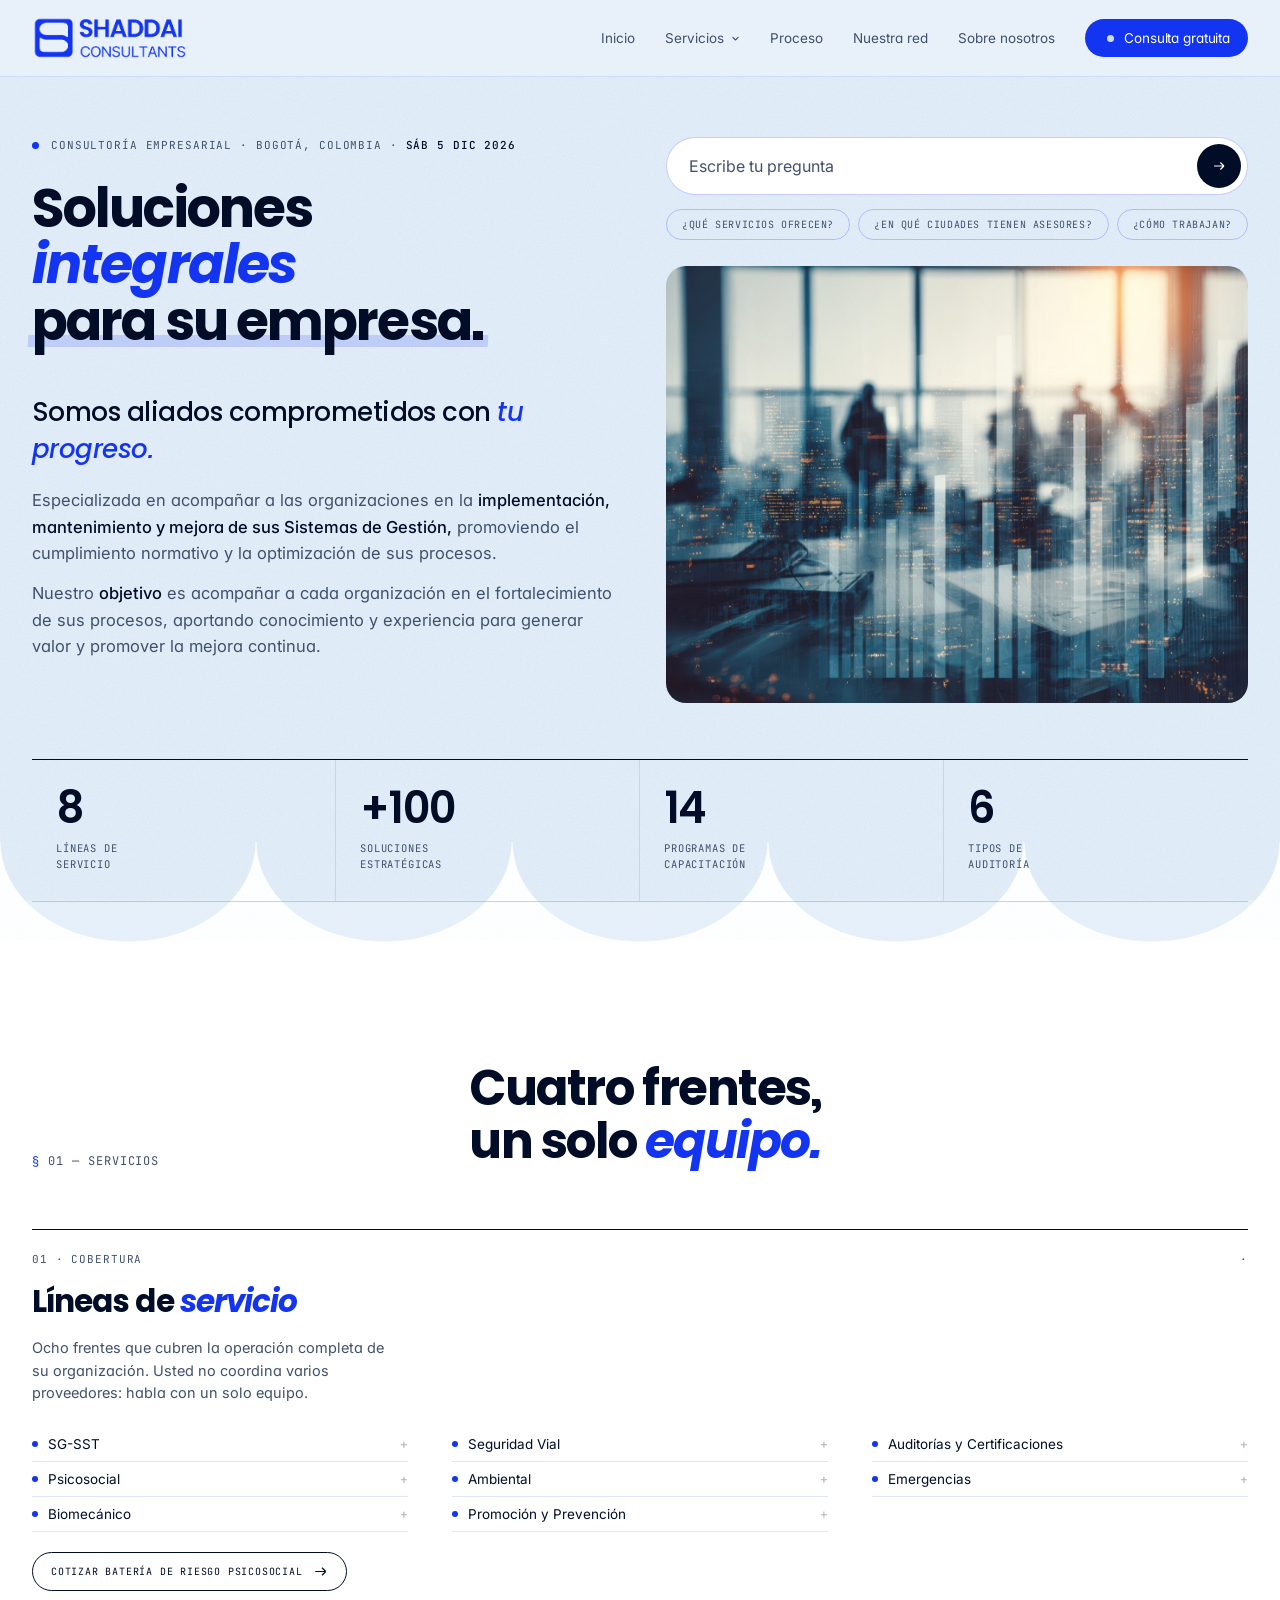
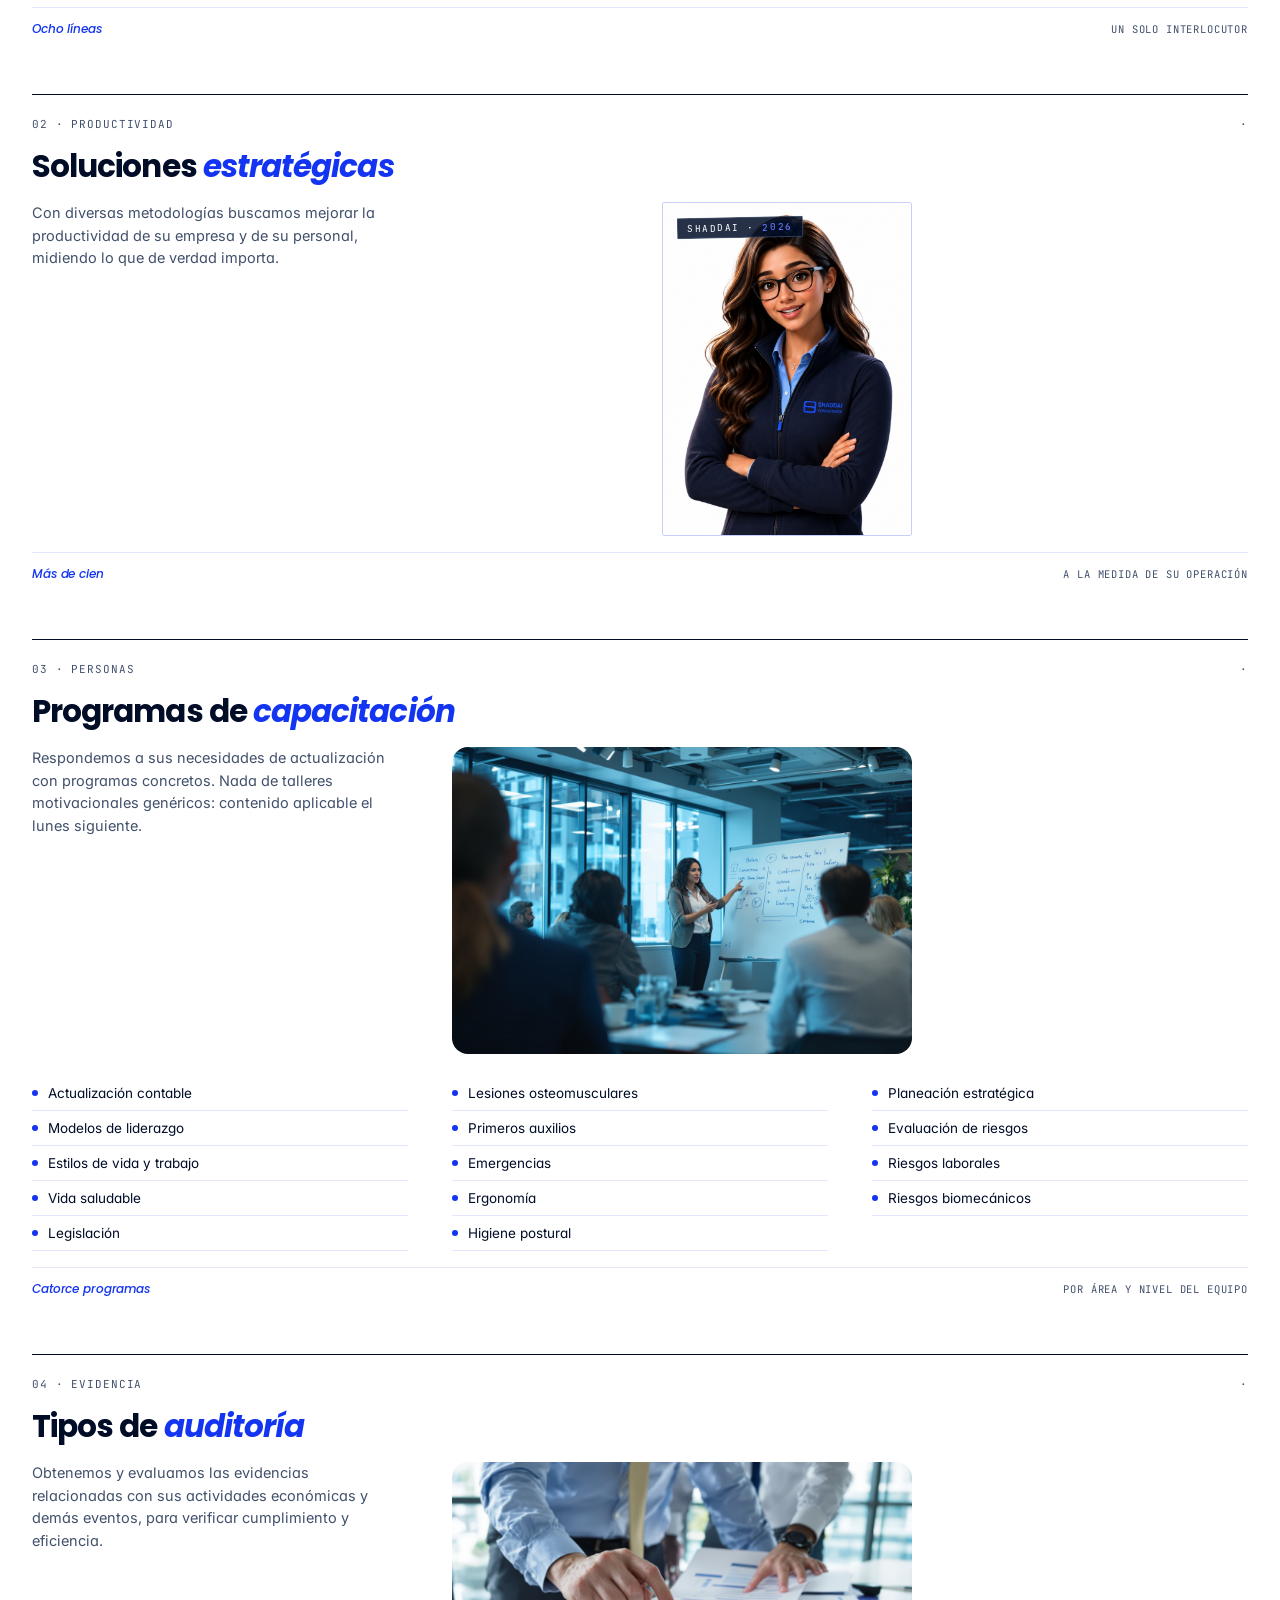
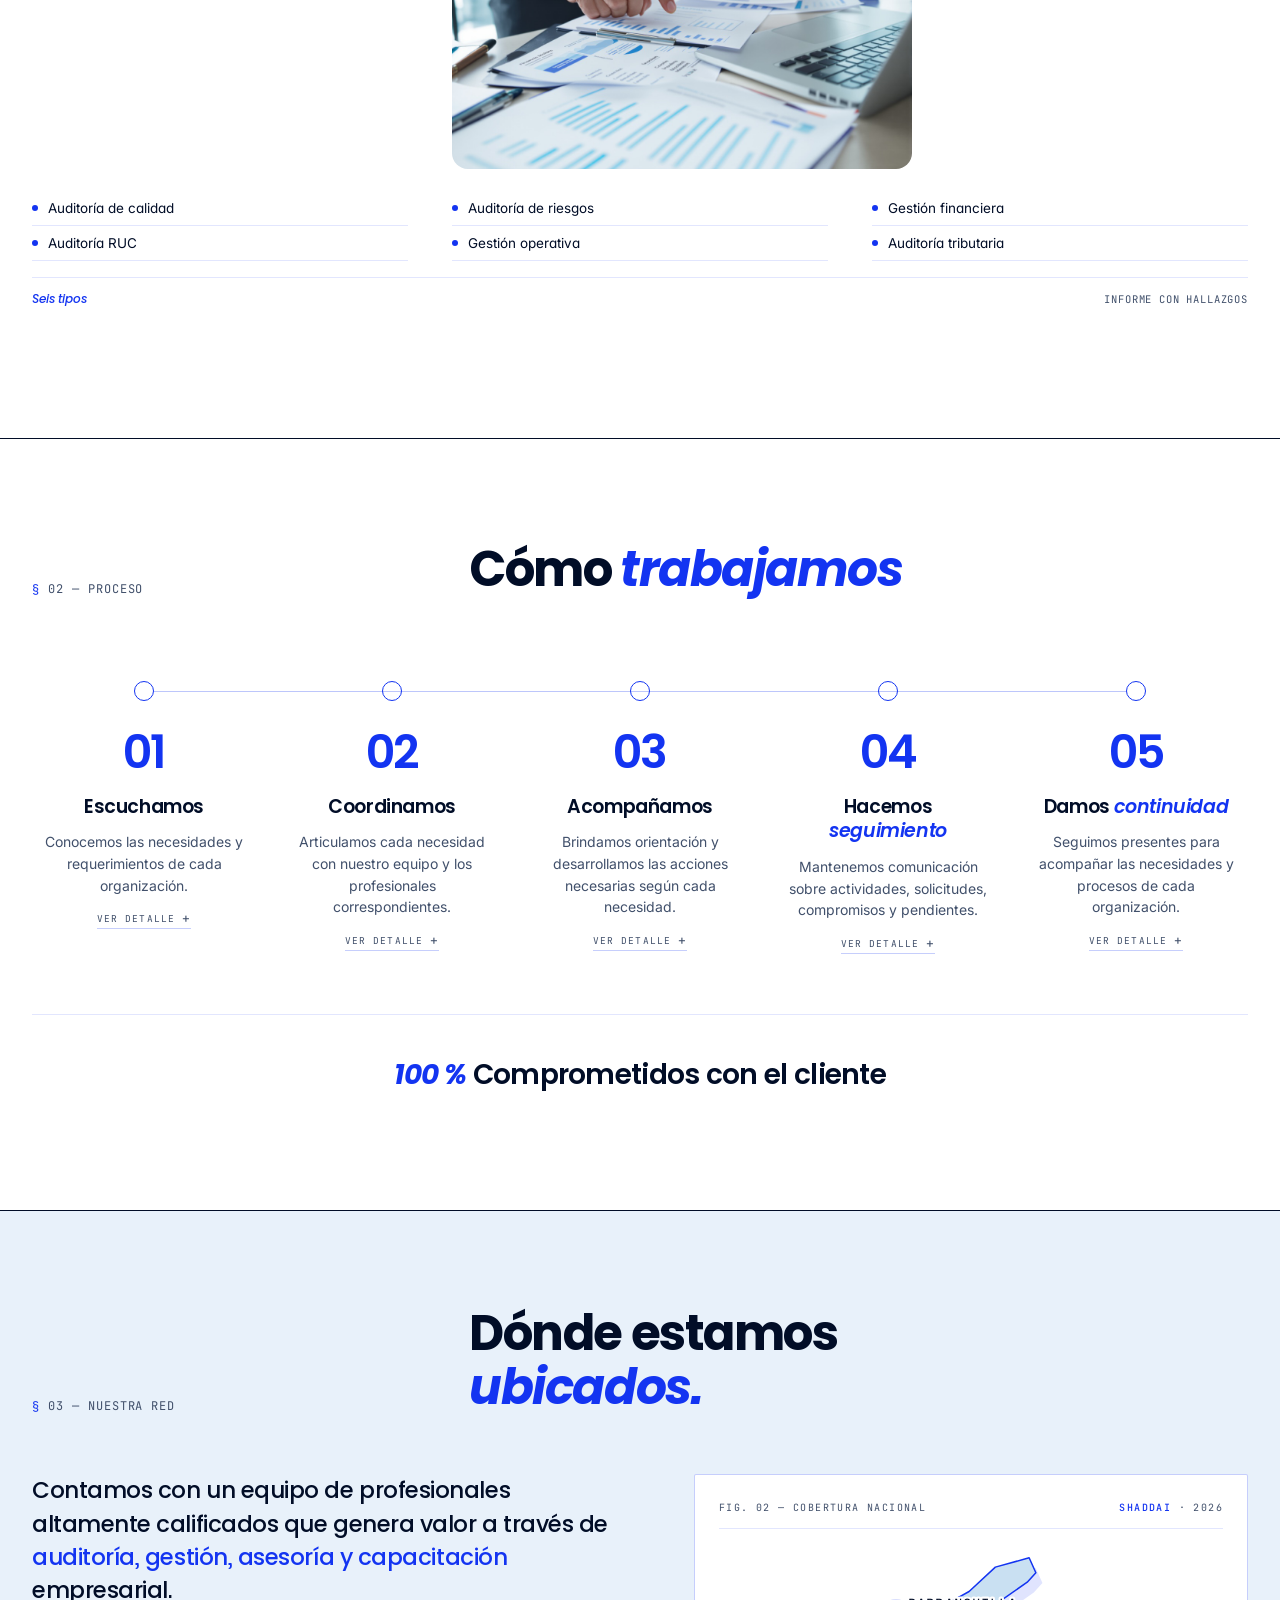
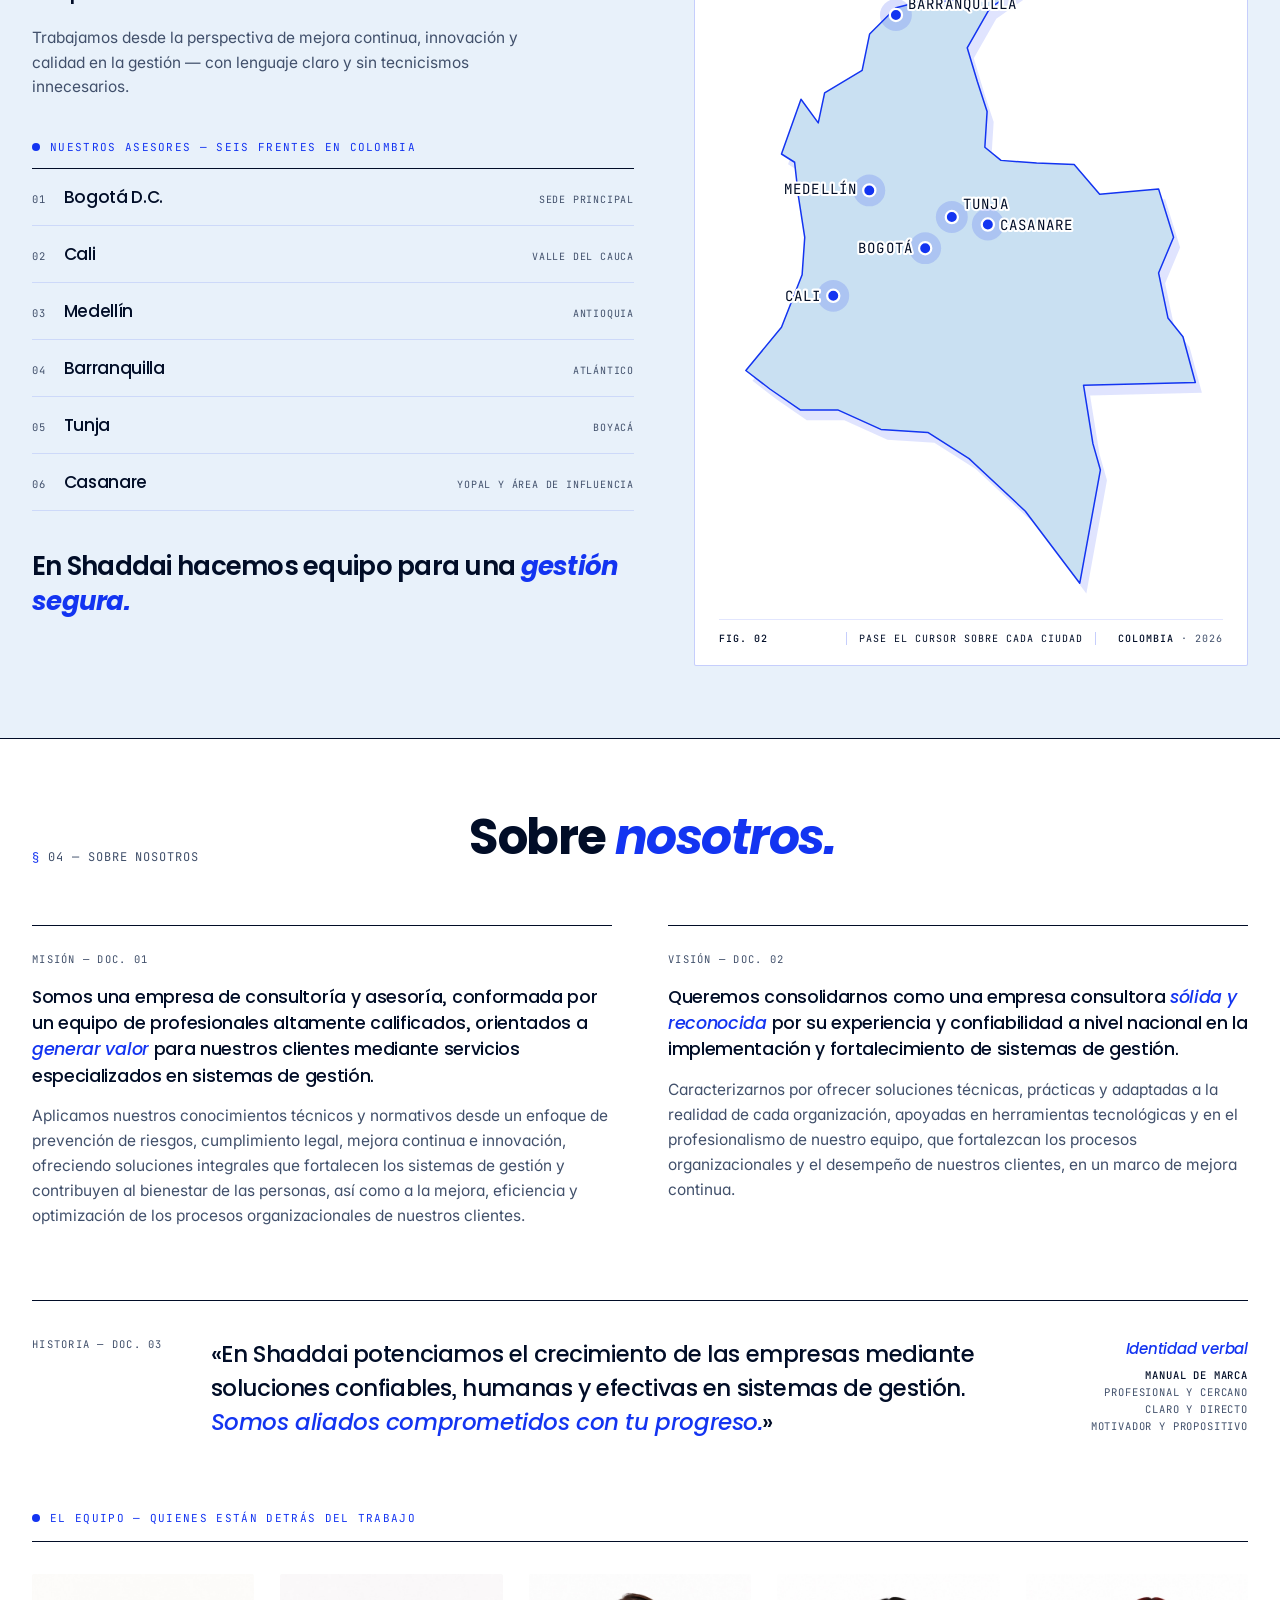
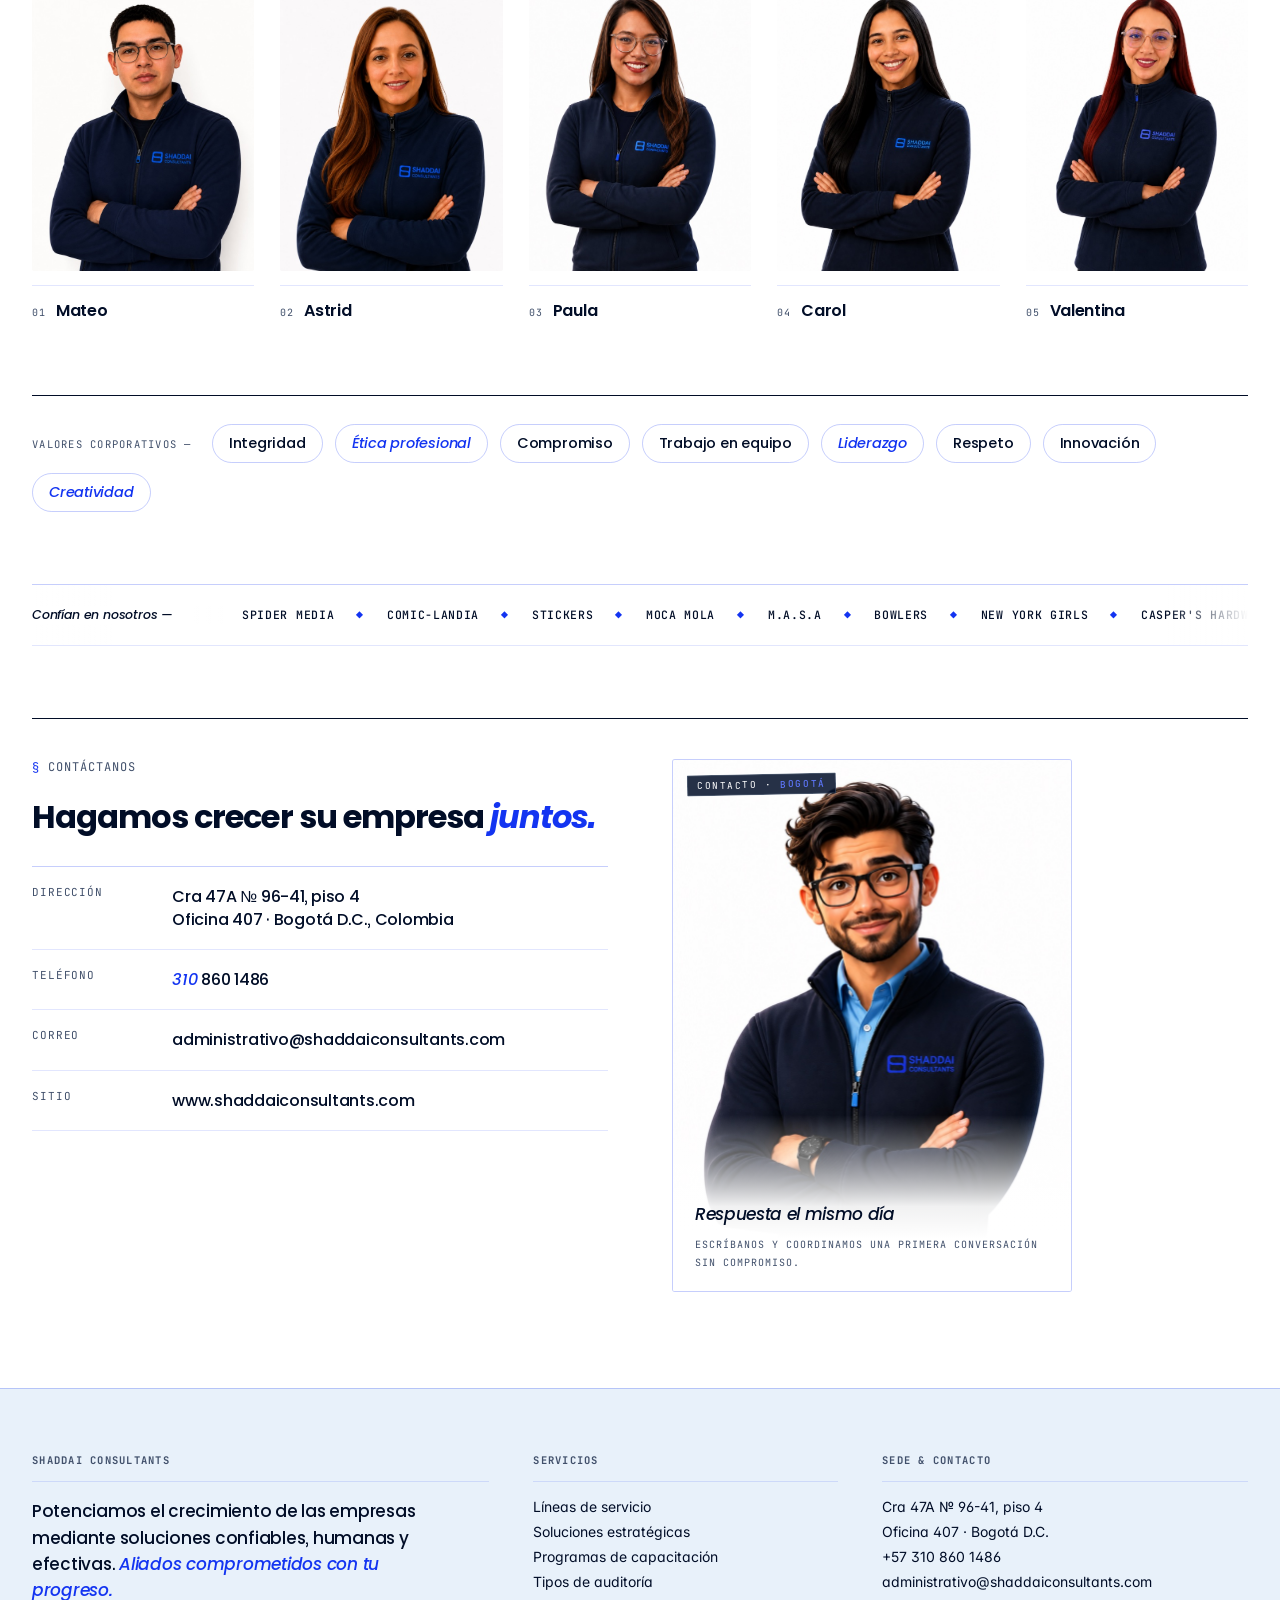
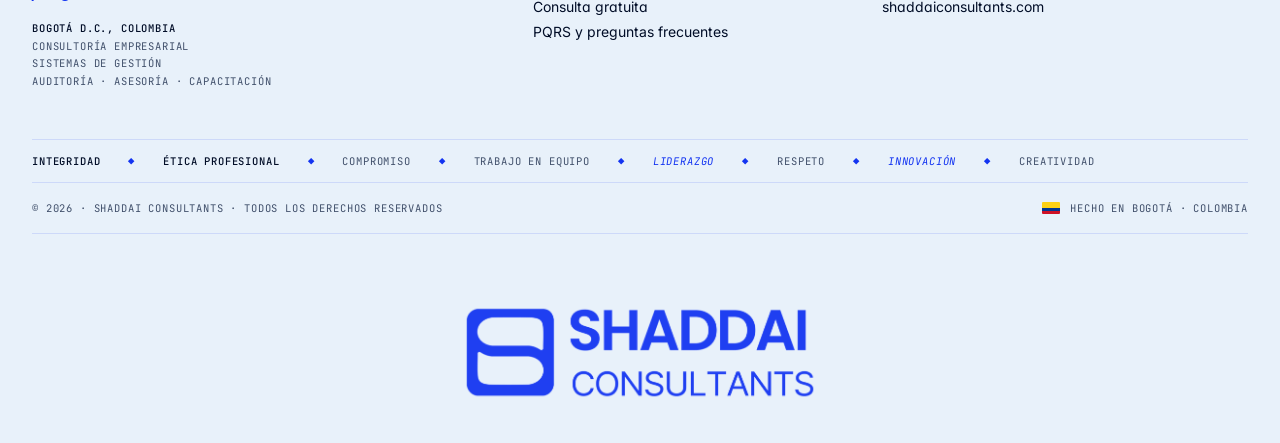
<file: index.html>
<!doctype html>
<html lang="es">
<head>
<meta charset="utf-8" />
<meta name="viewport" content="width=device-width, initial-scale=1" />
<title>Shaddai Consultants — Consultoría empresarial y sistemas de gestión</title>
<meta name="description" content="Auditorías, gestión, asesoría y capacitaciones para empresas colombianas. Somos aliados comprometidos con tu progreso. Bogotá, Colombia." />
<meta name="theme-color" content="#1334f1" />
<link rel="icon" type="image/png" sizes="32x32" href="./assets/favicon-32.png">
<link rel="apple-touch-icon" href="./assets/favicon-180.png">
<link rel="preconnect" href="https://fonts.googleapis.com">
<link rel="preconnect" href="https://fonts.gstatic.com" crossorigin>
<link href="https://fonts.googleapis.com/css2?family=Poppins:ital,wght@0,400;0,500;0,600;0,700;1,400;1,500;1,600;1,700&family=Inter:wght@300;400;500;600&family=JetBrains+Mono:wght@400;500&display=swap" rel="stylesheet">
<link rel="stylesheet" href="./estilos.css?v=8">
<noscript><style>
  .reveal{opacity:1 !important;transform:none !important;filter:none !important}
  h1.head .line{overflow:visible !important}
  h1.head .line > .lin{transform:none !important;opacity:1 !important}
  .head-underline > .lin::after{transform:skewX(-3deg) scaleX(1) !important}
  .rule-print{width:100% !important}
  .chart-group{opacity:1 !important;transform:none !important}
  .chart-line,.chart-line-shaddai{stroke-dashoffset:0 !important}
  .chart-area{opacity:.07 !important}.chart-area-shaddai{opacity:.09 !important}
</style></noscript>
</head>
<body>

<header class="nav">
  <div class="wrap nav-row">
    <a href="#" aria-label="Shaddai Consultants"><img src="./assets/logo-azul.png" alt="Shaddai Consultants" class="logo"></a>
    <nav class="nav-links" id="navPrincipal" aria-label="Principal">
      <a href="#inicio">Inicio</a>
      <div class="nav-item">
        <a href="#servicios">Servicios
          <svg class="caret" viewBox="0 0 12 12" fill="none" aria-hidden="true"><path d="M2.5 4.5L6 8l3.5-3.5" stroke="currentColor" stroke-width="1.5" stroke-linecap="round" stroke-linejoin="round"/></svg>
        </a>
        <div class="nav-drop">
          <div class="nav-drop-card">
            <span class="lbl">Cotizar en línea</span>
            <button type="button" data-abrir-bateria>
              <span>Batería de riesgo psicosocial
                <span class="sub">Valor por batería · Colombia</span>
              </span>
              <svg class="arrow" viewBox="0 0 20 20" fill="none"><path d="M3 10h14m0 0l-5-5m5 5l-5 5" stroke="currentColor" stroke-width="1.6"/></svg>
            </button>
          </div>
        </div>
      </div>
      <a href="#proceso">Proceso</a>
      <a href="#red">Nuestra red</a>
      <a href="#nosotros">Sobre nosotros</a>
      <a href="./consulta.html" target="_blank" rel="noopener" class="cta-pill"><span class="dot"></span>Consulta gratuita</a>
    </nav>
    <a href="tel:+573108601486" class="nav-phone" aria-label="Llamar a Shaddai Consultants">
      <span class="pulse"></span>310 860 1486
    </a>
    <button type="button" class="nav-toggle" aria-label="Abrir menú" aria-expanded="false" aria-controls="navPrincipal">
      <span></span><span></span><span></span>
    </button>
  </div>
</header>

<main>

  <!-- ═══ INICIO ═══ -->
  <section class="hero" id="inicio" style="border-top:none"
           data-buscar="que es shaddai consultoria asesoria especializada sistemas de gestion cumplimiento normativo quienes son objetivo">
    <div class="wrap">
      <div class="hero-grid2">

        <div class="hero-col-left">
          <div class="hero-head-col">
            <div class="eyebrow">
              <span class="pulse"></span>
              <span class="t">Consultoría empresarial · Bogotá, Colombia · <b id="live-date-text">—</b></span>
            </div>
            <h1 class="head display" id="hero-head">
              <span class="line"><span class="lin" style="--i:0">Soluciones</span></span>
              <span class="line"><span class="lin" style="--i:1"><em>integrales</em></span></span>
              <span class="line head-underline"><span class="lin" style="--i:2">para su empresa.</span></span>
            </h1>
          </div>
          <div class="hero-intro">
            <p class="hero-lead">Somos aliados comprometidos con <em>tu progreso.</em></p>
            <div class="hero-copy">
              <p>Especializada en acompañar a las organizaciones en la <b>implementación, mantenimiento y mejora de sus Sistemas de Gestión,</b> promoviendo el cumplimiento normativo y la optimización de sus procesos.</p>
              <p>Nuestro <b>objetivo</b> es acompañar a cada organización en el fortalecimiento de sus procesos, aportando conocimiento y experiencia para generar valor y promover la mejora continua.</p>
            </div>
          </div>
        </div>

        <div class="hero-col-right">
          <div class="ask">
            <form class="ask-form" id="askForm" role="search">
              <label class="sr-only" for="askInput">Escriba su pregunta sobre Shaddai Consultants</label>
              <input id="askInput" type="search" placeholder="Escribe tu pregunta" autocomplete="off" enterkeyhint="search">
              <button type="submit" aria-label="Buscar en la página">
                <svg class="arrow" viewBox="0 0 20 20" fill="none"><path d="M3 10h14m0 0l-5-5m5 5l-5 5" stroke="currentColor" stroke-width="1.7"/></svg>
              </button>
            </form>
            <div class="ask-tips">
              <button type="button" class="ask-tip">¿Qué servicios ofrecen?</button>
              <button type="button" class="ask-tip">¿En qué ciudades tienen asesores?</button>
              <button type="button" class="ask-tip">¿Cómo trabajan?</button>
            </div>
            <div class="ask-answer" id="askAnswer" role="status" aria-live="polite" hidden></div>
          </div>
          <!-- PROVISIONAL: imagen de archivo hasta escoger la definitiva con Isa -->
          <div class="hero-media">
            <img src="./assets/foto-equipo.jpg" alt="Consultoría empresarial — Shaddai Consultants, Bogotá">
          </div>
        </div>

      </div>

      <div class="figures reveal">
        <div class="fig">
          <div class="n"><span class="count" data-count-to="8">8</span></div>
          <span class="l">Líneas de<br>servicio</span>
        </div>
        <div class="fig">
          <div class="n">+<span class="count" data-count-to="100">100</span></div>
          <span class="l">Soluciones<br>estratégicas</span>
        </div>
        <div class="fig">
          <div class="n"><span class="count" data-count-to="14">14</span></div>
          <span class="l">Programas de<br>capacitación</span>
        </div>
        <div class="fig">
          <div class="n"><span class="count" data-count-to="6">6</span></div>
          <span class="l">Tipos de<br>auditoría</span>
        </div>
      </div>

    </div>
  </section>

  <!-- ═══ SERVICIOS ═══ -->
  <section id="servicios"
           data-buscar="servicios lineas de servicio sg-sst sgsst psicosocial biomecanico seguridad vial ambiental promocion prevencion emergencias capacitacion capacitaciones programas cursos auditoria auditorias tributaria calidad ruc riesgos soluciones estrategicas">
    <span class="rule-print"></span>
    <div class="wrap">
      <div class="sec-head reveal">
        <div class="sec-num">01 — Servicios</div>
        <h2 class="sec-title display">Cuatro frentes,<br>un solo <em>equipo.</em></h2>
      </div>

      <div class="services">
        <article class="svc reveal">
          <div class="tag"><span>01 · Cobertura</span><span>·</span></div>
          <h3 class="display">Líneas de <em>servicio</em></h3>
          <p>Ocho frentes que cubren la operación completa de su organización. Usted no coordina varios proveedores: habla con un solo equipo.</p>
          <ul class="cols">
            <li class="linea"><button type="button" data-linea="sgsst">SG-SST<span class="mas" aria-hidden="true">+</span></button></li>
            <li class="linea"><button type="button" data-linea="psicosocial">Psicosocial<span class="mas" aria-hidden="true">+</span></button></li>
            <li class="linea"><button type="button" data-linea="biomecanico">Biomecánico<span class="mas" aria-hidden="true">+</span></button></li>
            <li class="linea"><button type="button" data-linea="vial">Seguridad Vial<span class="mas" aria-hidden="true">+</span></button></li>
            <li class="linea"><button type="button" data-linea="ambiental">Ambiental<span class="mas" aria-hidden="true">+</span></button></li>
            <li class="linea"><button type="button" data-linea="pyp">Promoción y Prevención<span class="mas" aria-hidden="true">+</span></button></li>
            <li class="linea"><button type="button" data-linea="auditorias">Auditorías y Certificaciones<span class="mas" aria-hidden="true">+</span></button></li>
            <li class="linea"><button type="button" data-linea="emergencias">Emergencias<span class="mas" aria-hidden="true">+</span></button></li>
          </ul>
          <button type="button" class="svc-quote" data-abrir-bateria>
            Cotizar batería de riesgo psicosocial
            <svg class="arrow" viewBox="0 0 20 20" fill="none"><path d="M3 10h14m0 0l-5-5m5 5l-5 5" stroke="currentColor" stroke-width="1.6"/></svg>
          </button>
          <div class="cap"><span class="role">Ocho líneas</span><span>Un solo interlocutor</span></div>
        </article>

        <article class="svc reveal">
          <div class="tag"><span>02 · Productividad</span><span>·</span></div>
          <h3 class="display">Soluciones <em>estratégicas</em></h3>
          <div class="svc-split">
            <p>Con diversas metodologías buscamos mejorar la productividad de su empresa y de su personal, midiendo lo que de verdad importa.</p>
            <div class="svc-avatar">
              <div class="brand-plate has-avatar">
                <span class="stamp">Shaddai · <b>2026</b></span>
                <img class="brand-avatar" src="./assets/avatares/mujer.jpg" alt="Avatar de Shaddai Consultants" loading="lazy">
              </div>
            </div>
          </div>
          <div class="cap"><span class="role">Más de cien</span><span>A la medida de su operación</span></div>
        </article>

        <article class="svc reveal">
          <div class="tag"><span>03 · Personas</span><span>·</span></div>
          <h3 class="display">Programas de <em>capacitación</em></h3>
          <div class="svc-split">
            <p>Respondemos a sus necesidades de actualización con programas concretos. Nada de talleres motivacionales genéricos: contenido aplicable el lunes siguiente.</p>
            <figure class="svc-photo">
              <img src="./assets/foto-capacitacion.jpg" alt="Capacitación empresarial — facilitadora con un equipo de trabajo" loading="lazy" width="1200" height="800">
            </figure>
          </div>
          <ul class="cols">
            <li>Actualización contable</li>
            <li>Modelos de liderazgo</li>
            <li>Estilos de vida y trabajo</li>
            <li>Vida saludable</li>
            <li>Legislación</li>
            <li>Lesiones osteomusculares</li>
            <li>Primeros auxilios</li>
            <li>Emergencias</li>
            <li>Ergonomía</li>
            <li>Higiene postural</li>
            <li>Planeación estratégica</li>
            <li>Evaluación de riesgos</li>
            <li>Riesgos laborales</li>
            <li>Riesgos biomecánicos</li>
          </ul>
          <div class="cap"><span class="role">Catorce programas</span><span>Por área y nivel del equipo</span></div>
        </article>

        <article class="svc reveal">
          <div class="tag"><span>04 · Evidencia</span><span>·</span></div>
          <h3 class="display">Tipos de <em>auditoría</em></h3>
          <div class="svc-split">
            <p>Obtenemos y evaluamos las evidencias relacionadas con sus actividades económicas y demás eventos, para verificar cumplimiento y eficiencia.</p>
            <figure class="svc-photo">
              <img src="./assets/foto-auditoria.jpg" alt="Auditoría — revisión de informes y evidencias" loading="lazy" width="1200" height="800">
            </figure>
          </div>
          <ul class="cols">
            <li>Auditoría de calidad</li>
            <li>Auditoría RUC</li>
            <li>Auditoría de riesgos</li>
            <li>Gestión operativa</li>
            <li>Gestión financiera</li>
            <li>Auditoría tributaria</li>
          </ul>
          <div class="cap"><span class="role">Seis tipos</span><span>Informe con hallazgos</span></div>
        </article>
      </div>
    </div>
  </section>

  <!-- ═══ PROCESO ═══ -->
  <section id="proceso"
           data-buscar="proceso como trabajan trabajamos metodologia pasos etapas escuchamos coordinamos acompanamos seguimiento continuidad acompanamiento">
    <span class="rule-print"></span>
    <div class="wrap">
      <div class="sec-head reveal">
        <div class="sec-num">02 — Proceso</div>
        <h2 class="sec-title display">Cómo <em>trabajamos</em></h2>
      </div>

      <div class="process-flow reveal">
        <div class="flow-track"></div>
        <div class="flow-pulse"></div>

        <button class="fl-step" type="button" aria-controls="fl-detail" aria-expanded="false"
                data-icon="ic-escuchamos" data-title="Escuchamos"
                data-p1="Conocemos las necesidades y requerimientos de cada organización."
                data-p2="El punto de partida es comprender qué necesita el cliente y cuál es su situación.">
          <span class="fl-marker"></span>
          <span class="fl-num">01</span>
          <span class="fl-title">Escuchamos</span>
          <span class="fl-desc">Conocemos las necesidades y requerimientos de cada organización.</span>
          <span class="fl-more">Ver detalle</span>
        </button>

        <button class="fl-step" type="button" aria-controls="fl-detail" aria-expanded="false"
                data-icon="ic-coordinamos" data-title="Coordinamos"
                data-p1="Articulamos cada necesidad con nuestro equipo y los profesionales correspondientes."
                data-p2="La solicitud se gestiona internamente para dar respuesta de acuerdo con el requerimiento.">
          <span class="fl-marker"></span>
          <span class="fl-num">02</span>
          <span class="fl-title">Coordinamos</span>
          <span class="fl-desc">Articulamos cada necesidad con nuestro equipo y los profesionales correspondientes.</span>
          <span class="fl-more">Ver detalle</span>
        </button>

        <button class="fl-step" type="button" aria-controls="fl-detail" aria-expanded="false"
                data-icon="ic-acompanamos" data-title="Acompañamos"
                data-p1="Brindamos orientación y desarrollamos las acciones necesarias según cada necesidad."
                data-p2="Los profesionales de Shaddai trabajan junto al cliente durante el desarrollo de las actividades.">
          <span class="fl-marker"></span>
          <span class="fl-num">03</span>
          <span class="fl-title">Acompañamos</span>
          <span class="fl-desc">Brindamos orientación y desarrollamos las acciones necesarias según cada necesidad.</span>
          <span class="fl-more">Ver detalle</span>
        </button>

        <button class="fl-step" type="button" aria-controls="fl-detail" aria-expanded="false"
                data-icon="ic-seguimiento" data-title="Hacemos seguimiento"
                data-p1="Mantenemos comunicación sobre actividades, solicitudes, compromisos y pendientes."
                data-p2="El contacto permite conocer avances y dar seguimiento a las necesidades que surgen durante el proceso.">
          <span class="fl-marker"></span>
          <span class="fl-num">04</span>
          <span class="fl-title">Hacemos <em>seguimiento</em></span>
          <span class="fl-desc">Mantenemos comunicación sobre actividades, solicitudes, compromisos y pendientes.</span>
          <span class="fl-more">Ver detalle</span>
        </button>

        <button class="fl-step" type="button" aria-controls="fl-detail" aria-expanded="false"
                data-icon="ic-continuidad" data-title="Damos continuidad"
                data-p1="Seguimos presentes para acompañar las necesidades y procesos de cada organización."
                data-p2="Nuestro objetivo es construir una relación de acompañamiento que vaya más allá de una actividad puntual.">
          <span class="fl-marker"></span>
          <span class="fl-num">05</span>
          <span class="fl-title">Damos <em>continuidad</em></span>
          <span class="fl-desc">Seguimos presentes para acompañar las necesidades y procesos de cada organización.</span>
          <span class="fl-more">Ver detalle</span>
        </button>
      </div>

      <div class="fl-detail" id="fl-detail" hidden>
        <div class="fl-detail-art">
          <svg class="fl-ico" viewBox="0 0 64 64" aria-hidden="true"><use href="#ic-escuchamos"></use></svg>
        </div>
        <div class="fl-detail-txt">
          <div class="fl-detail-num">Paso 01 — Proceso Shaddai</div>
          <h3 class="display"></h3>
          <p class="p1"></p>
          <p class="p2"></p>
        </div>
        <button type="button" class="fl-detail-close" aria-label="Cerrar detalle">Cerrar ✕</button>
      </div>

      <p class="proceso-footer reveal"><em>100 %</em> Comprometidos con el cliente</p>
    </div>

    <!-- Ilustraciones del proceso (sprite SVG) -->
    <svg width="0" height="0" style="position:absolute" aria-hidden="true" focusable="false"><defs>
      <symbol id="ic-escuchamos" viewBox="0 0 64 64">
        <path d="M13 35v-4a19 19 0 0 1 38 0v4"/>
        <rect x="6" y="34" width="13" height="17" rx="6.5"/>
        <rect x="45" y="34" width="13" height="17" rx="6.5"/>
        <path d="M51 51v1.5a6.5 6.5 0 0 1-6.5 6.5H36"/>
      </symbol>
      <symbol id="ic-coordinamos" viewBox="0 0 64 64">
        <circle cx="32" cy="32" r="8"/>
        <circle cx="32" cy="9" r="5.5"/><circle cx="11" cy="48" r="5.5"/><circle cx="53" cy="48" r="5.5"/>
        <path d="M32 14.5v9.5M26 37 15.5 43M38 37l10.5 6"/>
      </symbol>
      <symbol id="ic-acompanamos" viewBox="0 0 64 64">
        <circle cx="21" cy="19" r="7.5"/><path d="M8 52v-5a13 13 0 0 1 26 0v5"/>
        <circle cx="45" cy="24" r="6.5"/><path d="M35 52v-4a11 11 0 0 1 22 0v4"/>
      </symbol>
      <symbol id="ic-seguimiento" viewBox="0 0 64 64">
        <rect x="11" y="8" width="42" height="48" rx="4"/>
        <path d="M19 23.5l3.5 3.5 7-7"/><path d="M35 25h11"/>
        <path d="M19 40.5l3.5 3.5 7-7"/><path d="M35 42h11"/>
      </symbol>
      <symbol id="ic-continuidad" viewBox="0 0 64 64">
        <path d="M52 32a20 20 0 1 1-6-14.2"/>
        <path d="M48 6v13H35"/>
        <circle cx="32" cy="32" r="4.5"/>
      </symbol>
    </defs></svg>
  </section>

  <!-- ═══ COBERTURA ═══ -->
  <section id="red"
           data-buscar="cobertura red nacional ciudades ciudad donde estan ubicados ubicacion sedes asesores bogota cali medellin barranquilla tunja casanare colombia">
    <span class="rule-print"></span>
    <div class="wrap">
      <div class="sec-head reveal">
        <div class="sec-num">03 — Nuestra red</div>
        <h2 class="sec-title display">Dónde estamos<br><em>ubicados.</em></h2>
      </div>

      <div class="cob-grid">
        <div class="cob-copy reveal">
          <p class="cob-lead">Contamos con un equipo de profesionales altamente calificados que genera valor a través de <b>auditoría, gestión, asesoría y capacitación</b> empresarial.</p>
          <p class="cob-body">Trabajamos desde la perspectiva de mejora continua, innovación y calidad en la gestión — con lenguaje claro y sin tecnicismos innecesarios.</p>

          <div class="cob-kicker"><span class="pin"></span>Nuestros asesores — seis frentes en Colombia</div>
          <ol class="cob-cities" aria-label="Ciudades con presencia de asesores">
            <li><button type="button" data-city="bogota"><span class="ci">01</span><span class="cn">Bogotá D.C.</span><span class="cd">Sede principal</span></button></li>
            <li><button type="button" data-city="cali"><span class="ci">02</span><span class="cn">Cali</span><span class="cd">Valle del Cauca</span></button></li>
            <li><button type="button" data-city="medellin"><span class="ci">03</span><span class="cn">Medellín</span><span class="cd">Antioquia</span></button></li>
            <li><button type="button" data-city="barranquilla"><span class="ci">04</span><span class="cn">Barranquilla</span><span class="cd">Atlántico</span></button></li>
            <li><button type="button" data-city="tunja"><span class="ci">05</span><span class="cn">Tunja</span><span class="cd">Boyacá</span></button></li>
            <li><button type="button" data-city="casanare"><span class="ci">06</span><span class="cn">Casanare</span><span class="cd">Yopal y área de influencia</span></button></li>
          </ol>

          <p class="cob-cta">En Shaddai hacemos equipo para una <em>gestión segura.</em></p>
        </div>

        <div class="cob-map reveal">
          <div class="map-plate" id="mapPlate">
            <div class="plate-hd">
              <span>Fig. 02 — Cobertura nacional</span>
              <span><b>Shaddai</b> · 2026</span>
            </div>
            <svg class="co-map" viewBox="26 22 520 710" xmlns="http://www.w3.org/2000/svg" role="img"
                 aria-label="Mapa de Colombia con las ciudades donde Shaddai Consultants tiene asesores: Bogotá, Cali, Medellín, Barranquilla, Tunja y Casanare">
              <path class="co-shadow" d="M104.8 192.8L123.2 218L130 186L170 162L178 123.2L206 95.2L231.2 88.8L266 88L284 78L312 52L348 42L355.2 58L346 68L306 96L282 138L292.8 174L303.2 206L300.8 244L318 258L356 260.8L396 262.4L423.2 294L486 288.4L502 340L486 378L496 426L512 446L525.2 494.8L406 497.6L416 560L424 588L402 708.8L344 632L284 576L240 548L190 544.8L144 524L104 524L72 502L46 482L84 436L106 380L108.8 340L102 296L98 260L84 251.2Z"/>
              <path class="co-land" d="M104.8 192.8L123.2 218L130 186L170 162L178 123.2L206 95.2L231.2 88.8L266 88L284 78L312 52L348 42L355.2 58L346 68L306 96L282 138L292.8 174L303.2 206L300.8 244L318 258L356 260.8L396 262.4L423.2 294L486 288.4L502 340L486 378L496 426L512 446L525.2 494.8L406 497.6L416 560L424 588L402 708.8L344 632L284 576L240 548L190 544.8L144 524L104 524L72 502L46 482L84 436L106 380L108.8 340L102 296L98 260L84 251.2Z"/>

              <g class="co-pins">
                <g class="co-pin" id="pin-barranquilla" transform="translate(206,103)" tabindex="0" role="img" aria-label="Barranquilla, Atlántico" style="--d:0s">
                  <circle class="co-halo" r="17"/><circle class="co-dot" r="6.5"/>
                  <text class="co-label" x="13" y="-6" text-anchor="start">Barranquilla</text>
                </g>
                <g class="co-pin" id="pin-medellin" transform="translate(177.6,290)" tabindex="0" role="img" aria-label="Medellín, Antioquia" style="--d:.5s">
                  <circle class="co-halo" r="17"/><circle class="co-dot" r="6.5"/>
                  <text class="co-label" x="-13" y="4" text-anchor="end">Medellín</text>
                </g>
                <g class="co-pin" id="pin-tunja" transform="translate(265.6,318.4)" tabindex="0" role="img" aria-label="Tunja, Boyacá" style="--d:1s">
                  <circle class="co-halo" r="17"/><circle class="co-dot" r="6.5"/>
                  <text class="co-label" x="12" y="-9" text-anchor="start">Tunja</text>
                </g>
                <g class="co-pin" id="pin-casanare" transform="translate(304,326.4)" tabindex="0" role="img" aria-label="Casanare, Yopal" style="--d:1.5s">
                  <circle class="co-halo" r="17"/><circle class="co-dot" r="6.5"/>
                  <text class="co-label" x="13" y="6" text-anchor="start">Casanare</text>
                </g>
                <g class="co-pin" id="pin-bogota" transform="translate(237.2,351.6)" tabindex="0" role="img" aria-label="Bogotá D.C., sede principal" style="--d:2s">
                  <circle class="co-halo" r="17"/><circle class="co-dot" r="6.5"/>
                  <text class="co-label" x="-13" y="5" text-anchor="end">Bogotá</text>
                </g>
                <g class="co-pin" id="pin-cali" transform="translate(139.2,402.4)" tabindex="0" role="img" aria-label="Cali, Valle del Cauca" style="--d:2.5s">
                  <circle class="co-halo" r="17"/><circle class="co-dot" r="6.5"/>
                  <text class="co-label" x="-13" y="5" text-anchor="end">Cali</text>
                </g>
              </g>
            </svg>
            <div class="map-foot">
              <span class="l"><b>Fig. 02</b></span>
              <span class="mid">Pase el cursor sobre cada ciudad</span>
              <span class="r"><b>Colombia</b> · 2026</span>
            </div>
          </div>
        </div>
      </div>
    </div>
  </section>

  <!-- ═══ NOSOTROS ═══ -->
  <section id="nosotros"
           data-buscar="nosotros equipo quienes somos mision vision historia valores contacto contactanos direccion telefono telefonos correo correos email escribir llamar oficina mateo astrid paula carol valentina">
    <span class="rule-print"></span>
    <div class="wrap">
      <div class="sec-head reveal">
        <div class="sec-num">04 — Sobre nosotros</div>
        <h2 class="sec-title display">Sobre <em>nosotros.</em></h2>
      </div>

      <div class="quotes">
        <div class="ident reveal">
          <article class="ident-block">
            <div class="num">Misión — Doc. 01</div>
            <p>Somos una empresa de consultoría y asesoría, conformada por un equipo de profesionales altamente calificados, orientados a <em>generar valor</em> para nuestros clientes mediante servicios especializados en sistemas de gestión.</p>
            <p>Aplicamos nuestros conocimientos técnicos y normativos desde un enfoque de prevención de riesgos, cumplimiento legal, mejora continua e innovación, ofreciendo soluciones integrales que fortalecen los sistemas de gestión y contribuyen al bienestar de las personas, así como a la mejora, eficiencia y optimización de los procesos organizacionales de nuestros clientes.</p>
          </article>
          <article class="ident-block">
            <div class="num">Visión — Doc. 02</div>
            <p>Queremos consolidarnos como una empresa consultora <em>sólida y reconocida</em> por su experiencia y confiabilidad a nivel nacional en la implementación y fortalecimiento de sistemas de gestión.</p>
            <p>Caracterizarnos por ofrecer soluciones técnicas, prácticas y adaptadas a la realidad de cada organización, apoyadas en herramientas tecnológicas y en el profesionalismo de nuestro equipo, que fortalezcan los procesos organizacionales y el desempeño de nuestros clientes, en un marco de mejora continua.</p>
          </article>
        </div>

        <div class="q-typo reveal">
          <div class="num">Historia — Doc. 03</div>
          <blockquote class="display">
            «En Shaddai potenciamos el crecimiento de las empresas mediante soluciones confiables, humanas y efectivas en sistemas de gestión. <em>Somos aliados comprometidos con tu progreso.</em>»
          </blockquote>
          <div class="badge">
            <span class="name">Identidad verbal</span>
            <b>Manual de marca</b><br>
            Profesional y cercano<br>
            Claro y directo<br>
            Motivador y propositivo
          </div>
        </div>

        <!-- Equipo · ./assets/equipo/ son los avatares de ./assets/avatares/ al tamaño de la cuadrícula -->
        <div class="team-block reveal">
          <div class="team-kicker"><span class="pin"></span>El equipo — quienes están detrás del trabajo</div>
          <div class="team">
            <figure class="member">
              <div class="member-photo">
                <img src="./assets/equipo/mateo.jpg" alt="Mateo — equipo Shaddai Consultants" loading="lazy">
              </div>
              <figcaption><span class="mi">01</span><span class="mn">Mateo</span></figcaption>
            </figure>
            <figure class="member">
              <div class="member-photo">
                <img src="./assets/equipo/astrid.jpg" alt="Astrid — equipo Shaddai Consultants" loading="lazy">
              </div>
              <figcaption><span class="mi">02</span><span class="mn">Astrid</span></figcaption>
            </figure>
            <figure class="member">
              <div class="member-photo">
                <img src="./assets/equipo/paula.jpg" alt="Paula — equipo Shaddai Consultants" loading="lazy">
              </div>
              <figcaption><span class="mi">03</span><span class="mn">Paula</span></figcaption>
            </figure>
            <figure class="member">
              <div class="member-photo">
                <img src="./assets/equipo/carol.jpg" alt="Carol — equipo Shaddai Consultants" loading="lazy">
              </div>
              <figcaption><span class="mi">04</span><span class="mn">Carol</span></figcaption>
            </figure>
            <figure class="member">
              <div class="member-photo">
                <img src="./assets/equipo/valentina.jpg" alt="Valentina — equipo Shaddai Consultants" loading="lazy">
              </div>
              <figcaption><span class="mi">05</span><span class="mn">Valentina</span></figcaption>
            </figure>
          </div>
        </div>

        <div class="reveal">
          <div class="valores">
            <span class="vlbl">Valores corporativos —</span>
            <span class="v">Integridad</span>
            <span class="v">Ética profesional</span>
            <span class="v">Compromiso</span>
            <span class="v">Trabajo en equipo</span>
            <span class="v">Liderazgo</span>
            <span class="v">Respeto</span>
            <span class="v">Innovación</span>
            <span class="v">Creatividad</span>
          </div>
        </div>

        <div class="voices reveal" aria-label="Empresas que confían en Shaddai Consultants">
          <span class="lbl-fixed">Confían en nosotros —</span>
          <div class="voices-track" aria-hidden="true">
            <span><b>Spider Media</b></span><span class="sep">◆</span>
            <span><b>Comic-Landia</b></span><span class="sep">◆</span>
            <span><b>Stickers</b></span><span class="sep">◆</span>
            <span><b>Moca Mola</b></span><span class="sep">◆</span>
            <span><b>M.A.S.A</b></span><span class="sep">◆</span>
            <span><b>Bowlers</b></span><span class="sep">◆</span>
            <span><b>New York Girls</b></span><span class="sep">◆</span>
            <span><b>Casper's Hardware</b></span><span class="sep">◆</span>
            <span><b>Spider Media</b></span><span class="sep">◆</span>
            <span><b>Comic-Landia</b></span><span class="sep">◆</span>
            <span><b>Stickers</b></span><span class="sep">◆</span>
            <span><b>Moca Mola</b></span><span class="sep">◆</span>
            <span><b>M.A.S.A</b></span><span class="sep">◆</span>
            <span><b>Bowlers</b></span><span class="sep">◆</span>
            <span><b>New York Girls</b></span><span class="sep">◆</span>
            <span><b>Casper's Hardware</b></span><span class="sep">◆</span>
          </div>
        </div>

        <div class="about-contact reveal">
          <div class="contact">
        <div class="contact-info reveal">
          <div class="sec-num" style="margin-bottom:24px">Contáctanos</div>
          <h3 class="display">Hagamos crecer su empresa <em>juntos.</em></h3>
          <dl>
            <dt>Dirección</dt>
            <dd>Cra 47A № 96-41, piso 4<br>Oficina 407 · Bogotá D.C., Colombia</dd>
            <dt>Teléfono</dt>
            <dd>
              <a href="tel:+573108601486"><em>310</em> 860 1486</a>
            </dd>
            <dt>Correo</dt>
            <dd>
              <a href="mailto:administrativo@shaddaiconsultants.com" style="font-size:16px">administrativo@shaddaiconsultants.com</a>
            </dd>
            <dt>Sitio</dt>
            <dd><a href="https://www.shaddaiconsultants.com" style="font-size:16px">www.shaddaiconsultants.com</a></dd>
          </dl>
        </div>

        <div class="brand-plate has-avatar reveal">
          <span class="stamp">Contacto · <b>Bogotá</b></span>
          <img class="brand-avatar" src="./assets/avatares/hombre.jpg" alt="Avatar de Shaddai Consultants" loading="lazy">
          <div class="brand-plate-cap">
            <b>Respuesta el mismo día</b>
            <span>Escríbanos y coordinamos una primera conversación sin compromiso.</span>
          </div>
          </div>
          </div>
        </div>
      </div>
    </div>
  </section>

  <!-- ═══ CONSULTA GRATUITA ═══ -->

</main>

<footer>
  <div class="wrap">
    <div class="colofon">
      <div>
        <h5>Shaddai Consultants</h5>
        <p class="pitch">Potenciamos el crecimiento de las empresas mediante soluciones confiables, humanas y efectivas. <em>Aliados comprometidos con tu progreso.</em></p>
        <div class="credits">
          <b>Bogotá D.C., Colombia</b><br>
          Consultoría empresarial<br>
          Sistemas de gestión<br>
          Auditoría · Asesoría · Capacitación
        </div>
      </div>
      <div>
        <h5>Servicios</h5>
        <ul>
          <li><a href="#servicios">Líneas de servicio</a></li>
          <li><a href="#servicios">Soluciones estratégicas</a></li>
          <li><a href="#servicios">Programas de capacitación</a></li>
          <li><a href="#servicios">Tipos de auditoría</a></li>
          <li><a href="./consulta.html" target="_blank" rel="noopener">Consulta gratuita</a></li>
          <li><button type="button" class="lnk" data-abrir-pqrs>PQRS y preguntas frecuentes</button></li>
        </ul>
      </div>
      <div>
        <h5>Sede &amp; contacto</h5>
        <ul>
          <li>Cra 47A № 96-41, piso 4</li>
          <li>Oficina 407 · Bogotá D.C.</li>
          <li><a href="tel:+573108601486">+57 310 860 1486</a></li>
          <li><a href="mailto:administrativo@shaddaiconsultants.com">administrativo@shaddaiconsultants.com</a></li>
          <li><a href="https://www.shaddaiconsultants.com">shaddaiconsultants.com</a></li>
        </ul>
      </div>
    </div>

    <div class="compliance" aria-label="Valores corporativos">
      <span><b>Integridad</b></span><span class="sep">◆</span>
      <span><b>Ética profesional</b></span><span class="sep">◆</span>
      <span>Compromiso</span><span class="sep">◆</span>
      <span>Trabajo en equipo</span><span class="sep">◆</span>
      <span><i>Liderazgo</i></span><span class="sep">◆</span>
      <span>Respeto</span><span class="sep">◆</span>
      <span><i>Innovación</i></span><span class="sep">◆</span>
      <span>Creatividad</span>
    </div>

    <div class="foot-bottom">
      <span>© <span id="anio">2026</span> · Shaddai Consultants · Todos los derechos reservados</span>
      <span class="colombia"><span class="flag"></span>Hecho en Bogotá · Colombia</span>
    </div>

    <div class="masthead-logo"><img src="./assets/logo-azul.png" alt="Shaddai Consultants" /></div>
  </div>
</footer>

<div class="m-cta" role="complementary" aria-label="Acciones rápidas">
  <div class="lhs">
    <span class="a">Consulta gratuita</span>
    <span class="b">Respuesta hoy · Bogotá</span>
  </div>
  <div class="rhs">
    <a href="tel:+573108601486" class="tel" aria-label="Llamar +57 310 860 1486">
      <svg viewBox="0 0 24 24" fill="none" stroke="currentColor" stroke-width="1.8" stroke-linecap="round" stroke-linejoin="round"><path d="M22 16.92v3a2 2 0 0 1-2.18 2 19.79 19.79 0 0 1-8.63-3.07 19.5 19.5 0 0 1-6-6 19.79 19.79 0 0 1-3.07-8.67A2 2 0 0 1 4.11 2h3a2 2 0 0 1 2 1.72c.13.96.37 1.9.72 2.81a2 2 0 0 1-.45 2.11L8.09 9.91a16 16 0 0 0 6 6l1.27-1.27a2 2 0 0 1 2.11-.45c.91.35 1.85.59 2.81.72A2 2 0 0 1 22 16.92z"/></svg>
    </a>
    <a href="./consulta.html" target="_blank" rel="noopener" class="go">Agendar
      <svg class="arrow" viewBox="0 0 20 20" fill="none"><path d="M3 10h14m0 0l-5-5m5 5l-5 5" stroke="currentColor" stroke-width="1.6"/></svg>
    </a>
  </div>
</div>


<!-- ═══ MODAL · LÍNEAS DE SERVICIO ═══ -->
<div class="mdl" id="mdlLinea" hidden role="dialog" aria-modal="true" aria-labelledby="mdlLineaTitulo">
  <div class="mdl-back" data-cerrar></div>
  <div class="mdl-card" role="document">
    <button type="button" class="mdl-close" data-cerrar aria-label="Cerrar">
      <svg viewBox="0 0 20 20" fill="none" aria-hidden="true"><path d="M5 5l10 10M15 5L5 15" stroke="currentColor" stroke-width="1.8" stroke-linecap="round"/></svg>
    </button>

    <div class="mdl-kicker"><span class="pin"></span><span id="mdlLineaNum">01 / 08 — Líneas de servicio</span></div>
    <h3 class="display" id="mdlLineaTitulo"></h3>
    <p class="mdl-def" id="mdlLineaTexto"></p>

    <div class="lin-nav">
      <button type="button" class="ant" id="lineaAnterior">
        <span class="d">← Anterior</span>
        <b></b>
      </button>
      <button type="button" class="sig" id="lineaSiguiente">
        <span class="d">Siguiente →</span>
        <b></b>
      </button>
    </div>

    <div class="qz-actions">
      <button type="button" class="go" id="lineaCotizar" hidden>
        Cotizar la batería psicosocial
        <svg class="arrow" viewBox="0 0 20 20" fill="none"><path d="M3 10h14m0 0l-5-5m5 5l-5 5" stroke="currentColor" stroke-width="1.6"/></svg>
      </button>
      <a class="alt" href="./consulta.html" target="_blank" rel="noopener" data-cerrar>Hablar con un asesor</a>
    </div>
  </div>
</div>

<!-- ═══ MODAL · PQRS Y PREGUNTAS FRECUENTES ═══ -->
<div class="mdl" id="mdlPqrs" hidden role="dialog" aria-modal="true" aria-labelledby="mdlPqrsTitulo">
  <div class="mdl-back" data-cerrar></div>
  <div class="mdl-card" role="document">
    <button type="button" class="mdl-close" data-cerrar aria-label="Cerrar">
      <svg viewBox="0 0 20 20" fill="none" aria-hidden="true"><path d="M5 5l10 10M15 5L5 15" stroke="currentColor" stroke-width="1.8" stroke-linecap="round"/></svg>
    </button>

    <div class="mdl-kicker"><span class="pin"></span><span>PQRS · Atención al usuario</span></div>
    <h3 class="display" id="mdlPqrsTitulo">Peticiones, quejas,<br>reclamos y <em>sugerencias</em></h3>
    <p class="mdl-def">Aquí resolvemos las dudas más frecuentes sobre nuestros servicios. Si su caso no aparece o quiere radicar una petición, queja, reclamo o sugerencia, puede escribirnos desde el botón del final.</p>

    <hr class="mdl-sep">

    <div class="faq" id="faqLista">

      <div class="faq-item">
        <button type="button" class="faq-q" aria-expanded="false">
          <span>¿Cómo radico una PQRS?</span>
          <span class="faq-ico" aria-hidden="true"></span>
        </button>
        <div class="faq-a" hidden>
          <p>Escríbanos a <a href="mailto:administrativo@shaddaiconsultants.com">administrativo@shaddaiconsultants.com</a> indicando su nombre, la empresa, un teléfono de contacto y el detalle del caso. También puede llamarnos al <a href="tel:+573108601486">310 860 1486</a>. Le responderemos por el mismo canal por el que nos escriba.</p>
        </div>
      </div>

      <div class="faq-item">
        <button type="button" class="faq-q" aria-expanded="false">
          <span>¿Qué servicios presta Shaddai?</span>
          <span class="faq-ico" aria-hidden="true"></span>
        </button>
        <div class="faq-a" hidden>
          <p>Trabajamos ocho líneas de servicio: SG-SST, Psicosocial, Biomecánico, Seguridad Vial, Ambiental, Promoción y Prevención, Auditorías y Certificaciones, y Emergencias. En la sección <b>Servicios</b> puede abrir cada línea y ver en detalle qué incluye.</p>
        </div>
      </div>

      <div class="faq-item">
        <button type="button" class="faq-q" aria-expanded="false">
          <span>¿En qué ciudades trabajan?</span>
          <span class="faq-ico" aria-hidden="true"></span>
        </button>
        <div class="faq-a" hidden>
          <p>Tenemos asesores en <b>Bogotá, Cali, Medellín, Barranquilla, Tunja y Casanare</b>. Nuestra sede principal está en Bogotá, en la Cra 47A № 96-41, piso 4, oficina 407. Puede verlo en el mapa de la sección <b>Nuestra red</b>.</p>
        </div>
      </div>

      <div class="faq-item">
        <button type="button" class="faq-q" aria-expanded="false">
          <span>¿La primera consulta tiene costo?</span>
          <span class="faq-ico" aria-hidden="true"></span>
        </button>
        <div class="faq-a" hidden>
          <p>No. La primera consulta es <b>gratuita y sin compromiso</b>: es un diagnóstico inicial para entender dónde está su empresa y qué necesita. Puede solicitarla desde el botón <b>Consulta gratuita</b> del menú.</p>
        </div>
      </div>

      <div class="faq-item">
        <button type="button" class="faq-q" aria-expanded="false">
          <span>¿Cómo es el proceso de trabajo?</span>
          <span class="faq-ico" aria-hidden="true"></span>
        </button>
        <div class="faq-a" hidden>
          <p>Son cinco momentos: <b>escuchamos</b> su necesidad, <b>coordinamos</b> el equipo y los profesionales que corresponden, <b>acompañamos</b> el desarrollo de las actividades, <b>hacemos seguimiento</b> a compromisos y pendientes, y <b>damos continuidad</b> más allá de la actividad puntual. Está explicado paso a paso en la sección <b>Proceso</b>.</p>
        </div>
      </div>

      <div class="faq-item">
        <button type="button" class="faq-q" aria-expanded="false">
          <span>¿Qué es la batería de riesgo psicosocial y quién puede aplicarla?</span>
          <span class="faq-ico" aria-hidden="true"></span>
        </button>
        <div class="faq-a" hidden>
          <p>Es el conjunto de instrumentos con los que se evalúan las condiciones intralaborales, extralaborales y los efectos del estrés sobre las personas de una organización. <b>Su aplicación es obligatoria en Colombia</b> y debe realizarla un <b>psicólogo especialista en seguridad y salud en el trabajo con licencia vigente</b>, que entrega el informe con los resultados y el plan de intervención.</p>
          <p><button type="button" class="faq-link" data-ir-bateria>Cotizar la batería en línea →</button></p>
        </div>
      </div>

      <div class="faq-item">
        <button type="button" class="faq-q" aria-expanded="false">
          <span>¿Cuánto cuesta la batería psicosocial?</span>
          <span class="faq-ico" aria-hidden="true"></span>
        </button>
        <div class="faq-a" hidden>
          <p>El valor por batería depende del volumen: <b>$50.000</b> de 1 a 19 baterías, <b>$40.000</b> de 20 a 30, y <b>$35.000</b> a partir de 31. Son valores de referencia: la cotización final se confirma según la ciudad, el número de sedes y la modalidad de aplicación.</p>
        </div>
      </div>

      <div class="faq-item">
        <button type="button" class="faq-q" aria-expanded="false">
          <span>¿Dictan capacitaciones?</span>
          <span class="faq-ico" aria-hidden="true"></span>
        </button>
        <div class="faq-a" hidden>
          <p>Sí. Tenemos <b>14 programas</b> diseñados por área y nivel del equipo, entre ellos primeros auxilios, emergencias, ergonomía, higiene postural, riesgos laborales, modelos de liderazgo y actualización contable. La lista completa está en <b>Servicios</b>.</p>
        </div>
      </div>

      <div class="faq-item">
        <button type="button" class="faq-q" aria-expanded="false">
          <span>¿Qué hacen con mis datos personales?</span>
          <span class="faq-ico" aria-hidden="true"></span>
        </button>
        <div class="faq-a" hidden>
          <p>Los datos que nos deja en los formularios se usan <b>únicamente</b> para contactarlo sobre Shaddai Consultants, conforme a la Ley 1581 de 2012 de Habeas Data. Si quiere conocer, actualizar o suprimir su información, puede solicitarlo por los mismos canales de PQRS.</p>
          <p><button type="button" class="faq-link" data-aviso>Leer el aviso de privacidad completo →</button></p>
        </div>
      </div>

    </div>

    <div class="qz-actions">
      <button type="button" class="go" id="pqrsEnviar">
        Radicar una PQRS
        <svg class="arrow" viewBox="0 0 20 20" fill="none"><path d="M3 10h14m0 0l-5-5m5 5l-5 5" stroke="currentColor" stroke-width="1.6"/></svg>
      </button>
      <a class="alt" href="./consulta.html" target="_blank" rel="noopener" data-cerrar>Hablar con un asesor</a>
    </div>
  </div>
</div>

<!-- ═══ MODAL · BATERÍA DE RIESGO PSICOSOCIAL ═══ -->
<div class="mdl" id="mdlBateria" hidden role="dialog" aria-modal="true" aria-labelledby="mdlBateriaTitulo">
  <div class="mdl-back" data-cerrar></div>
  <div class="mdl-card" role="document">
    <button type="button" class="mdl-close" data-cerrar aria-label="Cerrar">
      <svg viewBox="0 0 20 20" fill="none" aria-hidden="true"><path d="M5 5l10 10M15 5L5 15" stroke="currentColor" stroke-width="1.8" stroke-linecap="round"/></svg>
    </button>

    <div class="mdl-kicker"><span class="pin"></span><span>Línea psicosocial</span></div>
    <h3 class="display" id="mdlBateriaTitulo">Batería de <em>riesgo psicosocial</em></h3>
    <!-- Arranca al abrir el modal (ver abrirCotizador); preload="none" para no bajar 4 MB con la página -->
    <div class="mdl-video-wrap">
      <video class="mdl-video" id="qzVideo" src="./assets/video/bateria-psicosocial.mp4" poster="./assets/video/bateria-psicosocial.jpg"
             controls playsinline preload="none" width="1920" height="1080" aria-label="Video: servicio psicosocial de Shaddai Consultants"></video>
      <!-- Aparece al terminar el video -->
      <div class="video-fin" id="qzVideoFin" hidden>
        <p class="video-fin-t" role="status">¿Quiere aplicar la batería en su empresa?</p>
        <a class="video-fin-wa" href="https://wa.me/573108601486?text=Hola%2C%20acabo%20de%20ver%20el%20video%20de%20la%20bater%C3%ADa%20de%20riesgo%20psicosocial%20y%20quiero%20hablar%20con%20un%20asesor."
           target="_blank" rel="noopener">
          <svg viewBox="0 0 24 24" fill="currentColor" aria-hidden="true"><path d="M12.04 2C6.58 2 2.13 6.45 2.13 11.91c0 1.75.46 3.45 1.32 4.95L2.05 22l5.25-1.38a9.9 9.9 0 0 0 4.74 1.21h.01c5.46 0 9.91-4.45 9.91-9.91 0-2.65-1.03-5.14-2.9-7.01A9.82 9.82 0 0 0 12.04 2zm0 18.15h-.01a8.23 8.23 0 0 1-4.19-1.15l-.3-.18-3.12.82.83-3.04-.2-.31a8.2 8.2 0 0 1-1.26-4.38c0-4.54 3.7-8.24 8.25-8.24 2.2 0 4.27.86 5.82 2.42a8.18 8.18 0 0 1 2.41 5.83c0 4.54-3.7 8.23-8.23 8.23zm4.52-6.16c-.25-.12-1.47-.72-1.69-.81-.23-.08-.39-.12-.56.13-.16.25-.64.81-.79.97-.14.17-.29.19-.54.06-.25-.12-1.05-.39-1.99-1.23-.74-.66-1.23-1.47-1.38-1.72-.14-.25-.02-.38.11-.5.11-.11.25-.29.37-.43.13-.15.17-.25.25-.42.08-.16.04-.31-.02-.43-.06-.12-.56-1.34-.76-1.84-.2-.48-.41-.42-.56-.43h-.48c-.17 0-.43.06-.66.31-.22.25-.86.85-.86 2.07 0 1.22.89 2.4 1.01 2.56.12.17 1.75 2.67 4.23 3.74.59.26 1.05.41 1.41.52.59.19 1.13.16 1.56.1.48-.07 1.47-.6 1.67-1.18.21-.58.21-1.07.14-1.18-.06-.1-.22-.16-.47-.28z"/></svg>
          Hablar ahora con un asesor
        </a>
        <button type="button" class="video-fin-otra" id="qzVideoOtra">Ver de nuevo</button>
      </div>
    </div>
    <p class="mdl-def">La batería de riesgo psicosocial es el conjunto de instrumentos con los que se evalúan las <b>condiciones intralaborales, extralaborales y los efectos del estrés</b> sobre las personas de una organización. Su aplicación es obligatoria en Colombia y debe realizarla un <b>psicólogo especialista en seguridad y salud en el trabajo con licencia vigente</b>, que entrega el informe con los resultados y el plan de intervención.</p>

    <hr class="mdl-sep">

    <div class="qz-head">
      <span class="t">Cotizador · ¿cuántas baterías va a aplicar?</span>
      <span>Valores en pesos colombianos</span>
    </div>

    <div class="qz-input">
      <button type="button" class="step" id="qzMenos" aria-label="Restar una batería">−</button>
      <label class="sr-only" for="qzCantidad">Cantidad de baterías</label>
      <input id="qzCantidad" type="number" inputmode="numeric" min="1" max="99999" step="1" value="10">
      <button type="button" class="step" id="qzMas" aria-label="Sumar una batería">+</button>
    </div>

    <div class="qz-chips" role="group" aria-label="Cantidades frecuentes">
      <button type="button" class="qz-chip" data-cant="5" aria-pressed="false">5</button>
      <button type="button" class="qz-chip" data-cant="10" aria-pressed="false">10</button>
      <button type="button" class="qz-chip" data-cant="20" aria-pressed="false">20</button>
      <button type="button" class="qz-chip" data-cant="30" aria-pressed="false">30</button>
      <button type="button" class="qz-chip" data-cant="50" aria-pressed="false">50</button>
      <button type="button" class="qz-chip" data-cant="100" aria-pressed="false">100</button>
    </div>

    <div class="qz-out" role="status" aria-live="polite">
      <div>
        <span class="k">Valor por batería</span>
        <span class="v" id="qzUnitario">$50.000<small id="qzRango">1 – 19 baterías</small></span>
      </div>
      <div class="tot">
        <span class="k">Total estimado</span>
        <span class="v" id="qzTotal">$500.000</span>
      </div>
    </div>

    <ul class="qz-tab" id="qzTarifas" aria-label="Tarifas por volumen">
      <li data-tramo="0"><span>1 – 19 baterías</span><span class="p">$50.000 c/u</span></li>
      <li data-tramo="1"><span>20 – 30 baterías</span><span class="p">$40.000 c/u</span></li>
      <li data-tramo="2"><span>Más de 30 baterías</span><span class="p">$35.000 c/u</span></li>
    </ul>

    <p class="qz-note">Valores de referencia por batería aplicada. La cotización final se confirma según ciudad, número de sedes y modalidad de aplicación.</p>

    <div class="qz-actions">
      <button type="button" class="go" id="qzEnviar">
        Solicitar esta cotización
        <svg class="arrow" viewBox="0 0 20 20" fill="none"><path d="M3 10h14m0 0l-5-5m5 5l-5 5" stroke="currentColor" stroke-width="1.6"/></svg>
      </button>
      <a class="alt" href="./consulta.html" target="_blank" rel="noopener" data-cerrar>Hablar con un asesor</a>
    </div>
  </div>
</div>

<script src="./aviso.js?v=2"></script>
<script>
(function(){
  var prefersReduced = window.matchMedia('(prefers-reduced-motion: reduce)').matches;

  /* Fecha viva del eyebrow */
  (function(){
    var dias=['Dom','Lun','Mar','Mié','Jue','Vie','Sáb'];
    var meses=['ene','feb','mar','abr','may','jun','jul','ago','sep','oct','nov','dic'];
    function upd(){
      var d=new Date();
      var el=document.getElementById('live-date-text');
      if(el) el.textContent = dias[d.getDay()]+' '+d.getDate()+' '+meses[d.getMonth()]+' '+d.getFullYear();
    }
    upd(); setInterval(upd, 60000);
    var y=document.getElementById('anio'); if(y) y.textContent=new Date().getFullYear();
  })();

  /* Menú móvil: el botón despliega los enlaces bajo el header */
  (function(){
    var hdr=document.querySelector('header.nav'), btn=hdr && hdr.querySelector('.nav-toggle');
    if(!btn) return;
    function cerrar(){ hdr.classList.remove('nav-open'); btn.setAttribute('aria-expanded','false'); btn.setAttribute('aria-label','Abrir menú'); }
    btn.addEventListener('click',function(){
      var abierto=hdr.classList.toggle('nav-open');
      btn.setAttribute('aria-expanded',abierto?'true':'false');
      btn.setAttribute('aria-label',abierto?'Cerrar menú':'Abrir menú');
    });
    hdr.querySelectorAll('.nav-links a').forEach(function(a){ a.addEventListener('click',cerrar); });
    document.addEventListener('keydown',function(e){ if(e.key==='Escape') cerrar(); });
  })();

  /* Reveal al hacer scroll */
  if(!prefersReduced && 'IntersectionObserver' in window){
    var io = new IntersectionObserver(function(entries){
      entries.forEach(function(e){
        if(e.isIntersecting){ e.target.classList.add('is-in'); io.unobserve(e.target); }
      });
    },{threshold:0.12, rootMargin:'0px 0px -8% 0px'});
    document.querySelectorAll('.reveal, section').forEach(function(n){ io.observe(n); });
  } else {
    document.querySelectorAll('.reveal, section').forEach(function(n){ n.classList.add('is-in'); });
  }

  /* Contadores */
  function easeOut(t){ return 1 - Math.pow(1-t, 3); }
  function formatNum(val, format){
    val = Math.round(val);
    if(format==='thousand') return val.toString().replace(/\B(?=(\d{3})+(?!\d))/g, '.');
    return String(val);
  }
  function runCount(node){
    if(node.dataset.done) return;
    node.dataset.done='1';
    var to = parseFloat(node.dataset.countTo || node.textContent);
    var suffix = node.dataset.suffix || '';
    var fmt = node.dataset.format || '';
    if(prefersReduced){ node.innerHTML = formatNum(to, fmt) + suffix; return; }
    var dur = Math.min(1600, 700 + Math.sqrt(to)*45);
    var start = performance.now();
    function tick(now){
      var p = Math.min(1, (now-start)/dur);
      node.innerHTML = formatNum(easeOut(p)*to, fmt) + suffix;
      if(p<1) requestAnimationFrame(tick);
    }
    requestAnimationFrame(tick);
  }
  if('IntersectionObserver' in window){
    var ioCount = new IntersectionObserver(function(entries){
      entries.forEach(function(e){
        if(e.isIntersecting){ runCount(e.target); ioCount.unobserve(e.target); }
      });
    },{threshold:0.4});
    document.querySelectorAll('.count').forEach(function(n){
      n.innerHTML = formatNum(0, n.dataset.format||'') + (n.dataset.suffix||'');
      ioCount.observe(n);
    });
  }

  /* Reveal del H1 */
  function startHero(){
    document.body.classList.add('head-loaded');
    setTimeout(function(){ document.body.classList.add('head-finished'); }, prefersReduced ? 0 : 1300);
  }
  if(document.readyState==='complete'){ setTimeout(startHero, 60); }
  else { window.addEventListener('load', function(){ setTimeout(startHero, 60); }); }

  /* ——— Gráfica: dibujo, puntos y tooltips ——— */
  var plate = document.getElementById('chartPlate');
  if(plate){
    function revealChart(){
      plate.classList.add('is-in');
      plate.querySelectorAll('.chart-group').forEach(function(g){
        var delay = prefersReduced ? 0 : (parseInt(g.dataset.delay,10) || 0);
        setTimeout(function(){ g.classList.add('visible'); }, delay);
      });
    }
    if('IntersectionObserver' in window){
      var ioChart = new IntersectionObserver(function(entries){
        entries.forEach(function(e){ if(e.isIntersecting){ revealChart(); ioChart.unobserve(e.target); } });
      },{threshold:0.25});
      ioChart.observe(plate);
    } else { revealChart(); }

    var tip = document.createElement('div');
    tip.className = 'chart-tooltip';
    plate.style.position = 'relative';
    plate.appendChild(tip);

    plate.querySelectorAll('.chart-group[data-tooltip]').forEach(function(g){
      function show(){
        tip.textContent = g.dataset.tooltip;
        tip.classList.add('active');
        var r = g.getBoundingClientRect();
        var p = plate.getBoundingClientRect();
        var x = r.left - p.left + r.width/2 - tip.offsetWidth/2;
        x = Math.max(8, Math.min(x, p.width - tip.offsetWidth - 8));
        var y = r.top - p.top - tip.offsetHeight - 10;
        if(y < 4) y = r.top - p.top + r.height + 10;
        tip.style.left = x + 'px';
        tip.style.top  = y + 'px';
      }
      function hide(){ tip.classList.remove('active'); }
      g.addEventListener('mouseenter', show);
      g.addEventListener('mouseleave', hide);
      g.addEventListener('focus', show);
      g.addEventListener('blur', hide);
      g.setAttribute('tabindex','0');
    });
  }

  /* ——— Proceso: clic en un paso abre su ilustración y el texto completo ——— */
  (function(){
    var steps  = Array.prototype.slice.call(document.querySelectorAll('.fl-step'));
    var detail = document.getElementById('fl-detail');
    if(!steps.length || !detail) return;

    var ico   = detail.querySelector('use');
    var num   = detail.querySelector('.fl-detail-num');
    var title = detail.querySelector('h3');
    var p1    = detail.querySelector('.p1');
    var p2    = detail.querySelector('.p2');
    var close = detail.querySelector('.fl-detail-close');
    var open  = null;

    function reset(){
      steps.forEach(function(s){ s.classList.remove('active'); s.setAttribute('aria-expanded','false'); });
    }
    function hide(){ reset(); detail.hidden = true; open = null; }
    function show(step, i){
      reset();
      step.classList.add('active');
      step.setAttribute('aria-expanded','true');
      ico.setAttribute('href', '#' + step.dataset.icon);
      ico.setAttributeNS('http://www.w3.org/1999/xlink','xlink:href', '#' + step.dataset.icon);
      num.textContent   = 'Paso 0' + (i+1) + ' — Proceso Shaddai';
      title.textContent = step.dataset.title;
      p1.textContent    = step.dataset.p1;
      p2.textContent    = step.dataset.p2;
      detail.hidden = false;
      open = step;
    }
    steps.forEach(function(step, i){
      step.addEventListener('click', function(){ open === step ? hide() : show(step, i); });
    });
    if(close) close.addEventListener('click', hide);
    document.addEventListener('keydown', function(e){ if(e.key === 'Escape' && open) hide(); });
  })();

  /* ——— Cobertura: el listado de ciudades y los pines del mapa se resaltan juntos ——— */
  (function(){
    var btns = Array.prototype.slice.call(document.querySelectorAll('.cob-cities button'));
    var pins = Array.prototype.slice.call(document.querySelectorAll('.co-pin'));
    if(!btns.length || !pins.length) return;

    var pinned = null;

    function mark(id, on){
      var pin = document.getElementById('pin-' + id);
      var btn = document.querySelector('.cob-cities button[data-city="' + id + '"]');
      if(pin) pin.classList.toggle('active', on);
      if(btn) btn.classList.toggle('active', on);
    }
    function hover(id, on){ if(pinned !== id) mark(id, on); }
    function pin(id){
      if(pinned && pinned !== id) mark(pinned, false);
      pinned = (pinned === id) ? null : id;
      mark(id, pinned === id);
    }
    function wire(el, id, clickable){
      el.addEventListener('mouseenter', function(){ hover(id, true); });
      el.addEventListener('mouseleave', function(){ hover(id, false); });
      el.addEventListener('focus',      function(){ hover(id, true); });
      el.addEventListener('blur',       function(){ hover(id, false); });
      if(clickable) el.addEventListener('click', function(){ pin(id); });
    }
    btns.forEach(function(b){ wire(b, b.dataset.city, true); });
    pins.forEach(function(p){ wire(p, p.id.replace('pin-',''), true); });
  })();

  /* ——— Buscador del home: responde con el contenido de la propia página ——— */
  (function(){
    var form = document.getElementById('askForm');
    if(!form) return;
    var input = document.getElementById('askInput');
    var salida = document.getElementById('askAnswer');

    function normalizar(t){
      return t.toLowerCase().normalize('NFD').replace(/[̀-ͯ]/g,'');
    }

    /* El <br> del título pega las palabras si se lee con textContent */
    function textoDe(nodo){
      if(!nodo) return '';
      return nodo.innerHTML.replace(/<br\s*\/?>/gi,' ').replace(/<[^>]+>/g,'').replace(/\s+/g,' ').trim();
    }

    /* Índice: una entrada por sección */
    var indice = [].slice.call(document.querySelectorAll('main section')).map(function(sec){
      var titulo = textoDe(sec.querySelector('h1, h2')) || sec.id;
      /* Para mostrar: frases con cuerpo suficiente */
      var trozos = [].slice.call(sec.querySelectorAll('p, li, blockquote, dd, .fl-desc'))
        .map(function(n){ return n.textContent.replace(/\s+/g,' ').trim(); })
        .filter(function(t){ return t.length > 25; });
      /* Para buscar: todo el texto de la sección más los sinónimos declarados */
      var completo = sec.textContent.replace(/\s+/g,' ') + ' ' + titulo + ' ' + (sec.dataset.buscar || '');
      return { id: sec.id, titulo: titulo, trozos: trozos, texto: normalizar(completo) };
    }).filter(function(e){ return e.trozos.length; });

    /* La consulta gratuita salió a su propia página: entra al índice como destino externo */
    indice.push({
      id: 'consulta',
      href: './consulta.html',
      externo: true,
      titulo: 'Consulta gratuita',
      trozos: ['Su primera consulta es sin compromiso: una conversación para entender dónde está su empresa y qué necesita, y con qué podemos ayudarle.'],
      texto: normalizar('consulta gratuita consulta gratuita consulta sin compromiso agendar agenda agendamos agendar cita citas cita previa cita cotizacion cotizaciones cotizar cotizamos precio valor tarifa contactar contacto contactanos escribir escribanos formulario asesoria inicial asesoria diagnostico diagnostico inicial de su operacion primera conversacion reunion hablar con un asesor')
    });

    /* Raíz de la palabra: "trabajan" y "trabajamos" deben coincidir */
    function raiz(t){ return t.length > 6 ? t.slice(0, t.length - 2) : t; }

    /* Palabras que aparecen en casi cualquier pregunta y no discriminan */
    var vacias = {que:1,como:1,donde:1,cual:1,cuales:1,cuando:1,quien:1,quienes:1,por:1,para:1,con:1,los:1,las:1,del:1,una:1,uno:1,unos:1,unas:1,sus:1,son:1,esta:1,estan:1,tiene:1,tienen:1,hacen:1,hace:1,ofrecen:1,ofrece:1,puedo:1,quiero:1,ustedes:1,shaddai:1};

    function terminos(q){
      return normalizar(q).split(/[^a-z0-9ñ]+/).filter(function(t){
        return t.length > 2 && !vacias[t];
      });
    }

    function buscar(q){
      var ts = terminos(q);
      if(!ts.length) return null;
      var mejor = null;
      indice.forEach(function(e){
        var puntos = 0;
        ts.forEach(function(t){
          var r = raiz(t);
          var apariciones = e.texto.split(r).length - 1;
          if(apariciones) puntos += Math.min(apariciones, 4);
          if(normalizar(e.titulo).indexOf(r) !== -1) puntos += 3;
        });
        if(!mejor || puntos > mejor.puntos) mejor = { e: e, puntos: puntos, ts: ts };
      });
      return (mejor && mejor.puntos > 0) ? mejor : null;
    }

    /* El trozo de texto de la sección que más términos contiene */
    function mejorTrozo(e, ts){
      var top = e.trozos[0], mejor = -1;
      e.trozos.forEach(function(t){
        var n = normalizar(t), p = 0;
        ts.forEach(function(x){ if(n.indexOf(raiz(x)) !== -1) p++; });
        if(p > mejor){ mejor = p; top = t; }
      });
      return top;
    }

    function escapar(t){
      return t.replace(/&/g,'&amp;').replace(/</g,'&lt;').replace(/>/g,'&gt;');
    }
    function resaltar(t, ts){
      var out = escapar(t);
      ts.forEach(function(x){
        var r = raiz(x).replace(/[.*+?^${}()|[\]\\]/g,'\\$&');
        out = out.replace(new RegExp('(' + r + '[a-zA-ZáéíóúñÁÉÍÓÚÑ]*)', 'gi'), '<mark>$1</mark>');
      });
      return out;
    }

    function responder(q){
      var r = buscar(q);
      if(!r){
        salida.innerHTML = '<span class="lbl">Sin resultados</span>' +
          '<p>No encontramos eso en la página. Escríbanos y le respondemos directamente.</p>' +
          '<a class="go" href="#nosotros">Ir a Contáctanos →</a>';
      } else {
        var texto = mejorTrozo(r.e, r.ts);
        var destino = r.e.externo
          ? '<a class="go" href="' + r.e.href + '" target="_blank" rel="noopener">Abrir en una pestaña nueva →</a>'
          : '<a class="go" href="#' + r.e.id + '">Ver la sección →</a>';
        salida.innerHTML = '<span class="lbl">Encontrado en la página</span>' +
          '<span class="ttl">' + escapar(r.e.titulo) + '</span>' +
          '<p>' + resaltar(texto, r.ts) + '</p>' + destino;
      }
      salida.hidden = false;
    }

    form.addEventListener('submit', function(ev){
      ev.preventDefault();
      var q = input.value.trim();
      if(q) responder(q);
    });
    [].slice.call(document.querySelectorAll('.ask-tip')).forEach(function(b){
      b.addEventListener('click', function(){
        input.value = b.textContent.trim();
        responder(input.value);
      });
    });
    input.addEventListener('input', function(){
      if(!input.value.trim()) salida.hidden = true;
    });
  })();

  /* Modales — Escape, foco atrapado y scroll bloqueado; lo comparten todos los modales */
  var abrirCotizador = null;   /* lo publica el bloque de la batería para el enlace cruzado */

  function crearModal(el, alCerrar){
    var ultimoFoco = null;

    function enfocables(){
      return [].slice.call(el.querySelectorAll('button, a[href], input, select, textarea')).filter(function(f){
        return !f.disabled && !f.hidden && f.offsetParent !== null;
      });
    }

    function teclado(ev){
      if(ev.key === 'Escape'){ ev.preventDefault(); cerrar(); return; }
      if(ev.key !== 'Tab') return;
      var f = enfocables();
      if(!f.length) return;
      var primero = f[0], ultimo = f[f.length - 1];
      /* El foco puede estar en la tarjeta (modal de la batería): que Tab no se escape */
      if(f.indexOf(document.activeElement) === -1){ ev.preventDefault(); (ev.shiftKey ? ultimo : primero).focus(); return; }
      if(ev.shiftKey && document.activeElement === primero){ ev.preventDefault(); ultimo.focus(); }
      else if(!ev.shiftKey && document.activeElement === ultimo){ ev.preventDefault(); primero.focus(); }
    }

    function abrir(){
      ultimoFoco = document.activeElement;
      el.hidden = false;
      document.body.style.overflow = 'hidden';
      document.body.classList.add('mdl-abierto');
      el.querySelector('.mdl-card').scrollTop = 0;
      document.addEventListener('keydown', teclado);
    }

    function cerrar(){
      el.hidden = true;
      document.body.style.overflow = '';
      document.body.classList.remove('mdl-abierto');
      document.removeEventListener('keydown', teclado);
      if(alCerrar) alCerrar();
      if(ultimoFoco && ultimoFoco.focus) ultimoFoco.focus();
    }

    [].slice.call(el.querySelectorAll('[data-cerrar]')).forEach(function(b){
      b.addEventListener('click', function(){ cerrar(); });
    });

    return {abrir:abrir, cerrar:cerrar};
  }

  /* Batería de riesgo psicosocial — modal + cotizador */
  (function(){
    var mdl = document.getElementById('mdlBateria');
    if(!mdl) return;

    /* Único sitio donde viven los precios: cambiar aquí ajusta todo el cotizador */
    var TARIFAS = [
      {hasta:19,       precio:50000, rango:'1 – 19 baterías'},
      {hasta:30,       precio:40000, rango:'20 – 30 baterías'},
      {hasta:Infinity, precio:35000, rango:'Más de 30 baterías'}
    ];

    var campo    = document.getElementById('qzCantidad');
    var elUnit   = document.getElementById('qzUnitario');
    var elRango  = document.getElementById('qzRango');
    var elTotal  = document.getElementById('qzTotal');
    var filas    = [].slice.call(document.querySelectorAll('#qzTarifas li'));
    var chips    = [].slice.call(document.querySelectorAll('.qz-chip'));

    function pesos(n){ return '$' + Math.round(n).toLocaleString('es-CO'); }

    function cantidad(){
      var n = parseInt(campo.value, 10);
      if(isNaN(n) || n < 1) n = 1;
      if(n > 99999) n = 99999;
      return n;
    }

    function tramo(n){
      for(var i = 0; i < TARIFAS.length; i++){
        if(n <= TARIFAS[i].hasta) return i;
      }
      return TARIFAS.length - 1;
    }

    function calcular(){
      var n = cantidad();
      var i = tramo(n);
      var t = TARIFAS[i];
      elUnit.firstChild.nodeValue = pesos(t.precio);
      elRango.textContent = t.rango;
      elTotal.textContent = pesos(t.precio * n);
      filas.forEach(function(li, k){ li.classList.toggle('on', k === i); });
      chips.forEach(function(c){ c.setAttribute('aria-pressed', String(parseInt(c.dataset.cant, 10) === n)); });
    }

    function fijar(n){
      campo.value = n;
      calcular();
    }

    campo.addEventListener('input', calcular);
    campo.addEventListener('blur', function(){ fijar(cantidad()); });
    document.getElementById('qzMenos').addEventListener('click', function(){ fijar(Math.max(1, cantidad() - 1)); });
    document.getElementById('qzMas').addEventListener('click', function(){ fijar(cantidad() + 1); });
    chips.forEach(function(c){
      c.addEventListener('click', function(){ fijar(parseInt(c.dataset.cant, 10)); });
    });

    /* Manda la cotización por correo, igual que el formulario de contacto */
    document.getElementById('qzEnviar').addEventListener('click', function(){
     ShaddaiAviso.pedir(function(){
      var n = cantidad(), t = TARIFAS[tramo(n)];
      var cuerpo = [
        'Solicitud de cotización — Batería de riesgo psicosocial',
        '',
        'Cantidad de baterías: ' + n,
        'Tramo: ' + t.rango,
        'Valor por batería: ' + pesos(t.precio),
        'Total estimado: ' + pesos(t.precio * n),
        '',
        'Empresa: ',
        'Ciudad y número de sedes: ',
        'Teléfono de contacto: '
      ].join('\n');
      window.location.href = 'mailto:administrativo@shaddaiconsultants.com'
        + '?subject=' + encodeURIComponent('Cotización batería de riesgo psicosocial — ' + n + ' baterías')
        + '&body=' + encodeURIComponent(cuerpo);
     });
    });

    var video = document.getElementById('qzVideo');
    var videoFin = document.getElementById('qzVideoFin');
    var caja = crearModal(mdl, function(){ if(video) video.pause(); });

    /* Al terminar el video: botón para hablar con un asesor + alerta por WhatsApp.
       La alerta la manda el backend de BRS (el token de Whapi no puede vivir en esta página estática) */
    var AVISO_URL = 'https://bateriariesgopsicosocial.com/api/shaddai/video-visto';
    var avisado = false;
    /* Segundos vistos de verdad en esta apertura: se suman los avances cortos de
       timeupdate; un salto con la barra no cuenta (video.played no se reinicia al volver a 0) */
    var visto = 0, ultimo = 0;
    function reiniciarConteo(){ visto = 0; ultimo = 0; }
    if(video){
      video.addEventListener('timeupdate', function(){
        var d = video.currentTime - ultimo;
        if(d > 0 && d < 1.5 * Math.max(1, video.playbackRate)) visto += d;
        ultimo = video.currentTime;
      });
      video.addEventListener('ended', function(){
        videoFin.hidden = false;
        videoFin.querySelector('.video-fin-wa').focus({preventScroll: true});
        if(!avisado && video.duration && visto >= video.duration * 0.8){
          avisado = true;
          try { fetch(AVISO_URL, {method:'POST', mode:'cors', keepalive:true}).catch(function(){}); } catch(e){}
        }
      });
      document.getElementById('qzVideoOtra').addEventListener('click', function(){
        videoFin.hidden = true;
        video.currentTime = 0;
        video.play().catch(function(){});
      });
    }

    abrirCotizador = function(){
      caja.abrir();
      calcular();
      if(video){
        /* Se llama dentro del clic, así que el navegador deja sonar el audio;
           si aun así lo bloquea, arranca en silencio y el usuario lo activa */
        video.muted = false;
        videoFin.hidden = true;
        avisado = false;
        reiniciarConteo();
        video.currentTime = 0;
        var p = video.play();
        /* Solo si el navegador bloqueó el sonido y el modal sigue abierto: si lo
           cerraron antes de arrancar, play() falla con AbortError y no hay que reintentar */
        if(p && p.catch) p.catch(function(e){
          if(e && e.name === 'NotAllowedError' && !mdl.hidden){ video.muted = true; video.play().catch(function(){}); }
        });
        /* Foco en la tarjeta y no en el campo: en celular el teclado tapaba el video */
        var tarjeta = mdl.querySelector('.mdl-card');
        tarjeta.setAttribute('tabindex', '-1');
        tarjeta.focus({preventScroll: true});
      } else {
        campo.focus();
        campo.select();
      }
    };

    [].slice.call(document.querySelectorAll('[data-abrir-bateria]')).forEach(function(b){
      b.addEventListener('click', function(ev){ ev.preventDefault(); abrirCotizador(); });
    });

    calcular();
  })();

  /* PQRS — modal con preguntas frecuentes en acordeón */
  (function(){
    var mdl = document.getElementById('mdlPqrs');
    if(!mdl) return;

    var caja = crearModal(mdl);
    var preguntas = [].slice.call(mdl.querySelectorAll('.faq-q'));

    function cerrarTodas(menos){
      preguntas.forEach(function(q){
        if(q === menos) return;
        q.setAttribute('aria-expanded', 'false');
        q.parentNode.querySelector('.faq-a').hidden = true;
      });
    }

    preguntas.forEach(function(q){
      var resp = q.parentNode.querySelector('.faq-a');
      q.addEventListener('click', function(){
        var abierta = q.getAttribute('aria-expanded') === 'true';
        cerrarTodas(q);                       /* solo una abierta a la vez */
        q.setAttribute('aria-expanded', abierta ? 'false' : 'true');
        resp.hidden = abierta;
      });
    });

    /* Radicar la PQRS por correo, igual que el cotizador */
    document.getElementById('pqrsEnviar').addEventListener('click', function(){
     ShaddaiAviso.pedir(function(){
      var cuerpo = [
        'Radicación de PQRS — Shaddai Consultants',
        '',
        'Tipo (petición, queja, reclamo o sugerencia): ',
        'Nombre: ',
        'Empresa: ',
        'Teléfono de contacto: ',
        'Correo: ',
        '',
        'Detalle del caso:',
        ''
      ].join('\n');
      window.location.href = 'mailto:administrativo@shaddaiconsultants.com'
        + '?subject=' + encodeURIComponent('PQRS — Shaddai Consultants')
        + '&body=' + encodeURIComponent(cuerpo);
     });
    });

    /* Desde la pregunta de la batería se salta al cotizador */
    var aBateria = mdl.querySelector('[data-ir-bateria]');
    if(aBateria) aBateria.addEventListener('click', function(){
      caja.cerrar();
      if(abrirCotizador) abrirCotizador();
    });

    [].slice.call(document.querySelectorAll('[data-abrir-pqrs]')).forEach(function(b){
      b.addEventListener('click', function(ev){
        ev.preventDefault();
        cerrarTodas(null);
        caja.abrir();
      });
    });
  })();

  /* Líneas de servicio — un modal con la descripción de cada línea */
  (function(){
    var mdl = document.getElementById('mdlLinea');
    if(!mdl) return;

    var LINEAS = [
      {id:'sgsst', titulo:'SG-<em>SST</em>', nombre:'SG-SST',
       texto:'Acompañamos la gestión de la Seguridad y Salud en el Trabajo, abordando aspectos como la identificación de peligros y valoración de riesgos, capacitaciones, inspecciones de seguridad, gestión de accidentes e incidentes, programas de promoción y prevención, planes de emergencias y mejora continua, entre otros.'},
      {id:'psicosocial', titulo:'<em>Psicosocial</em>', nombre:'Psicosocial',
       texto:'Trabajamos el componente psicosocial a través de aspectos como la identificación de factores de riesgo, el fortalecimiento del liderazgo y la comunicación, la prevención del estrés laboral y la promoción de ambientes laborales saludables, entre otros.'},
      {id:'biomecanico', titulo:'<em>Biomecánico</em>', nombre:'Biomecánico',
       texto:'En la línea biomecánica desarrollamos acciones relacionadas con escuelas terapéuticas, gestión de casos médicos y análisis de puestos de trabajo, incluyendo aspectos como educación preventiva, rehabilitación funcional, evaluación de posturas y movimientos y recomendaciones ergonómicas, entre otros.'},
      {id:'vial', titulo:'Seguridad <em>Vial</em>', nombre:'Seguridad Vial',
       texto:'Acompañamos la gestión de Seguridad Vial mediante aspectos como el diseño, implementación y fortalecimiento del PESV, programas de control de riesgos viales, diagnóstico de cultura vial, campañas de sensibilización y formación.'},
      {id:'ambiental', titulo:'<em>Ambiental</em>', nombre:'Ambiental',
       texto:'Desde la línea Ambiental trabajamos aspectos como la identificación, control y mitigación de impactos ambientales, el uso eficiente de recursos, el fortalecimiento de la gestión ambiental empresarial y la promoción de buenas prácticas ambientales.'},
      {id:'pyp', titulo:'Promoción y <em>Prevención</em>', nombre:'Promoción y Prevención',
       texto:'Desarrollamos acciones de Promoción y Prevención a través de capacitaciones, campañas, divulgaciones estratégicas, material digital y actividades prácticas y experienciales, entre otras.'},
      {id:'auditorias', titulo:'Auditorías y <em>Certificaciones</em>', nombre:'Auditorías y Certificaciones',
       texto:'A través de las auditorías buscamos verificar el cumplimiento legal, identificar oportunidades de mejora, fortalecer el desempeño organizacional, preparar procesos de certificación en normas nacionales e internacionales y consolidar la mejora continua.'},
      {id:'emergencias', titulo:'<em>Emergencias</em>', nombre:'Emergencias',
       texto:'En la línea de Emergencias abordamos aspectos como planes de prevención, preparación y respuesta, identificación de amenazas, rutas de evacuación, brigadas de emergencia, inspecciones, capacitaciones y simulacros, entre otros.'}
    ];

    var caja     = crearModal(mdl);
    var elNum    = document.getElementById('mdlLineaNum');
    var elTitulo = document.getElementById('mdlLineaTitulo');
    var elTexto  = document.getElementById('mdlLineaTexto');
    var btnAnt   = document.getElementById('lineaAnterior');
    var btnSig   = document.getElementById('lineaSiguiente');
    var btnCot   = document.getElementById('lineaCotizar');
    var actual   = 0;

    function dos(n){ return (n < 10 ? '0' : '') + n; }

    function pintar(i){
      actual = i;
      var l = LINEAS[i];
      elNum.textContent = dos(i + 1) + ' / ' + dos(LINEAS.length) + ' — Líneas de servicio';
      elTitulo.innerHTML = l.titulo;
      elTexto.textContent = l.texto;
      /* La batería solo se cotiza desde la línea psicosocial */
      btnCot.hidden = l.id !== 'psicosocial';

      var ant = LINEAS[i - 1], sig = LINEAS[i + 1];
      btnAnt.hidden = !ant;
      btnSig.hidden = !sig;
      if(ant) btnAnt.querySelector('b').textContent = ant.nombre;
      if(sig) btnSig.querySelector('b').textContent = sig.nombre;

      mdl.querySelector('.mdl-card').scrollTop = 0;
    }

    btnAnt.addEventListener('click', function(){ if(actual > 0) pintar(actual - 1); });
    btnSig.addEventListener('click', function(){ if(actual < LINEAS.length - 1) pintar(actual + 1); });

    btnCot.addEventListener('click', function(){
      caja.cerrar();
      if(abrirCotizador) abrirCotizador();
    });

    /* Las flechas recorren las líneas mientras el modal está abierto */
    mdl.addEventListener('keydown', function(ev){
      if(ev.key === 'ArrowLeft' && actual > 0){ ev.preventDefault(); pintar(actual - 1); }
      if(ev.key === 'ArrowRight' && actual < LINEAS.length - 1){ ev.preventDefault(); pintar(actual + 1); }
    });

    [].slice.call(document.querySelectorAll('[data-linea]')).forEach(function(b){
      b.addEventListener('click', function(){
        var i = 0;
        for(var k = 0; k < LINEAS.length; k++){ if(LINEAS[k].id === b.dataset.linea) i = k; }
        pintar(i);
        caja.abrir();
        mdl.querySelector('.mdl-close').focus();
      });
    });

    pintar(0);
  })();

})();
</script>

</body>
</html>
</file>
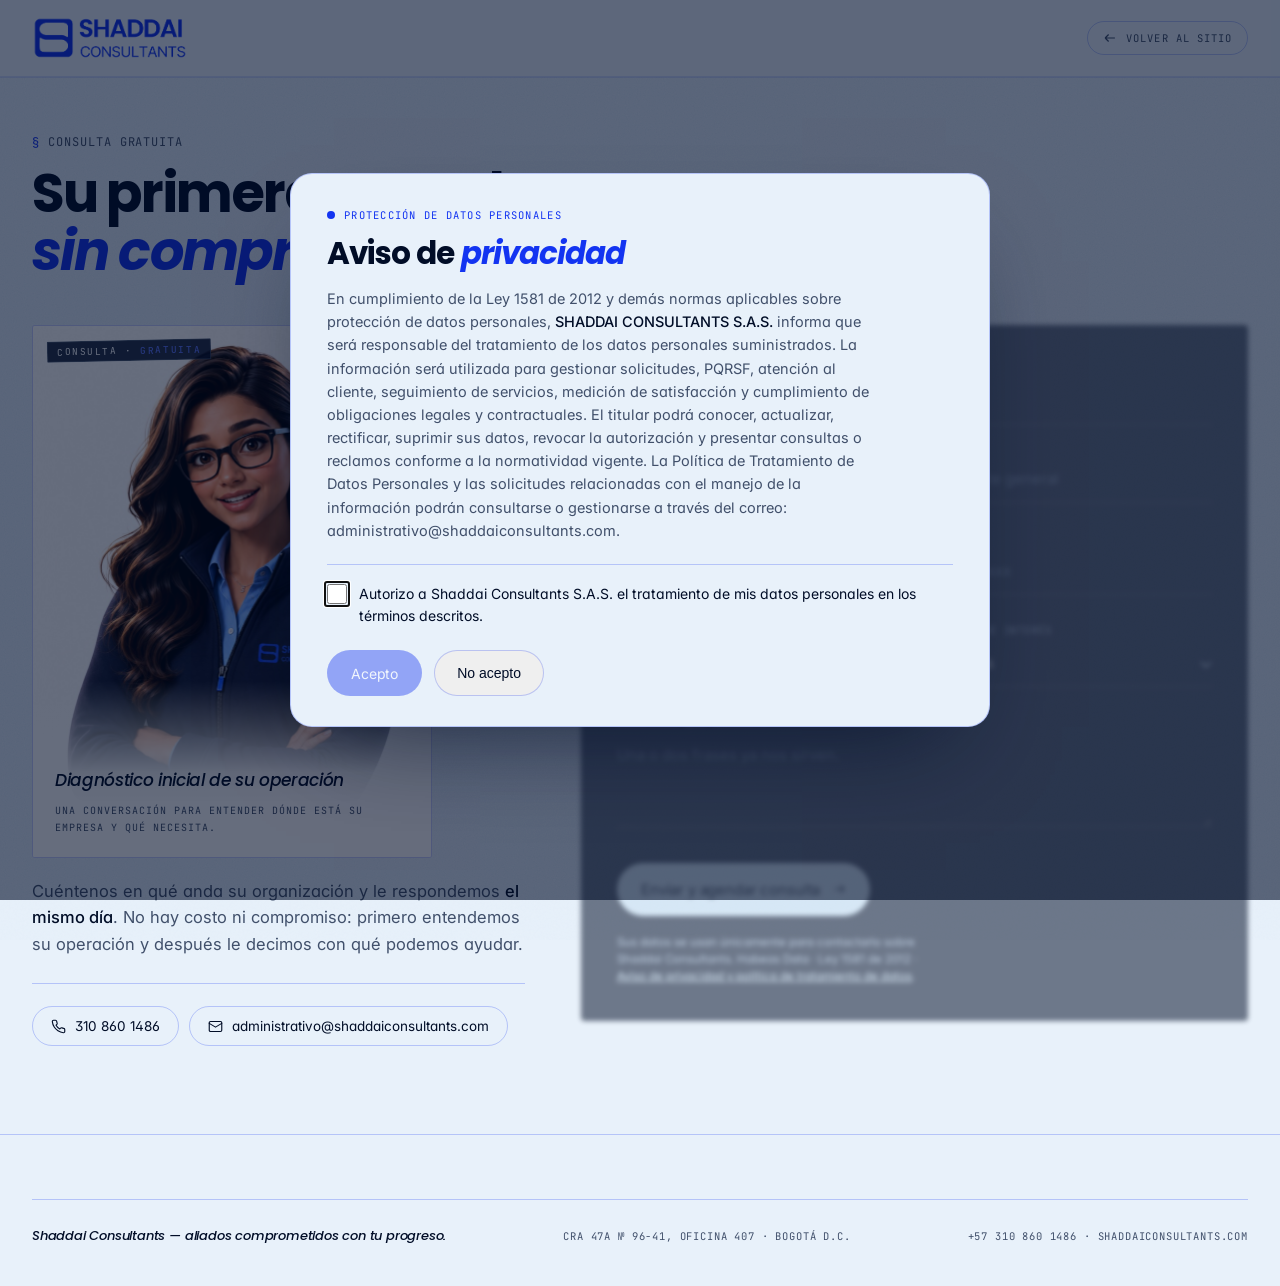
<file: consulta.html>
<!doctype html>
<html lang="es">
<head>
<meta charset="utf-8" />
<meta name="viewport" content="width=device-width, initial-scale=1" />
<title>Consulta gratuita — Shaddai Consultants</title>
<meta name="description" content="Agende su primera consulta con Shaddai Consultants: una conversación sin compromiso para entender dónde está su empresa y qué necesita. Bogotá, Colombia." />
<meta name="theme-color" content="#1334f1" />
<link rel="icon" type="image/png" sizes="32x32" href="./assets/favicon-32.png">
<link rel="apple-touch-icon" href="./assets/favicon-180.png">
<link rel="preconnect" href="https://fonts.googleapis.com">
<link rel="preconnect" href="https://fonts.gstatic.com" crossorigin>
<link href="https://fonts.googleapis.com/css2?family=Poppins:ital,wght@0,400;0,500;0,600;0,700;1,400;1,500;1,600;1,700&family=Inter:wght@300;400;500;600&family=JetBrains+Mono:wght@400;500&display=swap" rel="stylesheet">
<link rel="stylesheet" href="./estilos.css?v=8">
<style>
  /* Sólo lo propio de esta página: el resto lo hereda de estilos.css */
  .pag-consulta{padding:56px 0 88px}
  @media(max-width:680px){.pag-consulta{padding:38px 0 64px}}

  .volver{
    display:inline-flex;align-items:center;gap:9px;
    font-family:"JetBrains Mono",monospace;font-size:10.5px;letter-spacing:.10em;text-transform:uppercase;
    color:var(--ink-soft);padding:9px 15px;border:1px solid var(--rule-strong);border-radius:999px;
    transition:background .2s ease,color .2s ease,border-color .2s ease;white-space:nowrap;
  }
  .volver:hover{background:var(--ink);color:#fff;border-color:var(--ink)}

  .pag-head{margin-bottom:44px}
  /* estilos.css reserva sitio para la barra fija de móvil, que aquí no existe */
  @media(max-width:900px){body{padding-bottom:0}}
  .pag-head h1{
    font-family:"Poppins",sans-serif;font-size:clamp(30px,4.4vw,54px);line-height:1.08;
    font-weight:700;letter-spacing:-0.035em;margin-top:14px;
  }
  .pag-head h1 em{font-style:italic;color:var(--indigo);font-weight:700}
  .pag-lead{margin-top:20px;font-size:16.5px;line-height:1.6;color:var(--ink-soft);max-width:52ch}
  .pag-lead b{color:var(--ink);font-weight:500}

  /* Atajos por si prefieren no llenar el formulario */
  .atajos{
    display:flex;flex-wrap:wrap;gap:10px;margin-top:26px;padding-top:22px;border-top:1px solid var(--rule-strong);
  }
  .atajos a{
    display:inline-flex;align-items:center;gap:9px;
    border:1px solid var(--rule-strong);border-radius:999px;padding:11px 18px;
    font-size:13.5px;color:var(--ink);transition:background .2s ease,color .2s ease,border-color .2s ease;
  }
  .atajos a:hover{background:var(--indigo);border-color:var(--indigo);color:#fff}
  .atajos a svg{width:15px;height:15px;flex:0 0 15px}
  /* administrativo@… no cabe en una píldora a 320px: que parta la línea */
  @media(max-width:400px){.atajos a{max-width:100%;min-width:0;overflow-wrap:anywhere;font-size:12.5px;padding:10px 14px}}

  /* Pie corto: esta página no repite el colofón completo del sitio */
  .pie-corto{
    border-top:1px solid var(--rule-strong);padding:26px 0 40px;
    display:flex;flex-wrap:wrap;gap:12px 26px;align-items:baseline;justify-content:space-between;
    font-family:"JetBrains Mono",monospace;font-size:10.5px;letter-spacing:.08em;text-transform:uppercase;color:var(--ink-soft);
  }
  .pie-corto a:hover{color:var(--indigo)}
  .pie-corto .marca{font-family:"Poppins",sans-serif;font-style:italic;font-weight:500;font-size:13px;letter-spacing:-0.015em;color:var(--ink);text-transform:none}
</style>
</head>
<body>

<header class="nav">
  <div class="wrap nav-row">
    <a href="./index.html" aria-label="Shaddai Consultants"><img src="./assets/logo-azul.png" alt="Shaddai Consultants" class="logo"></a>
    <a href="./index.html" class="volver">
      <svg viewBox="0 0 20 20" fill="none" aria-hidden="true" style="width:14px;height:14px"><path d="M17 10H3m0 0l5-5m-5 5l5 5" stroke="currentColor" stroke-width="1.7"/></svg>
      Volver al sitio
    </a>
  </div>
</header>

<main>
  <section class="pag-consulta">
    <div class="wrap">

      <div class="pag-head">
        <div class="sec-num">Consulta gratuita</div>
        <h1 class="display">Su primera consulta,<br><em>sin compromiso.</em></h1>
      </div>

      <div class="consulta-grid">
        <div class="consulta-aside">
          <div class="brand-plate has-avatar">
            <span class="stamp">Consulta · <b>Gratuita</b></span>
            <img class="brand-avatar" src="./assets/avatares/mujer.jpg" alt="Avatar de Shaddai Consultants">
            <div class="brand-plate-cap">
              <b>Diagnóstico inicial de su operación</b>
              <span>Una conversación para entender dónde está su empresa y qué necesita.</span>
            </div>
          </div>

          <p class="pag-lead">Cuéntenos en qué anda su organización y le respondemos <b>el mismo día</b>. No hay costo ni compromiso: primero entendemos su operación y después le decimos con qué podemos ayudar.</p>

          <div class="atajos">
            <a href="tel:+573108601486">
              <svg viewBox="0 0 24 24" fill="none" stroke="currentColor" stroke-width="1.8" stroke-linecap="round" stroke-linejoin="round"><path d="M22 16.92v3a2 2 0 0 1-2.18 2 19.79 19.79 0 0 1-8.63-3.07 19.5 19.5 0 0 1-6-6 19.79 19.79 0 0 1-3.07-8.67A2 2 0 0 1 4.11 2h3a2 2 0 0 1 2 1.72c.13.96.37 1.9.72 2.81a2 2 0 0 1-.45 2.11L8.09 9.91a16 16 0 0 0 6 6l1.27-1.27a2 2 0 0 1 2.11-.45c.91.35 1.85.59 2.81.72A2 2 0 0 1 22 16.92z"/></svg>
              310 860 1486
            </a>
            <a href="mailto:administrativo@shaddaiconsultants.com">
              <svg viewBox="0 0 24 24" fill="none" stroke="currentColor" stroke-width="1.8" stroke-linecap="round" stroke-linejoin="round"><rect x="2" y="4" width="20" height="16" rx="2"/><path d="M2 7l10 6 10-6"/></svg>
              administrativo@shaddaiconsultants.com
            </a>
          </div>
        </div>

        <form id="contactForm" class="bloqueado">
          <div class="field">
            <label for="empresa">Empresa</label>
            <input id="empresa" name="empresa" required placeholder="Razón social">
          </div>
          <div class="row">
            <div class="field"><label for="nombre">Su nombre</label><input id="nombre" name="nombre" required placeholder="Nombre y apellido"></div>
            <div class="field"><label for="cargo">Cargo</label><input id="cargo" name="cargo" placeholder="Ej. Gerente general"></div>
          </div>
          <div class="row">
            <div class="field"><label for="correo">Correo</label><input id="correo" name="correo" type="email" required placeholder="usted@empresa.co"></div>
            <div class="field"><label for="tel">WhatsApp</label><input id="tel" name="tel" placeholder="3xx xxx xxxx"></div>
          </div>
          <div class="row">
            <div class="field">
              <label for="size">Tamaño de la empresa</label>
              <select id="size" name="size">
                <option>Hasta 25 personas</option>
                <option>26 — 100</option>
                <option>101 — 500</option>
                <option>Más de 500</option>
              </select>
            </div>
            <div class="field">
              <label for="servicio">Servicio de interés</label>
              <select id="servicio" name="servicio">
                <option>Auditorías</option>
                <option>Gestión</option>
                <option>Asesoría</option>
                <option>Capacitaciones</option>
                <option>Batería de riesgo psicosocial</option>
                <option>Aún no lo tengo claro</option>
              </select>
            </div>
          </div>
          <div class="field">
            <label for="msg">Cuéntenos qué necesita</label>
            <textarea id="msg" name="msg" placeholder="Una o dos frases ya nos sirven."></textarea>
          </div>
          <button type="submit">
            Enviar y agendar consulta
            <svg class="arrow" viewBox="0 0 20 20" fill="none"><path d="M3 10h14m0 0l-5-5m5 5l-5 5" stroke="currentColor" stroke-width="1.6"/></svg>
          </button>
          <p class="legal">Sus datos se usan únicamente para contactarlo sobre Shaddai Consultants. Habeas Data · Ley 1581 de 2012 · <a href="#" data-aviso>Aviso de privacidad y política de tratamiento de datos</a>.</p>
        </form>
      </div>

    </div>
  </section>
</main>

<footer>
  <div class="wrap">
    <div class="pie-corto">
      <span class="marca">Shaddai Consultants — aliados comprometidos con tu progreso.</span>
      <span>Cra 47A № 96-41, oficina 407 · Bogotá D.C.</span>
      <span><a href="tel:+573108601486">+57 310 860 1486</a> · <a href="./index.html">shaddaiconsultants.com</a></span>
    </div>
  </div>
</footer>

<script src="./aviso.js?v=2"></script>
<script>
(function(){
  /* Formulario — abre el correo con los datos ya redactados */
  var form = document.getElementById('contactForm');
  if(!form) return;

  /* Puerta obligatoria: el aviso se muestra al entrar y el formulario queda
     bloqueado hasta que se autorice el tratamiento de datos */
  function desbloquear(){
    form.classList.remove('bloqueado');
    var primero = form.querySelector('input, select, textarea');
    if(primero) primero.focus();
  }
  function volverAlInicio(){
    location.href = './index.html';
  }
  ShaddaiAviso.exigir(desbloquear, volverAlInicio);

  form.addEventListener('submit', function(ev){
    ev.preventDefault();
   ShaddaiAviso.pedir(function(){
    var v = function(id){ var el = form.querySelector('#'+id); return el ? el.value.trim() : ''; };
    var asunto = 'Consulta gratuita — ' + (v('empresa') || 'Nueva empresa');
    var cuerpo = [
      'Empresa: ' + v('empresa'),
      'Nombre: ' + v('nombre'),
      'Cargo: ' + v('cargo'),
      'Correo: ' + v('correo'),
      'WhatsApp: ' + v('tel'),
      'Tamaño: ' + v('size'),
      'Servicio de interés: ' + v('servicio'),
      '',
      v('msg')
    ].join('\n');
    var btn = form.querySelector('button');
    btn.innerHTML = 'Abriendo su correo… ✓';
    window.location.href = 'mailto:administrativo@shaddaiconsultants.com'
      + '?subject=' + encodeURIComponent(asunto)
      + '&body=' + encodeURIComponent(cuerpo);
    setTimeout(function(){
      btn.innerHTML = 'Enviar y agendar consulta <svg class="arrow" viewBox="0 0 20 20" fill="none"><path d="M3 10h14m0 0l-5-5m5 5l-5 5" stroke="currentColor" stroke-width="1.6"/></svg>';
    }, 4000);
   });
  });

  /* El servicio de interés puede llegar preseleccionado: consulta.html?servicio=... */
  var pedido = new URLSearchParams(location.search).get('servicio');
  if(pedido){
    var sel = document.getElementById('servicio');
    [].slice.call(sel.options).forEach(function(o){
      if(o.value.toLowerCase().indexOf(pedido.toLowerCase()) !== -1) sel.value = o.value;
    });
  }
})();
</script>

</body>
</html>
</file>
<file: estilos.css>
:root{
    /* ——— Paleta primaria · Manual de Marca Shaddai ———
       Azul índigo   #1334F1
       Azul medianoche #010D27
       Azul polvo    #C9E0F2                              */
    --paper:#e8f1fa;
    --paper-2:#dceaf6;
    --paper-3:#c9e0f2;
    --ink:#010d27;
    --ink-soft:#41506b;
    --rule:#1334f11f;
    --rule-strong:#1334f13d;
    --indigo:#1334f1;
    --indigo-deep:#0f28c4;
    --indigo-soft:#5c74f5;
    --polvo:#c9e0f2;
    --night:#010d27;
  }
  *{box-sizing:border-box;margin:0;padding:0}
  html,body{background:var(--paper);color:var(--ink);font-family:"Inter",sans-serif;font-feature-settings:"ss01","cv11";-webkit-font-smoothing:antialiased}
  body{overflow-x:hidden;padding-bottom:0}
  html{scroll-behavior:smooth}
  a{color:inherit;text-decoration:none}
  img{display:block;max-width:100%}

  .display{font-family:"Poppins",sans-serif;letter-spacing:-0.02em}
  .mono{font-family:"JetBrains Mono",ui-monospace,monospace;font-size:11px;letter-spacing:.06em;text-transform:uppercase}

  /* Grano de papel — overlay fijo */
  body::before{
    content:"";position:fixed;inset:0;pointer-events:none;z-index:1;mix-blend-mode:multiply;opacity:.16;
    background-image:url("data:image/svg+xml;utf8,<svg xmlns='http://www.w3.org/2000/svg' width='220' height='220'><filter id='n'><feTurbulence type='fractalNoise' baseFrequency='.9' numOctaves='2' stitchTiles='stitch'/><feColorMatrix values='0 0 0 0 0.07 0 0 0 0 0.20 0 0 0 0 0.55 0 0 0 0.45 0'/></filter><rect width='100%' height='100%' filter='url(%23n)'/></svg>");
  }
  body::after{
    content:"";position:fixed;inset:-40px;pointer-events:none;z-index:1;mix-blend-mode:multiply;opacity:.05;
    background-image:url("data:image/svg+xml;utf8,<svg xmlns='http://www.w3.org/2000/svg' width='360' height='360'><filter id='n'><feTurbulence type='fractalNoise' baseFrequency='.45' numOctaves='3' stitchTiles='stitch'/><feColorMatrix values='0 0 0 0 0.07 0 0 0 0 0.20 0 0 0 0 0.55 0 0 0 0.45 0'/></filter><rect width='100%' height='100%' filter='url(%23n)'/></svg>");
    animation:drift 18s linear infinite;
  }
  @keyframes drift{
    0%{transform:translate3d(0,0,0)}
    50%{transform:translate3d(-22px,14px,0)}
    100%{transform:translate3d(0,0,0)}
  }

  .wrap{max-width:1320px;margin:0 auto;padding:0 32px;position:relative;z-index:2}
  @media(max-width:680px){.wrap{padding:0 20px}}
  @media(max-width:380px){.wrap{padding:0 16px}}

  /* ——— Header ——— */
  header.nav{
    position:sticky;top:0;z-index:50;background:var(--paper);
    border-bottom:1px solid var(--rule);
  }
  .nav-row{display:flex;align-items:center;justify-content:space-between;padding-top:16px;padding-bottom:16px;gap:18px}
  .logo{height:44px;width:auto}
  @media(max-width:680px){.logo{height:36px}}
  .nav-links{display:flex;gap:30px;align-items:center}
  .nav-links a{font-size:13.5px;color:var(--ink-soft)}
  .nav-links a:hover{color:var(--indigo)}
  .cta-pill{
    display:inline-flex;align-items:center;gap:10px;
    padding:11px 18px 11px 22px;border-radius:999px;
    background:var(--indigo);color:#ffffff !important;font-size:13.5px;letter-spacing:-0.01em;
    transition:background .2s ease;white-space:nowrap;
  }
  .cta-pill:hover{background:var(--indigo-deep)}
  .cta-pill .dot{width:7px;height:7px;border-radius:50%;background:var(--polvo);box-shadow:0 0 0 0 var(--polvo);animation:pulse-polvo 1.8s infinite}

  .nav-phone{display:none}
  .nav-toggle{display:none}
  @media(max-width:900px){
    /* Móvil: los enlaces viven en un panel que abre el botón de menú */
    .nav-links{
      display:none;position:absolute;top:100%;left:0;right:0;
      flex-direction:column;align-items:stretch;gap:0;
      background:var(--paper);border-bottom:1px solid var(--rule-strong);
      padding:6px 20px 20px;box-shadow:0 18px 30px -18px rgba(5,15,40,.35);
    }
    header.nav.nav-open .nav-links{display:flex}
    .nav-links a{font-size:16px;color:var(--ink);padding:14px 0;border-bottom:1px solid var(--rule)}
    /* La tarjeta del desplegable (296px) no cabe aquí; la cotización sigue en Servicios */
    .nav-links .nav-item{display:block}
    .nav-links .nav-item > a{display:flex}
    .nav-links .nav-item .caret,.nav-links .nav-drop{display:none}
    .nav-links .cta-pill{margin-top:18px;justify-content:center;padding:14px 22px;font-size:15px;border-bottom:none}
    .nav-row{gap:10px}
    .nav-phone{margin-left:auto}
    .nav-toggle{
      display:inline-flex;flex-direction:column;justify-content:center;gap:4px;
      width:42px;height:42px;padding:0 11px;border:1px solid var(--rule-strong);border-radius:50%;
      background:transparent;cursor:pointer;flex:0 0 42px;
    }
    .nav-toggle span{display:block;height:1.6px;background:var(--ink);border-radius:2px;transition:transform .2s ease,opacity .2s ease}
    header.nav.nav-open .nav-toggle span:nth-child(1){transform:translateY(5.6px) rotate(45deg)}
    header.nav.nav-open .nav-toggle span:nth-child(2){opacity:0}
    header.nav.nav-open .nav-toggle span:nth-child(3){transform:translateY(-5.6px) rotate(-45deg)}
    .nav-phone{
      display:inline-flex;align-items:center;gap:8px;
      font-family:"JetBrains Mono",monospace;font-size:11.5px;letter-spacing:.06em;
      color:var(--ink);padding:9px 13px;border:1px solid var(--rule-strong);border-radius:999px;
    }
    .nav-phone .pulse{width:7px;height:7px;border-radius:50%;background:var(--indigo);box-shadow:0 0 0 0 var(--indigo);animation:pulse 1.8s infinite}
  }
  @media(max-width:400px){
    /* A 320px la píldora partía el número en dos líneas y desbordaba la página;
       la barra fija de abajo ya tiene el botón de llamar */
    .nav-phone{display:none}
    .nav-toggle{margin-left:auto}
  }

  @keyframes pulse{0%{box-shadow:0 0 0 0 rgba(19,52,241,.5)}70%{box-shadow:0 0 0 9px rgba(19,52,241,0)}100%{box-shadow:0 0 0 0 rgba(19,52,241,0)}}
  @keyframes pulse-polvo{0%{box-shadow:0 0 0 0 rgba(201,224,242,.6)}70%{box-shadow:0 0 0 9px rgba(201,224,242,0)}100%{box-shadow:0 0 0 0 rgba(201,224,242,0)}}

  /* ——— HERO ——— */
  .hero{padding:60px 0 40px;position:relative}
  /* Hero centrado: título, CTA y párrafo en un solo bloque */
  /* Home: titular y buscador arriba, texto e imagen abajo */
  .hero-grid2{display:grid;grid-template-columns:1fr 1fr;gap:52px;align-items:start}
  /* Columnas apiladas: así la imagen queda pegada a las sugerencias y la
     respuesta del buscador la empuja hacia abajo al aparecer */
  .hero-col-left{display:flex;flex-direction:column;gap:44px}
  .hero-col-right{display:flex;flex-direction:column;gap:26px}
  @media(max-width:900px){
    .hero-grid2{grid-template-columns:1fr;gap:32px}
    /* display:contents — en móvil conviene el orden titular, buscador, texto, imagen */
    .hero-col-left,.hero-col-right{display:contents}
    .hero-head-col{order:1}
    .ask{order:2}
    .hero-intro{order:3}
    .hero-media{order:4}
  }
  .hero-media{border-radius:20px;overflow:hidden;aspect-ratio:4/3;background:var(--paper-3)}
  .hero-media img{width:100%;height:100%;object-fit:cover;display:block}
  .hero-intro{max-width:none;margin:0}

  /* Buscador de la página */
  .sr-only{position:absolute;width:1px;height:1px;padding:0;margin:-1px;overflow:hidden;clip:rect(0 0 0 0);white-space:nowrap;border:0}
  .ask-form{display:flex;align-items:center;gap:10px;background:#fff;border:1px solid var(--rule-strong);border-radius:999px;padding:6px 6px 6px 22px;transition:border-color .2s ease,box-shadow .2s ease}
  .ask-form:focus-within{border-color:var(--indigo);box-shadow:0 0 0 4px rgba(19,52,241,.10)}
  .ask-form input{flex:1 1 auto;min-width:0;border:none;outline:none;background:none;font-family:inherit;font-size:16px;color:var(--ink);padding:12px 0}
  .ask-form input::placeholder{color:var(--ink-soft)}
  .ask-form input::-webkit-search-cancel-button{-webkit-appearance:none}
  .ask-form button{flex:0 0 auto;width:44px;height:44px;border:none;border-radius:50%;background:var(--ink);color:#fff;cursor:pointer;display:inline-flex;align-items:center;justify-content:center;transition:background .2s ease}
  .ask-form button:hover{background:var(--indigo)}
  .ask-tips{display:flex;flex-wrap:wrap;gap:8px;margin-top:14px}
  /* flex:1 — la fila cierra exactamente al ancho del input */
  .ask-tip{flex:1 1 auto;text-align:center}
  .ask-tip{
    border:1px solid var(--rule-strong);background:transparent;border-radius:999px;cursor:pointer;
    font-family:"JetBrains Mono",monospace;font-size:10px;letter-spacing:.06em;text-transform:uppercase;
    color:var(--ink-soft);padding:8px 14px;transition:background .2s ease,color .2s ease,border-color .2s ease;
  }
  .ask-tip:hover{background:var(--ink);color:#fff;border-color:var(--ink)}
  .ask-answer{margin-top:18px;border-top:1px solid var(--rule-strong);padding-top:16px;animation:fl-open .35s cubic-bezier(.2,.7,.2,1)}
  .ask-answer[hidden]{display:none}
  .ask-answer .lbl{display:block;margin-bottom:8px;font-family:"JetBrains Mono",monospace;font-size:9.5px;letter-spacing:.12em;text-transform:uppercase;color:var(--ink-soft)}
  .ask-answer .ttl{display:block;margin-bottom:6px;font-family:"Poppins",sans-serif;font-size:17px;font-weight:600;letter-spacing:-0.02em;color:var(--ink)}
  .ask-answer p{font-size:14.5px;line-height:1.55;color:var(--ink-soft);margin-bottom:12px}
  .ask-answer mark{background:rgba(19,52,241,.14);color:var(--ink);padding:0 2px;border-radius:2px}
  .ask-answer .go{display:inline-flex;align-items:center;gap:8px;font-size:13px;color:var(--indigo);border-bottom:1px solid currentColor;padding-bottom:2px}
  .hero-lead{
    margin:0 0 20px;font-family:"Poppins",sans-serif;font-size:clamp(19px,2.2vw,26px);
    line-height:1.4;font-weight:500;letter-spacing:-0.02em;color:var(--ink);
  }
  .hero-lead em{font-style:italic;color:var(--indigo);font-weight:500}
  .hero-copy p{font-size:16.5px;line-height:1.6;color:var(--ink-soft);max-width:58ch}
  .hero-copy p + p{margin-top:14px}
  .hero-copy b{color:var(--ink);font-weight:500}
  .eyebrow{display:flex;align-items:flex-start;gap:12px;margin-bottom:26px;flex-wrap:nowrap}
  .eyebrow .pulse{display:inline-block;width:7px;height:7px;border-radius:50%;background:var(--indigo);box-shadow:0 0 0 0 var(--indigo);animation:pulse 1.8s infinite;flex:0 0 7px;margin-top:5px}
  .eyebrow span.t{flex:1 1 auto;min-width:0;font-family:"JetBrains Mono",monospace;font-size:11px;line-height:1.5;letter-spacing:.08em;text-transform:uppercase;color:var(--ink-soft)}
  .eyebrow span.t b{color:var(--ink);font-weight:500}

  h1.head{
    font-family:"Poppins",sans-serif;
    /* Escala bajada: el titular comparte fila con la imagen, ya no ocupa todo el ancho */
    font-size:clamp(34px,4.2vw,62px);line-height:1.06;font-weight:700;letter-spacing:-0.035em;
  }
  h1.head em{font-style:italic;color:var(--indigo);font-weight:700}

  h1.head .line{
    display:block;overflow:hidden;
    padding:0 .04em .14em 0;margin:0 0 -.14em 0;
  }
  h1.head .line > .lin{
    display:block;transform:translateY(110%);opacity:0;will-change:transform,opacity;
  }
  .head-loaded h1.head .line > .lin{
    transform:translateY(0);opacity:1;
    transition:transform .85s cubic-bezier(.6,.05,.1,1), opacity .55s ease;
    transition-delay:calc(var(--i, 0) * 130ms);
  }
  .head-finished h1.head .line{overflow:visible}

  .head-underline{position:relative;display:block;overflow:visible !important}
  /* especificidad alta a propósito: gana sobre `h1.head .line > .lin{display:block}`
     para que el resaltado abrace el texto y no el ancho de la columna */
  h1.head .line.head-underline > .lin{position:relative;transform:translateY(110%);opacity:0;display:inline-block}
  .head-underline > .lin::after{
    content:"";position:absolute;left:-1%;right:-1%;bottom:.05em;height:.22em;
    background:rgba(19,52,241,.16);z-index:-1;
    transform:skewX(-3deg) scaleX(0);transform-origin:left;
  }
  .head-loaded h1.head .line.head-underline > .lin{transform:translateY(0);opacity:1}
  .head-loaded h1.head .line.head-underline > .lin::after{
    transform:skewX(-3deg) scaleX(1);
    transition:transform .9s cubic-bezier(.7,.1,.2,1);
    transition-delay:calc(var(--i, 0) * 130ms + .55s);
  }

  /* ——— Marcos de imagen / figura — registro de imprenta ——— */
  .photo-frame{position:relative;overflow:hidden;border-radius:2px;isolation:isolate;background:var(--night)}
  .photo-frame img{
    width:100%;height:100%;object-fit:cover;display:block;
    transition:transform 1.4s cubic-bezier(.2,.7,.2,1);
  }
  .photo-frame:hover img{transform:scale(1.03)}

  .crop{position:absolute;width:14px;height:14px;pointer-events:none;z-index:5}
  .crop::before,.crop::after{content:"";position:absolute;background:var(--paper);box-shadow:0 0 0 1px var(--ink)}
  .crop::before{width:14px;height:1px}
  .crop::after{width:1px;height:14px}
  .crop.tl{top:-7px;left:-7px}
  .crop.tr{top:-7px;right:-7px}
  .crop.bl{bottom:-7px;left:-7px}
  .crop.br{bottom:-7px;right:-7px}

  .stamp{
    position:absolute;top:14px;left:14px;z-index:7;
    font-family:"JetBrains Mono",monospace;font-size:9.5px;letter-spacing:.16em;text-transform:uppercase;
    color:#fff;background:rgba(1,13,39,.85);padding:5px 9px 4px;border-radius:1px;
    transform:rotate(-1.2deg);border:1px solid rgba(201,224,242,.22);line-height:1.1;
  }
  .stamp b{color:var(--indigo-soft);font-weight:500;letter-spacing:.18em}

  /* ——— Figura del hero: la lámina impresa con la gráfica ——— */
  .plate{
    position:relative;background:#fff;border:1px solid var(--rule-strong);
    padding:26px 24px 20px;border-radius:2px;
  }
  .plate .plate-hd{
    display:flex;justify-content:space-between;align-items:baseline;gap:14px;
    font-family:"JetBrains Mono",monospace;font-size:10px;letter-spacing:.14em;text-transform:uppercase;color:var(--ink-soft);
    padding-bottom:14px;margin-bottom:8px;border-bottom:1px solid var(--rule);
  }
  .plate .plate-hd b{color:var(--indigo);font-weight:500}
  .plate svg{width:100%;height:auto;display:block;overflow:visible}
  @media(max-width:560px){.plate{padding:20px 16px 14px}}

  .hero-caption{
    display:grid;grid-template-columns:1fr auto 1fr;gap:14px;align-items:baseline;
    margin-top:16px;font-size:10.5px;letter-spacing:.10em;text-transform:uppercase;color:var(--ink-soft);
    font-family:"JetBrains Mono",monospace;
  }
  .hero-caption .mid{
    color:var(--ink);border-left:1px solid var(--rule-strong);border-right:1px solid var(--rule-strong);
    padding:0 14px;text-align:center;
  }
  .hero-caption .r{text-align:right}
  .hero-caption b{color:var(--ink);font-weight:500}


  /* flex:0 0 auto — sin ancho intrínseco, como hijo flex único colapsaba a 0 */
  .arrow{width:14px;height:14px;flex:0 0 auto}

  /* ——— Banda de cifras ——— */
  .figures{
    display:grid;grid-template-columns:repeat(4,1fr);gap:0;
    border-top:1px solid var(--ink);border-bottom:1px solid var(--rule-strong);
    margin-top:56px;
  }
  @media(max-width:780px){.figures{grid-template-columns:1fr 1fr}}
  .figures .fig{padding:26px 24px 28px;border-right:1px solid var(--rule)}
  .figures .fig:last-child{border-right:none}
  @media(max-width:780px){
    .figures .fig{padding:20px 16px 22px}
    .figures .fig:nth-child(2n){border-right:none}
    .figures .fig:nth-child(-n+2){border-bottom:1px solid var(--rule)}
  }
  .figures .n{
    font-family:"Poppins",sans-serif;font-size:clamp(32px,3.4vw,44px);line-height:1;font-weight:600;
    letter-spacing:-0.04em;color:var(--ink);
  }
  .figures .n em{font-style:italic;color:var(--indigo);font-weight:600}
  .figures .l{
    display:block;margin-top:12px;font-family:"JetBrains Mono",monospace;
    font-size:10.5px;letter-spacing:.08em;text-transform:uppercase;color:var(--ink-soft);line-height:1.5;
  }
  .count{font-variant-numeric:tabular-nums}

  /* ——— Sección ——— */
  /* scroll-margin: el header es sticky y taparía el título al saltar por el menú */
  section{padding:96px 0;border-top:1px solid var(--rule);position:relative;scroll-margin-top:82px}
  @media(max-width:680px){section{scroll-margin-top:70px}}
  section#nosotros{padding-top:72px;background:#ffffff}
  section#red{padding-bottom:72px}
  section.hero{background:var(--paper)}
  .sec-head{display:grid;grid-template-columns:1fr 2fr;gap:48px;margin-bottom:60px;align-items:end}
  @media(max-width:780px){.sec-head{grid-template-columns:1fr;gap:18px;margin-bottom:40px}}
  .sec-num{font-family:"JetBrains Mono",monospace;font-size:12px;letter-spacing:.08em;text-transform:uppercase;color:var(--ink-soft)}
  .sec-num::before{content:"§ ";color:var(--indigo)}
  h2.sec-title{
    font-family:"Poppins",sans-serif;font-size:clamp(30px,3.8vw,50px);line-height:1.1;letter-spacing:-0.03em;font-weight:700;
  }
  h2.sec-title em{font-style:italic;color:var(--indigo);font-weight:700}

  .reveal{opacity:0;transform:translateY(14px);filter:blur(2px);transition:opacity 1s ease, transform 1s cubic-bezier(.2,.7,.2,1), filter 1s ease}
  .reveal.is-in{opacity:1;transform:none;filter:none}
  section .rule-print{
    position:absolute;top:-1px;left:0;height:1px;background:var(--ink);width:0;
    transition:width 1.2s cubic-bezier(.7,.05,.2,1);
  }
  section.is-in .rule-print{width:100%}

  /* ——— Servicios: primera sección blanca, borde festoneado sobre el hero ——— */
  section#servicios{
    background:#ffffff;padding:120px 0 130px;border-top:none;z-index:1;
    margin-top:-100px;padding-top:calc(120px + 100px);
    -webkit-mask:
      radial-gradient(ellipse 50% 100% at 50% 0,transparent 99%,#000 100%) 0 0/20% 100px repeat-x,
      linear-gradient(#000 0%,#000 100%) 0 100px/100% calc(100% - 100px) no-repeat;
    mask:
      radial-gradient(ellipse 50% 100% at 50% 0,transparent 99%,#000 100%) 0 0/20% 100px repeat-x,
      linear-gradient(#000 0%,#000 100%) 0 100px/100% calc(100% - 100px) no-repeat;
  }

  /* ——— Proceso ——— */
  section#proceso{background:#ffffff;padding:104px 0 116px}
  .process-flow{display:grid;grid-template-columns:repeat(5,1fr);gap:24px;position:relative;margin-top:48px}
  .flow-track{
    position:absolute;top:34px;left:10%;right:10%;height:1px;background:var(--indigo);opacity:.28;
    transform-origin:left;transform:scaleX(0);
    transition:transform 2.4s cubic-bezier(.4,0,.2,1) .4s;z-index:1;
  }
  .process-flow.is-in .flow-track,.reveal.is-in .flow-track{transform:scaleX(1)}
  .flow-pulse{
    position:absolute;top:34px;left:10%;width:10px;height:10px;border-radius:50%;
    background:var(--indigo);
    box-shadow:0 0 0 5px rgba(19,52,241,.14), 0 0 18px rgba(19,52,241,.5);
    opacity:0;z-index:3;transform:translate(-50%,-50%);
  }
  .process-flow.is-in .flow-pulse,.reveal.is-in .flow-pulse{
    animation:flow-travel 5.5s cubic-bezier(.55,.05,.45,.95) infinite 2.6s;
  }
  @keyframes flow-travel{
    0%{left:10%;opacity:0}
    8%{left:10%;opacity:1}
    92%{left:90%;opacity:1}
    100%{left:90%;opacity:0}
  }
  .fl-step{
    /* align-self:start — si el botón se estira, centra su contenido y desalinea el paso más alto */
    position:relative;text-align:center;padding:0 8px 4px;display:block;width:100%;align-self:start;
    background:none;border:none;font-family:inherit;color:inherit;cursor:pointer;
    opacity:0;transform:translateY(20px);
    transition:opacity .9s ease, transform .9s cubic-bezier(.2,.7,.2,1);
  }
  .fl-step:focus-visible{outline:2px solid var(--indigo);outline-offset:6px;border-radius:3px}
  .process-flow.is-in .fl-step:nth-child(3),.reveal.is-in .fl-step:nth-child(3){opacity:1;transform:translateY(0);transition-delay:.35s}
  .process-flow.is-in .fl-step:nth-child(4),.reveal.is-in .fl-step:nth-child(4){opacity:1;transform:translateY(0);transition-delay:.75s}
  .process-flow.is-in .fl-step:nth-child(5),.reveal.is-in .fl-step:nth-child(5){opacity:1;transform:translateY(0);transition-delay:1.15s}
  .process-flow.is-in .fl-step:nth-child(6),.reveal.is-in .fl-step:nth-child(6){opacity:1;transform:translateY(0);transition-delay:1.55s}
  .process-flow.is-in .fl-step:nth-child(7),.reveal.is-in .fl-step:nth-child(7){opacity:1;transform:translateY(0);transition-delay:1.95s}
  .fl-marker{
    display:block;width:20px;height:20px;border-radius:50%;
    background:#fff;border:1.5px solid var(--indigo);
    margin:24px auto 28px;position:relative;z-index:2;
    transition:transform .4s ease, background .4s ease, box-shadow .4s ease;
  }
  .fl-step:hover .fl-marker,.fl-step.active .fl-marker{background:var(--indigo);transform:scale(1.25);box-shadow:0 0 0 6px rgba(19,52,241,.12)}
  .fl-num{
    display:block;font-family:"Poppins",sans-serif;font-size:clamp(38px,3.6vw,58px);
    line-height:1;color:var(--indigo);font-weight:600;letter-spacing:-0.04em;
    margin-bottom:20px;transition:transform .5s ease;
  }
  .fl-step:hover .fl-num,.fl-step.active .fl-num{font-style:italic;transform:translateY(-3px)}
  .fl-title{display:block;font-family:"Poppins",sans-serif;font-size:19px;line-height:1.3;font-weight:600;letter-spacing:-0.02em;margin-bottom:12px;color:var(--ink)}
  .fl-title em{font-style:italic;color:var(--indigo);font-weight:600}
  .fl-desc{display:block;font-size:14px;line-height:1.55;color:var(--ink-soft);max-width:240px;margin:0 auto}
  .fl-more{
    display:inline-flex;align-items:center;gap:7px;margin-top:16px;
    font-family:"JetBrains Mono",monospace;font-size:9.5px;letter-spacing:.12em;text-transform:uppercase;
    color:var(--ink-soft);border-bottom:1px solid var(--rule-strong);padding-bottom:3px;
    transition:color .25s ease,border-color .25s ease;
  }
  .fl-more::after{content:"+";font-size:13px;line-height:1;transition:transform .3s ease}
  .fl-step:hover .fl-more{color:var(--indigo);border-color:var(--indigo)}
  .fl-step.active .fl-more{color:var(--indigo);border-color:var(--indigo)}
  .fl-step.active .fl-more::after{transform:rotate(45deg)}

  /* Panel de detalle del proceso */
  .fl-detail{
    margin-top:44px;background:var(--night);color:var(--paper);border-radius:4px;
    display:grid;grid-template-columns:auto 1fr auto;gap:36px;align-items:center;
    padding:34px 34px 36px;position:relative;overflow:hidden;
    animation:fl-open .45s cubic-bezier(.2,.7,.2,1);
  }
  @keyframes fl-open{from{opacity:0;transform:translateY(-10px)}to{opacity:1;transform:none}}
  .fl-detail[hidden]{display:none}
  .fl-detail-art{
    width:132px;height:132px;flex:0 0 auto;border-radius:3px;
    background:rgba(201,224,242,.07);border:1px solid rgba(201,224,242,.18);
    display:flex;align-items:center;justify-content:center;
  }
  .fl-ico{width:66px;height:66px;fill:none;stroke:var(--polvo);stroke-width:2.4;stroke-linecap:round;stroke-linejoin:round}
  .fl-detail-num{font-family:"JetBrains Mono",monospace;font-size:10px;letter-spacing:.16em;text-transform:uppercase;color:var(--indigo-soft);margin-bottom:10px}
  .fl-detail-txt h3{font-family:"Poppins",sans-serif;font-size:clamp(24px,2.6vw,33px);line-height:1.15;font-weight:700;letter-spacing:-0.03em;color:#fff;margin-bottom:14px}
  .fl-detail-txt p{font-size:15px;line-height:1.6;color:#9db3ce;max-width:60ch}
  .fl-detail-txt p + p{margin-top:9px}
  .fl-detail-close{
    align-self:start;background:transparent;border:1px solid rgba(201,224,242,.28);color:var(--polvo);
    font-family:"JetBrains Mono",monospace;font-size:10px;letter-spacing:.12em;text-transform:uppercase;
    padding:9px 14px;border-radius:999px;cursor:pointer;transition:background .2s ease,color .2s ease;white-space:nowrap;
  }
  .fl-detail-close:hover{background:var(--polvo);color:var(--night)}

  .proceso-footer{
    margin-top:56px;text-align:center;
    font-family:"Poppins",sans-serif;font-size:clamp(19px,2.4vw,28px);
    font-weight:600;letter-spacing:-0.025em;color:var(--ink);line-height:1.4;
    border-top:1px solid var(--rule);padding-top:40px;
  }
  .proceso-footer em{font-style:italic;color:var(--indigo);font-weight:700}
  @media(max-width:1080px){
    .process-flow{grid-template-columns:repeat(3,1fr);gap:44px 24px}
    .flow-track,.flow-pulse{display:none}
    .fl-marker{margin-top:8px}
  }
  @media(max-width:720px){.process-flow{grid-template-columns:1fr 1fr;gap:36px 20px}}
  @media(max-width:880px){
    .fl-detail{grid-template-columns:1fr;gap:22px;text-align:left;padding:28px 24px 30px}
    .fl-detail-art{width:96px;height:96px}
    .fl-ico{width:48px;height:48px}
    .fl-detail-close{justify-self:start}
  }
  @media(max-width:420px){.process-flow{grid-template-columns:1fr;gap:30px}}

  /* ——— Servicios ——— */
  .services{display:grid;grid-template-columns:1fr;gap:56px}
  .svc{position:relative;padding-top:22px;border-top:1px solid var(--ink);display:flex;flex-direction:column}
  .svc p{max-width:66ch}
  /* Listas a tres columnas: la tarjeta ocupa el ancho completo */
  .svc ul.cols{columns:3;column-gap:44px}
  .svc ul.cols li{break-inside:avoid}
  @media(max-width:880px){.svc ul.cols{columns:2}}
  @media(max-width:560px){.svc ul.cols{columns:1}}
  /* Tarjeta con avatar al costado del texto */
  /* max-width: si no, el avatar se va al borde derecho y deja un vacío en medio */
  .svc-split{display:grid;grid-template-columns:minmax(0,1fr) auto;gap:48px;align-items:start;max-width:880px}
  @media(max-width:720px){.svc-split{grid-template-columns:1fr;gap:26px}}
  .svc-avatar{width:250px}
  @media(max-width:720px){.svc-avatar{width:100%;max-width:280px}}
  /* Foto del servicio al costado del párrafo (capacitación, auditoría) */
  .svc-split:has(.svc-photo){margin-bottom:22px}
  .svc-split:has(.svc-photo) p{margin-bottom:0}
  .svc-photo{width:min(460px,42vw);aspect-ratio:3/2;margin:0;overflow:hidden;border-radius:16px;background:var(--paper-3)}
  .svc-photo img{display:block;width:100%;height:100%;object-fit:cover}
  @media(max-width:720px){.svc-photo{width:100%}}
  .svc .tag{display:flex;justify-content:space-between;font-family:"JetBrains Mono",monospace;font-size:11px;letter-spacing:.08em;text-transform:uppercase;color:var(--ink-soft);margin-bottom:18px}
  .svc h3{font-family:"Poppins",sans-serif;font-size:31px;line-height:1.15;letter-spacing:-0.03em;font-weight:700;margin-bottom:18px}
  .svc h3 em{font-style:italic;color:var(--indigo);font-weight:700}
  .svc p{font-size:14.5px;line-height:1.55;color:var(--ink-soft);margin-bottom:22px;max-width:40ch}
  .svc ul{list-style:none;margin-top:0}
  .svc ul li{display:flex;gap:10px;align-items:baseline;padding:9px 0;border-bottom:1px solid var(--rule);font-size:13.5px;color:var(--ink)}
  .svc ul li::before{content:"";flex:0 0 6px;height:6px;border-radius:50%;background:var(--indigo);transform:translateY(-2px)}

  /* Líneas de servicio clicables: el punto pasa al botón para que toda la fila responda */
  .svc ul li.linea{padding:0}
  .svc ul li.linea::before{display:none}
  .svc ul li.linea > button{
    width:100%;display:flex;align-items:baseline;gap:10px;cursor:pointer;
    background:none;border:none;text-align:left;font-family:inherit;font-size:13.5px;color:var(--ink);
    padding:9px 0;transition:color .2s ease;
  }
  .svc ul li.linea > button::before{
    content:"";flex:0 0 6px;height:6px;border-radius:50%;background:var(--indigo);
    transform:translateY(-2px);transition:transform .2s ease;
  }
  .svc ul li.linea > button .mas{
    margin-left:auto;padding-left:10px;
    font-family:"JetBrains Mono",monospace;font-size:13px;line-height:1;color:var(--ink-soft);
    opacity:.42;transition:opacity .2s ease,color .2s ease,transform .2s ease;
  }
  .svc ul li.linea > button:hover,.svc ul li.linea > button:focus-visible{color:var(--indigo);outline:none}
  .svc ul li.linea > button:hover::before,.svc ul li.linea > button:focus-visible::before{transform:translateY(-2px) scale(1.5)}
  .svc ul li.linea > button:hover .mas,.svc ul li.linea > button:focus-visible .mas{opacity:1;color:var(--indigo);transform:rotate(90deg)}

  /* Pie del modal de línea: saltar a la anterior o la siguiente sin cerrar */
  .lin-nav{
    display:flex;justify-content:space-between;align-items:flex-start;gap:16px;
    margin-top:26px;padding-top:18px;border-top:1px solid var(--rule-strong);
  }
  .lin-nav button{
    display:flex;flex-direction:column;gap:5px;max-width:47%;cursor:pointer;
    background:none;border:none;font-family:inherit;text-align:left;padding:0;
  }
  .lin-nav button[hidden]{display:none}
  .lin-nav .sig{align-items:flex-end;text-align:right;margin-left:auto}
  .lin-nav button .d{
    font-family:"JetBrains Mono",monospace;font-size:9.5px;letter-spacing:.12em;text-transform:uppercase;color:var(--ink-soft);
  }
  .lin-nav button b{
    font-family:"Poppins",sans-serif;font-weight:500;font-size:14px;letter-spacing:-0.02em;color:var(--ink);
    transition:color .2s ease;
  }
  .lin-nav button:hover b,.lin-nav button:focus-visible b{color:var(--indigo)}
  .lin-nav button:focus-visible{outline:none}
  .lin-nav button:focus-visible .d{color:var(--indigo)}
  .svc .cap{
    margin-top:16px;padding-top:12px;border-top:1px solid var(--rule);
    display:flex;justify-content:space-between;align-items:baseline;gap:14px;flex-wrap:wrap;
    font-family:"JetBrains Mono",monospace;font-size:10.5px;letter-spacing:.08em;text-transform:uppercase;color:var(--ink-soft);
  }
  .svc .cap .role{color:var(--indigo);font-family:"Poppins",sans-serif;font-style:italic;font-weight:500;font-size:12px;letter-spacing:-0.01em;text-transform:none}

  /* ——— Cobertura: mapa nacional ——— */
  .cob-grid{display:grid;grid-template-columns:1fr .92fr;gap:60px;align-items:start}
  @media(max-width:980px){.cob-grid{grid-template-columns:1fr;gap:44px}}

  .cob-lead{font-family:"Poppins",sans-serif;font-size:clamp(18px,2vw,23px);line-height:1.45;letter-spacing:-0.02em;font-weight:500;color:var(--ink)}
  .cob-lead b{color:var(--indigo);font-weight:500}
  .cob-body{margin-top:18px;font-size:15.5px;line-height:1.6;color:var(--ink-soft);max-width:50ch}

  .cob-kicker{
    margin-top:40px;padding-bottom:14px;border-bottom:1px solid var(--ink);
    display:flex;align-items:center;gap:10px;
    font-family:"JetBrains Mono",monospace;font-size:11px;letter-spacing:.12em;text-transform:uppercase;color:var(--indigo);
  }
  .cob-kicker .pin{width:8px;height:8px;border-radius:50%;background:var(--indigo);box-shadow:0 0 0 0 var(--indigo);animation:pulse 2.4s infinite}

  .cob-cities{list-style:none}
  .cob-cities li{border-bottom:1px solid var(--rule)}
  .cob-cities button{
    width:100%;display:grid;grid-template-columns:auto 1fr auto;gap:18px;align-items:baseline;
    background:none;border:none;font-family:inherit;text-align:left;cursor:pointer;
    padding:15px 0;transition:padding-left .3s ease;
  }
  .cob-cities button:hover,.cob-cities button.active{padding-left:10px}
  .cob-cities button:focus-visible{outline:2px solid var(--indigo);outline-offset:3px}
  .cob-cities .ci{font-family:"JetBrains Mono",monospace;font-size:10.5px;letter-spacing:.08em;color:var(--ink-soft)}
  .cob-cities .cn{font-family:"Poppins",sans-serif;font-size:17px;font-weight:500;letter-spacing:-0.02em;color:var(--ink);transition:color .2s ease}
  .cob-cities button:hover .cn,.cob-cities button.active .cn{color:var(--indigo);font-style:italic}
  .cob-cities .cd{font-family:"JetBrains Mono",monospace;font-size:10px;letter-spacing:.08em;text-transform:uppercase;color:var(--ink-soft);text-align:right}
  @media(max-width:560px){
    .cob-cities button{grid-template-columns:auto 1fr;gap:14px}
    .cob-cities .cd{grid-column:2;text-align:left;margin-top:3px}
  }

  .cob-cta{
    margin-top:38px;font-family:"Poppins",sans-serif;font-size:clamp(19px,2.2vw,26px);
    line-height:1.35;font-weight:600;letter-spacing:-0.028em;color:var(--ink);
  }
  .cob-cta em{font-style:italic;color:var(--indigo);font-weight:700}

  /* Lámina del mapa */
  .map-plate{position:relative;background:#fff;border:1px solid var(--rule-strong);padding:26px 24px 20px;border-radius:2px}
  @media(max-width:560px){.map-plate{padding:20px 16px 14px}}
  .map-plate .plate-hd{
    display:flex;justify-content:space-between;align-items:baseline;gap:14px;
    font-family:"JetBrains Mono",monospace;font-size:10px;letter-spacing:.14em;text-transform:uppercase;color:var(--ink-soft);
    padding-bottom:14px;margin-bottom:10px;border-bottom:1px solid var(--rule);
  }
  .map-plate .plate-hd b{color:var(--indigo);font-weight:500}
  .co-map{display:block;width:100%;height:auto;max-height:min(74vh,680px);overflow:visible}
  .map-foot{
    display:grid;grid-template-columns:1fr auto 1fr;gap:14px;align-items:baseline;
    margin-top:14px;padding-top:12px;border-top:1px solid var(--rule);
    font-family:"JetBrains Mono",monospace;font-size:10px;letter-spacing:.10em;text-transform:uppercase;color:var(--ink-soft);
  }
  .map-foot .mid{color:var(--ink);border-left:1px solid var(--rule-strong);border-right:1px solid var(--rule-strong);padding:0 12px;text-align:center}
  .map-foot .r{text-align:right}
  .map-foot b{color:var(--ink);font-weight:500}
  @media(max-width:560px){
    .map-foot{grid-template-columns:1fr;gap:4px;font-size:9.5px}
    .map-foot .mid,.map-foot .r{border:none;padding:0;text-align:left}
  }

  /* País — relieve y trazo */
  .co-shadow{fill:var(--indigo);opacity:.13;transform:translate(7px,11px)}
  .co-land{fill:var(--paper-3);stroke:var(--indigo);stroke-width:1.6;stroke-linejoin:round}

  /* Pines de ciudad */
  .co-pin{cursor:pointer;outline:none}
  .co-halo{fill:var(--indigo);opacity:.16;transform-origin:center;transform-box:fill-box;animation:co-halo 3.2s ease-out infinite;animation-delay:var(--d,0s)}
  @keyframes co-halo{0%{transform:scale(.35);opacity:.34}70%{transform:scale(1.5);opacity:0}100%{transform:scale(1.5);opacity:0}}
  .co-dot{fill:var(--indigo);stroke:#fff;stroke-width:2.4;transition:r .3s ease}
  .co-label{
    font-family:"JetBrains Mono",monospace;font-size:15px;letter-spacing:.08em;text-transform:uppercase;
    fill:var(--ink);paint-order:stroke;stroke:#fff;stroke-width:4.5px;stroke-linejoin:round;
    transition:fill .25s ease;pointer-events:none;
  }
  .co-pin:hover .co-dot,.co-pin:focus .co-dot,.co-pin.active .co-dot{r:9.5}
  .co-pin:hover .co-label,.co-pin:focus .co-label,.co-pin.active .co-label{fill:var(--indigo)}
  .co-pin:hover .co-halo,.co-pin.active .co-halo{opacity:.32}

  /* ——— Nosotros: equipo e identidad ——— */
  /* minmax(0,1fr): con 1fr la columna crecía al ancho del correo y desbordaba a 320px */
  .quotes{display:grid;grid-template-columns:minmax(0,1fr);gap:72px}

  .team-kicker{
    padding-bottom:16px;margin-bottom:32px;border-bottom:1px solid var(--ink);
    display:flex;align-items:center;gap:10px;
    font-family:"JetBrains Mono",monospace;font-size:11px;letter-spacing:.12em;text-transform:uppercase;color:var(--indigo);
  }
  .team-kicker .pin{width:8px;height:8px;border-radius:50%;background:var(--indigo);box-shadow:0 0 0 0 var(--indigo);animation:pulse 2.4s infinite}
  .team{display:grid;grid-template-columns:repeat(5,1fr);gap:26px}
  @media(max-width:900px){.team{grid-template-columns:repeat(3,1fr);gap:22px}}
  @media(max-width:560px){.team{grid-template-columns:repeat(2,1fr);gap:18px}}
  .member{margin:0}
  /* Fondo blanco: es el color sobre el que vienen recortados los avatares */
  .member-photo{
    position:relative;aspect-ratio:3/4;border-radius:2px;overflow:hidden;background:#fff;
  }
  .member-photo img{width:100%;height:100%;object-fit:cover;object-position:top center;transition:transform 1.2s cubic-bezier(.2,.7,.2,1)}
  .member:hover .member-photo img{transform:scale(1.04)}
  .member figcaption{margin-top:14px;padding-top:12px;border-top:1px solid var(--rule);display:flex;align-items:baseline;gap:10px}
  .member .mi{font-family:"JetBrains Mono",monospace;font-size:10px;letter-spacing:.10em;color:var(--ink-soft)}
  .member .mn{font-family:"Poppins",sans-serif;font-size:16px;font-weight:600;letter-spacing:-0.02em;color:var(--ink);transition:color .2s ease}
  .member:hover .mn{font-style:italic;color:var(--indigo)}

  /* Misión y visión */
  .ident{display:grid;grid-template-columns:1fr 1fr;gap:56px}
  @media(max-width:880px){.ident{grid-template-columns:1fr;gap:38px}}
  .ident-block{border-top:1px solid var(--ink);padding-top:26px}
  .ident-block .num{font-family:"JetBrains Mono",monospace;font-size:10.5px;letter-spacing:.12em;text-transform:uppercase;color:var(--ink-soft);margin-bottom:18px}
  .ident-block p{font-size:15.5px;line-height:1.62;color:var(--ink-soft)}
  .ident-block p + p{margin-top:14px}
  .ident-block p em{font-style:italic;color:var(--indigo);font-weight:500}
  .ident-block p:first-of-type{font-family:"Poppins",sans-serif;font-size:17.5px;line-height:1.5;letter-spacing:-0.018em;font-weight:500;color:var(--ink)}

  .q-typo{border-top:1px solid var(--ink);padding-top:36px;display:grid;grid-template-columns:auto 1fr auto;gap:48px;align-items:start}
  @media(max-width:780px){.q-typo{grid-template-columns:1fr;gap:18px}}
  .q-typo .num{font-family:"JetBrains Mono",monospace;font-size:10.5px;letter-spacing:.12em;text-transform:uppercase;color:var(--ink-soft)}
  .q-typo blockquote{font-family:"Poppins",sans-serif;font-weight:500;letter-spacing:-0.018em;font-size:clamp(17px,1.85vw,23px);line-height:1.48}
  .q-typo blockquote em{font-style:italic;color:var(--indigo);font-weight:500}
  .q-typo .badge{
    text-align:right;font-family:"JetBrains Mono",monospace;font-size:10.5px;letter-spacing:.08em;text-transform:uppercase;color:var(--ink-soft);
    line-height:1.6;min-width:170px;
  }
  @media(max-width:780px){.q-typo .badge{text-align:left}}
  .q-typo .badge .name{display:block;font-family:"Poppins",sans-serif;font-style:italic;font-weight:500;font-size:15px;color:var(--indigo);text-transform:none;letter-spacing:-0.015em;margin-bottom:6px}
  .q-typo .badge b{color:var(--ink);font-weight:500}

  /* Valores — banda tipográfica */
  .valores{border-top:1px solid var(--ink);padding-top:28px;display:flex;flex-wrap:wrap;gap:10px 12px;align-items:center}
  .valores .vlbl{font-family:"JetBrains Mono",monospace;font-size:10.5px;letter-spacing:.12em;text-transform:uppercase;color:var(--ink-soft);margin-right:8px}
  .valores .v{
    font-family:"Poppins",sans-serif;font-size:14.5px;letter-spacing:-0.015em;font-weight:500;color:var(--ink);
    padding:8px 16px;border:1px solid var(--rule-strong);border-radius:999px;
    transition:background .25s ease,color .25s ease,border-color .25s ease;
  }
  .valores .v:nth-child(3n){font-style:italic;color:var(--indigo)}
  .valores .v:hover{background:var(--indigo);border-color:var(--indigo);color:#fff}

  /* ——— Banda de clientes (marquee) ——— */
  .voices{padding:18px 0 22px;border-top:1px solid var(--rule-strong);border-bottom:1px solid var(--rule);position:relative;overflow:hidden}
  .voices::before,.voices::after{content:"";position:absolute;top:0;bottom:0;width:80px;z-index:3;pointer-events:none}
  .voices::before{left:0;background:linear-gradient(to right,#fff,transparent)}
  .voices::after{right:0;background:linear-gradient(to left,#fff,transparent)}
  .voices .lbl-fixed{
    position:absolute;left:0;top:50%;transform:translateY(-50%);z-index:4;background:#fff;padding-right:14px;
    font-family:"Poppins",sans-serif;font-style:italic;font-weight:500;letter-spacing:-0.015em;
    font-size:12.5px;color:var(--ink);
  }
  .voices .lbl-fixed::after{content:"";position:absolute;left:100%;top:0;height:100%;width:36px;background:linear-gradient(to right,#fff,transparent)}
  .voices-track{
    display:inline-flex;gap:22px;width:max-content;align-items:center;
    font-family:"JetBrains Mono",monospace;font-size:11.5px;letter-spacing:.14em;text-transform:uppercase;color:var(--ink-soft);
    padding-left:210px;animation:voices 52s linear infinite;
  }
  .voices:hover .voices-track{animation-play-state:paused}
  .voices-track b{color:var(--ink);font-weight:500;letter-spacing:.06em}
  .voices-track .sep{color:var(--indigo)}
  @keyframes voices{from{transform:translateX(0)}to{transform:translateX(-50%)}}
  @media(max-width:680px){
    .voices-track{font-size:10.5px;letter-spacing:.10em;gap:14px;padding-left:170px}
    .voices .lbl-fixed{font-size:12.5px}
  }

  /* Contáctanos, ya dentro de Sobre nosotros */
  .about-contact{border-top:1px solid var(--ink);padding-top:40px}
  .about-contact a[href^="mailto:"]{overflow-wrap:anywhere}
  .about-contact .contact-info h3{font-size:clamp(24px,2.6vw,32px)}

  /* ——— Contacto ——— */
  .contact{display:grid;grid-template-columns:1fr 1fr;gap:64px;align-items:start}
  @media(max-width:880px){.contact{grid-template-columns:1fr;gap:40px}}
  .contact-info dl{display:grid;grid-template-columns:140px 1fr;gap:0;border-top:1px solid var(--rule-strong)}
  .contact-info dt{padding:18px 0;border-bottom:1px solid var(--rule);font-family:"JetBrains Mono",monospace;font-size:11px;letter-spacing:.08em;text-transform:uppercase;color:var(--ink-soft)}
  .contact-info dd{padding:18px 0;border-bottom:1px solid var(--rule);font-family:"Poppins",sans-serif;font-size:16px;letter-spacing:-0.015em;font-weight:500;line-height:1.45}
  .contact-info dd em{font-style:italic;color:var(--indigo)}
  .contact-info dd a:hover{color:var(--indigo)}
  .contact-info h3{font-family:"Poppins",sans-serif;font-size:clamp(26px,2.9vw,36px);line-height:1.15;font-weight:700;letter-spacing:-0.03em;margin-bottom:30px}
  .contact-info h3 em{font-style:italic;color:var(--indigo);font-weight:700}

  #contactForm{background:var(--night);color:var(--paper);padding:36px;border-radius:4px;position:relative;overflow:hidden}
  #contactForm::before{
    content:"";position:absolute;inset:0;pointer-events:none;opacity:.07;mix-blend-mode:screen;
    background-image:url("data:image/svg+xml;utf8,<svg xmlns='http://www.w3.org/2000/svg' width='220' height='220'><filter id='n'><feTurbulence type='fractalNoise' baseFrequency='.9' numOctaves='2' stitchTiles='stitch'/><feColorMatrix values='0 0 0 0 .79 0 0 0 0 .88 0 0 0 0 .95 0 0 0 .9 0'/></filter><rect width='100%' height='100%' filter='url(%23n)'/></svg>");
  }
  #contactForm > *{position:relative;z-index:1}
  @media(max-width:560px){#contactForm{padding:26px 22px}}
  #contactForm .row{display:grid;grid-template-columns:1fr 1fr;gap:14px;margin-bottom:14px}
  @media(max-width:560px){#contactForm .row{grid-template-columns:1fr}}
  #contactForm label{display:block;font-family:"JetBrains Mono",monospace;font-size:10.5px;letter-spacing:.08em;text-transform:uppercase;color:#9db3ce;margin-bottom:8px}
  #contactForm input, #contactForm select, #contactForm textarea{
    width:100%;background:transparent;border:none;border-bottom:1px solid #ffffff33;
    color:#fff;font-family:inherit;font-size:15px;padding:8px 0 14px;outline:none;border-radius:0;
    transition:border-color .25s ease;
  }
  #contactForm input::placeholder,#contactForm textarea::placeholder{color:#63799a}
  #contactForm input:focus, #contactForm select:focus, #contactForm textarea:focus{border-bottom-color:var(--indigo-soft)}
  #contactForm textarea{min-height:90px;resize:vertical}
  #contactForm select{appearance:none;color:#fff;background-image:url("data:image/svg+xml;utf8,<svg xmlns='http://www.w3.org/2000/svg' width='12' height='8' viewBox='0 0 12 8'><path d='M1 1l5 5 5-5' stroke='%23c9e0f2' fill='none' stroke-width='1.4'/></svg>");background-repeat:no-repeat;background-position:right 0 center}
  #contactForm select option{background:var(--night);color:#fff}
  #contactForm .field{margin-bottom:14px}
  #contactForm button{
    margin-top:18px;background:var(--polvo);color:var(--night);border:none;font-family:inherit;
    padding:17px 24px;border-radius:999px;font-size:15px;letter-spacing:-0.01em;cursor:pointer;
    display:inline-flex;align-items:center;gap:12px;transition:background .2s ease,color .2s ease,transform .15s ease;
  }
  #contactForm button:hover{background:#fff;transform:translateY(-1px)}
  #contactForm .legal{font-size:11.5px;color:#9db3ce;margin-top:18px;line-height:1.5;max-width:44ch}
  #contactForm .legal a{color:var(--polvo);text-decoration:underline}

  /* ——— Lámina de marca · sustituye a los avatares hasta que lleguen ——— */
  .brand-plate{
    position:relative;background:var(--night);border-radius:3px;
    min-height:440px;display:flex;flex-direction:column;align-items:center;justify-content:center;
    padding:48px 32px;isolation:isolate;
  }
  .brand-plate.light{min-height:380px}
  .brand-plate::before{
    content:"";position:absolute;inset:0;border-radius:3px;pointer-events:none;
    background:radial-gradient(circle at 50% 36%,rgba(19,52,241,.38),transparent 64%);
  }
  .brand-iso{position:relative;z-index:1;width:clamp(92px,15vw,132px);height:auto;opacity:.95}

  /* Lámina con avatar real: los avatares vienen sobre fondo claro, no sobre el navy */
  .brand-plate.has-avatar{
    display:block;padding:0;min-height:0;overflow:hidden;
    aspect-ratio:3/4;width:100%;max-width:400px;
    background:#fff;border:1px solid var(--rule-strong);
  }
  .brand-plate.has-avatar::before{display:none}
  .brand-avatar{width:100%;height:100%;object-fit:cover;object-position:top center;display:block}
  /* El velo va en blanco: sobre el fondo claro del avatar un degradado navy ensucia */
  .brand-plate.has-avatar .brand-plate-cap{
    position:absolute;left:0;right:0;bottom:0;z-index:2;margin:0;max-width:none;text-align:left;
    padding:86px 22px 20px;
    background:linear-gradient(to top,#fff 30%,rgba(255,255,255,.94) 48%,rgba(255,255,255,0));
  }
  .brand-plate.has-avatar .brand-plate-cap b{color:var(--ink)}
  .brand-plate.has-avatar .brand-plate-cap span{color:var(--ink-soft)}
  .brand-plate-cap{position:relative;z-index:1;margin-top:34px;text-align:center;max-width:34ch}
  .brand-plate-cap b{
    display:block;font-family:"Poppins",sans-serif;font-style:italic;font-weight:500;
    font-size:17px;letter-spacing:-0.02em;color:#fff;margin-bottom:9px;
  }
  .brand-plate-cap span{
    display:block;font-family:"JetBrains Mono",monospace;font-size:10px;letter-spacing:.10em;
    text-transform:uppercase;color:#9db3ce;line-height:1.75;
  }

  /* ——— Consulta gratuita ——— */
  .consulta-grid{display:grid;grid-template-columns:.85fr 1.15fr;gap:56px;align-items:start}
  @media(max-width:880px){.consulta-grid{grid-template-columns:minmax(0,1fr);gap:38px}}

  /* ——— Footer ——— */
  footer{padding:64px 0 0;border-top:1px solid var(--rule-strong);background:var(--paper)}
  .colofon{display:grid;grid-template-columns:1.5fr 1fr 1.2fr;gap:44px;padding-bottom:48px}
  @media(max-width:880px){.colofon{grid-template-columns:1fr 1fr;gap:28px}}
  @media(max-width:560px){.colofon{grid-template-columns:1fr;gap:36px}}
  .colofon h5{
    font-family:"JetBrains Mono",monospace;font-size:10.5px;letter-spacing:.12em;text-transform:uppercase;color:var(--ink-soft);
    padding-bottom:14px;margin-bottom:16px;border-bottom:1px solid var(--rule);
  }
  .colofon ul{list-style:none;display:flex;flex-direction:column;gap:8px}
  /* overflow-wrap: administrativo@shaddaiconsultants.com no cabe en la columna en móvil */
  .colofon ul a{font-size:14px;color:var(--ink);overflow-wrap:anywhere}
  .colofon ul li{font-size:14px;color:var(--ink);overflow-wrap:anywhere}
  .colofon ul a:hover{color:var(--indigo)}
  .colofon .pitch{font-family:"Poppins",sans-serif;font-size:17px;line-height:1.55;letter-spacing:-0.015em;font-weight:500;max-width:36ch}
  .colofon .pitch em{font-style:italic;color:var(--indigo);font-weight:500}
  .colofon .credits{margin-top:16px;font-family:"JetBrains Mono",monospace;font-size:10.5px;letter-spacing:.08em;text-transform:uppercase;color:var(--ink-soft);line-height:1.7}
  .colofon .credits b{color:var(--ink);font-weight:500}

  .compliance{
    border-top:1px solid var(--rule);
    padding:14px 0;font-family:"JetBrains Mono",monospace;font-size:10.5px;letter-spacing:.08em;text-transform:uppercase;color:var(--ink-soft);
    display:flex;gap:18px 28px;flex-wrap:wrap;align-items:center;
  }
  .compliance b{color:var(--ink);font-weight:500}
  .compliance i{font-style:italic;color:var(--indigo)}
  .compliance .sep{color:var(--indigo)}

  .foot-bottom{
    display:flex;justify-content:space-between;align-items:center;
    padding:18px 0;border-top:1px solid var(--rule);border-bottom:1px solid var(--rule);
    font-family:"JetBrains Mono",monospace;font-size:10.5px;letter-spacing:.08em;text-transform:uppercase;color:var(--ink-soft);
    flex-wrap:wrap;gap:14px;
  }
  .foot-bottom .colombia{display:inline-flex;align-items:center;gap:10px}
  .flag{display:inline-block;width:18px;height:12px;background:linear-gradient(to bottom,#FCD116 50%,#003893 50% 75%,#CE1126 75%);border-radius:1px}

  .masthead-logo{text-align:center;padding:52px 0 36px;margin-top:16px}
  .masthead-logo img{width:clamp(200px,30vw,360px);height:auto;opacity:.94;display:inline-block}
  @media(max-width:780px){.masthead-logo img{width:clamp(160px,44vw,240px)}}

  /* ——— CTA fija móvil ——— */
  .m-cta{
    display:none;position:fixed;left:0;right:0;bottom:0;z-index:60;
    background:var(--ink);color:var(--paper);border-top:1px solid #000;
    padding:10px 16px calc(10px + env(safe-area-inset-bottom));
    align-items:center;justify-content:space-between;gap:12px;
  }
  .m-cta .lhs{display:flex;flex-direction:column;gap:2px;line-height:1.1}
  .m-cta .lhs .a{font-family:"Poppins",sans-serif;font-style:italic;font-weight:500;font-size:13.5px;color:var(--polvo)}
  .m-cta .lhs .b{font-family:"JetBrains Mono",monospace;font-size:10.5px;letter-spacing:.06em;text-transform:uppercase;color:#9db3ce}
  .m-cta .rhs{display:flex;gap:8px}
  .m-cta a.go{display:inline-flex;align-items:center;gap:8px;padding:10px 14px;border-radius:999px;background:var(--polvo);color:var(--night);font-size:13px;font-weight:500;letter-spacing:-0.01em;white-space:nowrap}
  .m-cta a.tel{display:inline-flex;align-items:center;justify-content:center;width:42px;height:42px;border-radius:50%;background:transparent;color:#fff;border:1px solid #ffffff33}
  .m-cta a.tel svg{width:16px;height:16px}
  @media(max-width:900px){.m-cta{display:flex}body{padding-bottom:78px}}

  /* ——— Gráfica del ciclo de vida ——— */
  .chart-line{fill:none;stroke:#8fa0bb;stroke-width:2.2;stroke-linecap:round;stroke-linejoin:round;stroke-dasharray:900;stroke-dashoffset:900}
  .chart-line-shaddai{fill:none;stroke:var(--indigo);stroke-width:3.4;stroke-linecap:round;stroke-linejoin:round;stroke-dasharray:400;stroke-dashoffset:400}
  .plate.is-in .chart-line{animation:draw 2s cubic-bezier(.4,0,.2,1) .2s forwards}
  .plate.is-in .chart-line-shaddai{animation:draw 1.4s cubic-bezier(.4,0,.2,1) 1.6s forwards}
  @keyframes draw{to{stroke-dashoffset:0}}
  .chart-area,.chart-area-shaddai{opacity:0;transition:opacity 1.2s ease .8s}
  .plate.is-in .chart-area{opacity:.07}
  .plate.is-in .chart-area-shaddai{opacity:.09}
  .chart-group{opacity:0;transform:translateY(8px);transition:opacity .6s ease, transform .6s cubic-bezier(.2,.7,.2,1);cursor:default}
  .chart-group.visible{opacity:1;transform:none}
  .chart-group[data-tooltip]{cursor:help}
  .chart-dot{fill:var(--ink);stroke:#fff;stroke-width:2.5}
  .chart-dot-fade{fill:#8fa0bb;stroke:#fff;stroke-width:2.5}
  .chart-dot-shaddai{fill:var(--indigo);stroke:#fff;stroke-width:3}
  .chart-label{font-family:"JetBrains Mono",monospace;font-size:11px;letter-spacing:.08em;text-transform:uppercase;fill:#fff}
  .chart-pulse{transform-origin:center;transform-box:fill-box;animation:chart-pulse 2.6s ease-out infinite}
  @keyframes chart-pulse{0%{transform:scale(.85);opacity:.5}70%{transform:scale(1.7);opacity:0}100%{transform:scale(1.7);opacity:0}}
  .chart-axis{font-family:"JetBrains Mono",monospace;font-size:10px;letter-spacing:.1em;text-transform:uppercase;fill:var(--ink-soft)}
  .chart-tooltip{
    position:absolute;pointer-events:none;opacity:0;transform:translateY(4px);
    background:var(--night);color:#fff;padding:8px 12px;border-radius:2px;z-index:20;
    font-family:"JetBrains Mono",monospace;font-size:10px;letter-spacing:.06em;text-transform:uppercase;
    max-width:230px;line-height:1.5;transition:opacity .2s ease, transform .2s ease;
    border:1px solid rgba(201,224,242,.2);
  }
  .chart-tooltip.active{opacity:1;transform:none}

  /* Movimiento reducido */
  @media (prefers-reduced-motion: reduce){
    *,*::before,*::after{animation-duration:.001ms !important;animation-iteration-count:1 !important;transition-duration:.001ms !important}
    .voices-track{animation:none}
    body::after{animation:none}
    h1.head .line{overflow:visible}
    h1.head .line > .lin{transform:none;opacity:1}
    .head-underline > .lin::after{transform:skewX(-3deg) scaleX(1) !important}
    .chart-line,.chart-line-shaddai{stroke-dashoffset:0 !important}
    .chart-group{opacity:1 !important;transform:none !important}
  }

  /* ═══════ MOBILE ═══════ */
  @media(max-width:780px){
    section{padding:64px 0}
    /* Festón más bajo y hero con aire debajo: el borde de 72px sobre un hero de
       26px de fondo tapaba la última fila de la banda de cifras */
    section#servicios{padding:72px 0 80px;margin-top:-40px;padding-top:calc(72px + 40px);
      -webkit-mask:
        radial-gradient(ellipse 50% 100% at 50% 0,transparent 99%,#000 100%) 0 0/20% 40px repeat-x,
        linear-gradient(#000 0%,#000 100%) 0 40px/100% calc(100% - 40px) no-repeat;
      mask:
        radial-gradient(ellipse 50% 100% at 50% 0,transparent 99%,#000 100%) 0 0/20% 40px repeat-x,
        linear-gradient(#000 0%,#000 100%) 0 40px/100% calc(100% - 40px) no-repeat;
    }
    section#proceso{padding:64px 0 72px}
    section#nosotros{padding-top:52px}
    section#red{padding-bottom:56px}

    .hero{padding:36px 0 72px}
    .eyebrow{margin-bottom:18px}
    .hero-lead{font-size:18px;margin-bottom:16px}
    .hero-copy p{font-size:15.5px}
    .hero-media{aspect-ratio:16/10}
    .ask-form input{font-size:15px}
    .ask-form{padding-left:18px}
    .hero-caption{grid-template-columns:1fr;gap:4px;font-size:9.5px}
    .hero-caption .mid,.hero-caption .r{border:none;padding:0;text-align:left}
    .figures{margin-top:40px}

    .sec-head{margin-bottom:28px;gap:14px}
    h2.sec-title{font-size:clamp(27px,6.2vw,40px)}

    .svc{padding-top:18px}
    .svc .tag{margin-bottom:14px;font-size:10.5px}
    .svc h3{font-size:27px;margin-bottom:14px}
    .svc p{font-size:14.5px;margin-bottom:18px}
    .svc ul li{font-size:13.5px;padding:8px 0}
    .services{gap:40px}

    .process-flow{margin-top:36px;gap:24px}
    .fl-step{padding:0 4px}
    .fl-marker{margin:8px auto 12px}
    .fl-num{font-size:40px;margin-bottom:8px}
    .fl-title{font-size:18px;margin-bottom:8px}
    .fl-desc{font-size:14px;max-width:100%}
    .proceso-footer{margin-top:40px;padding-top:24px;font-size:15.5px;line-height:1.5}

    .cob-lead{font-size:17.5px;line-height:1.45}
    .cob-body{font-size:15px;margin-top:14px}
    .cob-kicker{margin-top:30px;font-size:10px}
    .cob-cities button{padding:13px 0}
    .cob-cities .cn{font-size:16px}
    .cob-cta{margin-top:28px;font-size:19px}

    .fl-detail{margin-top:32px}
    .fl-more{margin-top:12px}

    .quotes{gap:52px}
    .team-kicker{margin-bottom:24px;font-size:10px}
    .member figcaption{margin-top:11px;padding-top:10px;gap:8px}
    .member .mn{font-size:15px}
    .ident{gap:30px}
    .ident-block{padding-top:20px}
    .ident-block p{font-size:15px;line-height:1.6}
    .ident-block p:first-of-type{font-size:16.5px}
    .q-typo{padding-top:24px}
    .q-typo blockquote{font-size:16px;line-height:1.5}
    .valores .v{font-size:13.5px;padding:7px 13px}
    .voices{padding:14px 0 16px}

    .contact{gap:32px}
    .contact-info h3{margin-bottom:22px}
    .contact-info dl{grid-template-columns:1fr}
    .contact-info dt{padding:14px 0 2px;border-bottom:none;font-size:10px}
    .contact-info dd{padding:0 0 14px;font-size:15px;line-height:1.45}

    #contactForm{padding:28px 22px}
    #contactForm label{font-size:10px}
    #contactForm input,#contactForm select,#contactForm textarea{font-size:14.5px}

    .colofon{padding-bottom:32px;gap:24px 20px}
    .colofon .pitch{font-size:15.5px;line-height:1.55}
    .colofon h5{padding-bottom:10px;margin-bottom:12px}
    .colofon ul a,.colofon ul li{font-size:13.5px}
    .compliance{font-size:9.5px;gap:8px 16px;padding:12px 0}
    .foot-bottom{font-size:9.5px;gap:10px}
    .masthead-logo{padding:36px 0 28px}
  }

  @media(max-width:480px){
    section{padding:52px 0}
    section#servicios{padding:60px 0 68px;padding-top:calc(60px + 36px);margin-top:-36px;
      -webkit-mask:
        radial-gradient(ellipse 50% 100% at 50% 0,transparent 99%,#000 100%) 0 0/20% 36px repeat-x,
        linear-gradient(#000 0%,#000 100%) 0 36px/100% calc(100% - 36px) no-repeat;
      mask:
        radial-gradient(ellipse 50% 100% at 50% 0,transparent 99%,#000 100%) 0 0/20% 36px repeat-x,
        linear-gradient(#000 0%,#000 100%) 0 36px/100% calc(100% - 36px) no-repeat;
    }
    section#proceso{padding:52px 0 60px}
    section#red{padding-bottom:40px}
    .hero{padding:26px 0 64px}
    .hero-lead{font-size:17.5px}
    .sec-head{margin-bottom:22px}
    .svc h3{font-size:25px}
    .process-flow{margin-top:28px;gap:18px}
    .fl-num{font-size:37px}
    .fl-title{font-size:17px}
    .cob-lead{font-size:16.5px}
    .cob-cta{font-size:18px}
    .brand-plate{min-height:320px;padding:36px 24px}
    .brand-plate.light{min-height:300px}
    .q-typo blockquote{font-size:15.5px}
    #contactForm{padding:24px 18px}
  }

  @media(max-width:380px){
    .wrap{padding:0 14px}
    h2.sec-title{font-size:25px}
    .svc h3{font-size:24px}
    .cob-lead{font-size:16px}
    .fl-num{font-size:34px}
  }

  /* ——— Menú desplegable de Servicios ——— */
  .nav-item{position:relative;display:inline-flex;align-items:center}
  .nav-item > a{display:inline-flex;align-items:center;gap:7px}
  .nav-item > a .caret{width:9px;height:9px;flex:0 0 9px;transition:transform .2s ease}
  .nav-item:hover > a,.nav-item:focus-within > a{color:var(--indigo)}
  .nav-item:hover > a .caret,.nav-item:focus-within > a .caret{transform:rotate(180deg)}
  /* padding-top: hace de puente para que el hover no se corte entre el enlace y el panel */
  .nav-drop{
    position:absolute;top:100%;left:-16px;z-index:60;padding-top:14px;min-width:296px;
    opacity:0;visibility:hidden;transform:translateY(-7px);
    transition:opacity .18s ease,transform .18s ease,visibility .18s ease;
  }
  .nav-item:hover .nav-drop,.nav-item:focus-within .nav-drop{opacity:1;visibility:visible;transform:none}
  .nav-drop-card{
    background:#fff;border:1px solid var(--rule-strong);border-radius:16px;padding:7px;
    box-shadow:0 22px 46px -26px rgba(1,13,39,.55);
  }
  .nav-drop .lbl{
    display:block;padding:9px 13px 7px;
    font-family:"JetBrains Mono",monospace;font-size:9.5px;letter-spacing:.12em;text-transform:uppercase;color:var(--ink-soft);
  }
  .nav-drop button{
    width:100%;display:flex;align-items:center;justify-content:space-between;gap:16px;
    background:none;border:none;cursor:pointer;text-align:left;font-family:inherit;color:var(--ink);
    padding:11px 13px;border-radius:11px;font-size:13.5px;line-height:1.3;
    transition:background .18s ease,color .18s ease;
  }
  .nav-drop button:hover,.nav-drop button:focus-visible{background:var(--indigo);color:#fff;outline:none}
  .nav-drop button .sub{
    display:block;margin-top:4px;
    font-family:"JetBrains Mono",monospace;font-size:9.5px;letter-spacing:.08em;text-transform:uppercase;color:var(--ink-soft);
  }
  .nav-drop button:hover .sub,.nav-drop button:focus-visible .sub{color:rgba(255,255,255,.74)}
  .nav-drop button .arrow{width:15px;height:15px;flex:0 0 15px;opacity:.45;transition:opacity .18s ease,transform .18s ease}
  .nav-drop button:hover .arrow{opacity:1;transform:translateX(3px)}

  /* Entrada alterna dentro de Servicios — el menú se oculta en móvil */
  .svc-quote{
    align-self:flex-start;margin-top:20px;
    display:inline-flex;align-items:center;gap:10px;cursor:pointer;
    background:transparent;border:1px solid var(--ink);border-radius:999px;
    font-family:"JetBrains Mono",monospace;font-size:10px;letter-spacing:.08em;text-transform:uppercase;
    color:var(--ink);padding:11px 18px;transition:background .2s ease,color .2s ease,border-color .2s ease;
  }
  .svc-quote:hover{background:var(--indigo);border-color:var(--indigo);color:#fff}
  .svc-quote .arrow{width:15px;height:15px}

  /* ——— Modal: batería de riesgo psicosocial ——— */
  .mdl{position:fixed;inset:0;z-index:200;display:flex;align-items:center;justify-content:center;padding:24px}
  body.mdl-abierto .m-cta{display:none}
  .mdl[hidden]{display:none}
  .mdl-back{position:absolute;inset:0;background:rgba(1,13,39,.6);animation:mdl-fade .25s ease}
  .mdl-card{
    position:relative;z-index:1;width:min(700px,100%);max-height:88vh;overflow:auto;
    background:var(--paper);border:1px solid var(--rule-strong);border-radius:22px;
    padding:34px 36px 30px;box-shadow:0 44px 96px -44px rgba(1,13,39,.75);
    animation:mdl-in .32s cubic-bezier(.2,.7,.2,1);
  }
  @keyframes mdl-fade{from{opacity:0}to{opacity:1}}
  @keyframes mdl-in{from{opacity:0;transform:translateY(14px) scale(.985)}to{opacity:1;transform:none}}
  @media(prefers-reduced-motion:reduce){.mdl-back,.mdl-card{animation:none}}

  .mdl-close{
    position:absolute;top:16px;right:16px;width:36px;height:36px;border-radius:50%;
    border:1px solid var(--rule-strong);background:#fff;color:var(--ink);cursor:pointer;
    display:inline-flex;align-items:center;justify-content:center;transition:background .2s ease,color .2s ease,border-color .2s ease;
  }
  /* display:inline-flex de .mdl-close gana sobre el [hidden] del navegador,
     y en el aviso obligatorio la X debe desaparecer de verdad */
  .mdl-close[hidden]{display:none}
  .mdl-close:hover{background:var(--ink);color:#fff;border-color:var(--ink)}
  .mdl-close svg{width:15px;height:15px}

  .mdl-kicker{
    display:flex;align-items:center;gap:9px;margin-bottom:14px;
    font-family:"JetBrains Mono",monospace;font-size:10.5px;letter-spacing:.12em;text-transform:uppercase;color:var(--indigo);
  }
  .mdl-kicker .pin{width:8px;height:8px;border-radius:50%;background:var(--indigo);box-shadow:0 0 0 0 var(--indigo);animation:pulse 2.4s infinite}
  .mdl h3{
    font-family:"Poppins",sans-serif;font-size:clamp(24px,3.4vw,31px);line-height:1.14;
    letter-spacing:-0.03em;font-weight:700;color:var(--ink);margin-bottom:16px;padding-right:44px;
  }
  .mdl h3 em{font-style:italic;color:var(--indigo);font-weight:700}
  .mdl-def{font-size:14.5px;line-height:1.6;color:var(--ink-soft);max-width:62ch}
  .mdl-def b{color:var(--ink);font-weight:500}

  .mdl-sep{margin:26px 0 22px;border:0;border-top:1px solid var(--rule-strong)}

  /* ——— Aviso de privacidad · casilla de autorización ——— */
  .aviso-ok{margin-top:22px;padding-top:18px;border-top:1px solid var(--rule-strong)}
  .aviso-ok[hidden]{display:none}
  .aviso-check{display:flex;align-items:flex-start;gap:12px;cursor:pointer}
  .aviso-check input{
    flex:0 0 20px;width:20px;height:20px;margin:1px 0 0;cursor:pointer;
    accent-color:var(--indigo);
  }
  .aviso-check span{font-size:14px;line-height:1.55;color:var(--ink)}
  .aviso-check:hover span{color:var(--indigo)}
  /* El botón queda inerte hasta que se marca la casilla */
  #avisoSeguir[disabled]{opacity:.4;cursor:not-allowed}
  #avisoSeguir[disabled]:hover{background:var(--ink)}

  /* El formulario no se puede tocar hasta autorizar el tratamiento de datos */
  #contactForm.bloqueado{
    pointer-events:none;user-select:none;
    filter:blur(2.5px);opacity:.55;
    transition:filter .4s ease,opacity .4s ease;
  }
  @media(prefers-reduced-motion:reduce){#contactForm.bloqueado{transition:none}}

  /* ——— PQRS · acordeón de preguntas frecuentes ——— */
  .faq{border-top:1px solid var(--rule)}
  .faq-item{border-bottom:1px solid var(--rule)}
  .faq-q{
    width:100%;display:flex;align-items:center;justify-content:space-between;gap:18px;
    background:none;border:none;cursor:pointer;text-align:left;padding:15px 0;
    font-family:"Poppins",sans-serif;font-size:15.5px;font-weight:500;letter-spacing:-0.015em;
    color:var(--ink);transition:color .2s ease;
  }
  .faq-q:hover{color:var(--indigo)}
  .faq-q:focus-visible{outline:2px solid var(--indigo);outline-offset:3px;border-radius:3px}
  /* El icono es un signo + que rota a x al abrir */
  .faq-ico{position:relative;flex:0 0 16px;width:16px;height:16px}
  .faq-ico::before,.faq-ico::after{
    content:"";position:absolute;left:50%;top:50%;background:var(--indigo);
    transition:transform .28s cubic-bezier(.2,.7,.2,1);
  }
  .faq-ico::before{width:14px;height:1.6px;transform:translate(-50%,-50%)}
  .faq-ico::after{width:1.6px;height:14px;transform:translate(-50%,-50%)}
  .faq-q[aria-expanded="true"] .faq-ico::before{transform:translate(-50%,-50%) rotate(180deg)}
  .faq-q[aria-expanded="true"] .faq-ico::after{transform:translate(-50%,-50%) rotate(90deg)}
  .faq-a{padding:0 0 18px;animation:faq-in .3s cubic-bezier(.2,.7,.2,1)}
  .faq-a[hidden]{display:none}
  @keyframes faq-in{from{opacity:0;transform:translateY(-6px)}to{opacity:1;transform:none}}
  @media(prefers-reduced-motion:reduce){.faq-a{animation:none}}
  .faq-a p{font-size:14.5px;line-height:1.6;color:var(--ink-soft);max-width:62ch}
  .faq-a p + p{margin-top:10px}
  .faq-a b{color:var(--ink);font-weight:500}
  .faq-a a{color:var(--indigo);border-bottom:1px solid rgba(19,52,241,.35)}
  .faq-a a:hover{border-bottom-color:var(--indigo)}
  .faq-link{
    background:none;border:none;padding:0;cursor:pointer;font-family:inherit;font-size:14.5px;
    color:var(--indigo);border-bottom:1px solid rgba(19,52,241,.35);
  }
  .faq-link:hover{border-bottom-color:var(--indigo)}
  @media(max-width:560px){.faq-q{font-size:14.5px;padding:13px 0}}

  /* Enlace del footer con forma de botón */
  .colofon .lnk{
    background:none;border:none;padding:0;cursor:pointer;text-align:left;
    font-family:inherit;font-size:14px;color:var(--ink);
  }
  .colofon .lnk:hover{color:var(--indigo)}

  .mdl-video-wrap{position:relative;margin:18px 0 16px}
  .mdl-video{display:block;width:100%;height:auto;aspect-ratio:16/9;border-radius:14px;background:var(--night);object-fit:cover}
  /* Panel al terminar el video: tapa el video para que el botón quede donde la persona está mirando */
  .video-fin{
    position:absolute;inset:0;border-radius:14px;padding:18px;
    display:flex;flex-direction:column;align-items:center;justify-content:center;gap:14px;text-align:center;
    background:rgba(1,13,39,.93);color:#fff;animation:mdl-fade .3s ease;
  }
  .video-fin[hidden]{display:none}
  .video-fin-t{font-family:"Poppins",sans-serif;font-weight:600;font-size:clamp(16px,2.6vw,21px);letter-spacing:-0.02em;line-height:1.25}
  .video-fin-wa{
    display:inline-flex;align-items:center;gap:10px;padding:13px 22px;border-radius:999px;
    background:#25D366;color:#06301a;font-weight:600;font-size:15px;letter-spacing:-0.01em;
    box-shadow:0 10px 24px -10px rgba(37,211,102,.7);transition:transform .15s ease,background .15s ease;
  }
  .video-fin-wa:hover{background:#2fe072;transform:translateY(-1px)}
  .video-fin-wa svg{width:19px;height:19px;flex:0 0 19px}
  .video-fin-otra{
    background:none;border:none;cursor:pointer;color:var(--polvo);
    font-family:"JetBrains Mono",monospace;font-size:10.5px;letter-spacing:.1em;text-transform:uppercase;
    text-decoration:underline;text-underline-offset:4px;padding:4px;
  }
  @media(max-width:420px){.video-fin{gap:10px;padding:12px}.video-fin-wa{padding:11px 16px;font-size:14px}}
  .mdl-card:focus{outline:none}
  .qz-head{
    display:flex;align-items:baseline;justify-content:space-between;gap:14px;flex-wrap:wrap;margin-bottom:14px;
    font-family:"JetBrains Mono",monospace;font-size:10.5px;letter-spacing:.1em;text-transform:uppercase;color:var(--ink-soft);
  }
  .qz-head .t{color:var(--ink)}

  .qz-input{display:flex;align-items:center;gap:8px;background:#fff;border:1px solid var(--rule-strong);border-radius:999px;padding:6px;transition:border-color .2s ease,box-shadow .2s ease}
  .qz-input:focus-within{border-color:var(--indigo);box-shadow:0 0 0 4px rgba(19,52,241,.10)}
  .qz-input .step{
    flex:0 0 auto;width:42px;height:42px;border-radius:50%;border:none;cursor:pointer;
    background:var(--paper-3);color:var(--ink);font-size:20px;line-height:1;
    display:inline-flex;align-items:center;justify-content:center;transition:background .2s ease,color .2s ease;
  }
  .qz-input .step:hover{background:var(--ink);color:#fff}
  .qz-input input{
    flex:1 1 auto;min-width:0;border:none;outline:none;background:none;text-align:center;
    font-family:"Poppins",sans-serif;font-size:22px;font-weight:600;letter-spacing:-0.02em;color:var(--ink);padding:8px 0;
    -moz-appearance:textfield;
  }
  .qz-input input::-webkit-outer-spin-button,.qz-input input::-webkit-inner-spin-button{-webkit-appearance:none;margin:0}

  .qz-chips{display:flex;flex-wrap:wrap;gap:8px;margin-top:12px}
  .qz-chip{
    flex:1 1 auto;text-align:center;cursor:pointer;
    border:1px solid var(--rule-strong);background:transparent;border-radius:999px;
    font-family:"JetBrains Mono",monospace;font-size:10px;letter-spacing:.06em;text-transform:uppercase;
    color:var(--ink-soft);padding:8px 14px;transition:background .2s ease,color .2s ease,border-color .2s ease;
  }
  .qz-chip:hover{background:var(--ink);color:#fff;border-color:var(--ink)}
  .qz-chip[aria-pressed="true"]{background:var(--indigo);border-color:var(--indigo);color:#fff}

  .qz-out{
    margin-top:22px;background:var(--night);color:#fff;border-radius:18px;padding:24px 26px;
    display:grid;grid-template-columns:1fr auto;gap:18px 26px;align-items:end;
  }
  @media(max-width:520px){.qz-out{grid-template-columns:1fr;align-items:start}}
  .qz-out .k{
    display:block;margin-bottom:7px;
    font-family:"JetBrains Mono",monospace;font-size:9.5px;letter-spacing:.12em;text-transform:uppercase;color:rgba(255,255,255,.55);
  }
  .qz-out .v{font-family:"Poppins",sans-serif;font-size:32px;line-height:1;letter-spacing:-0.03em;font-weight:700;color:#fff}
  .qz-out .v small{display:block;margin-top:8px;font-family:"JetBrains Mono",monospace;font-size:10px;font-weight:400;letter-spacing:.08em;text-transform:uppercase;color:var(--polvo)}
  .qz-out .tot{text-align:right}
  @media(max-width:520px){.qz-out .tot{text-align:left}}
  .qz-out .tot .v{font-size:26px;color:var(--polvo)}

  .qz-tab{list-style:none;margin-top:22px}
  .qz-tab li{
    display:grid;grid-template-columns:1fr auto;gap:16px;align-items:baseline;
    padding:11px 12px;border-radius:10px;border-bottom:1px solid var(--rule);
    font-size:13.5px;color:var(--ink-soft);transition:background .2s ease,color .2s ease;
  }
  .qz-tab li .p{font-family:"JetBrains Mono",monospace;font-size:12px;color:var(--ink)}
  .qz-tab li.on{background:rgba(19,52,241,.09);color:var(--ink);border-bottom-color:transparent}
  .qz-tab li.on .p{color:var(--indigo)}

  .qz-note{margin-top:16px;font-size:12.5px;line-height:1.55;color:var(--ink-soft)}

  .qz-actions{display:flex;flex-wrap:wrap;gap:12px;margin-top:24px}
  .qz-actions .go{
    display:inline-flex;align-items:center;gap:10px;cursor:pointer;border:none;
    background:var(--indigo);color:#fff;border-radius:999px;padding:14px 24px;
    font-family:inherit;font-size:14px;letter-spacing:-0.01em;transition:background .2s ease;
  }
  .qz-actions .go:hover{background:var(--indigo-deep)}
  /* [hidden] no gana contra el display de arriba: hay que apagarlo a mano */
  .qz-actions .go[hidden],.qz-actions .alt[hidden]{display:none}
  .qz-actions .go .arrow{width:17px;height:17px}
  .qz-actions .alt{
    display:inline-flex;align-items:center;gap:10px;
    border:1px solid var(--rule-strong);border-radius:999px;padding:14px 22px;
    font-size:14px;color:var(--ink);transition:background .2s ease,color .2s ease,border-color .2s ease;
  }
  .qz-actions .alt:hover{background:var(--ink);color:#fff;border-color:var(--ink)}

  @media(max-width:680px){
    .mdl{padding:14px}
    .mdl-card{padding:28px 20px 24px;border-radius:18px;max-height:92vh}
    .qz-out{padding:20px}
    .qz-actions .go,.qz-actions .alt{width:100%;justify-content:center}
  }
</file>
